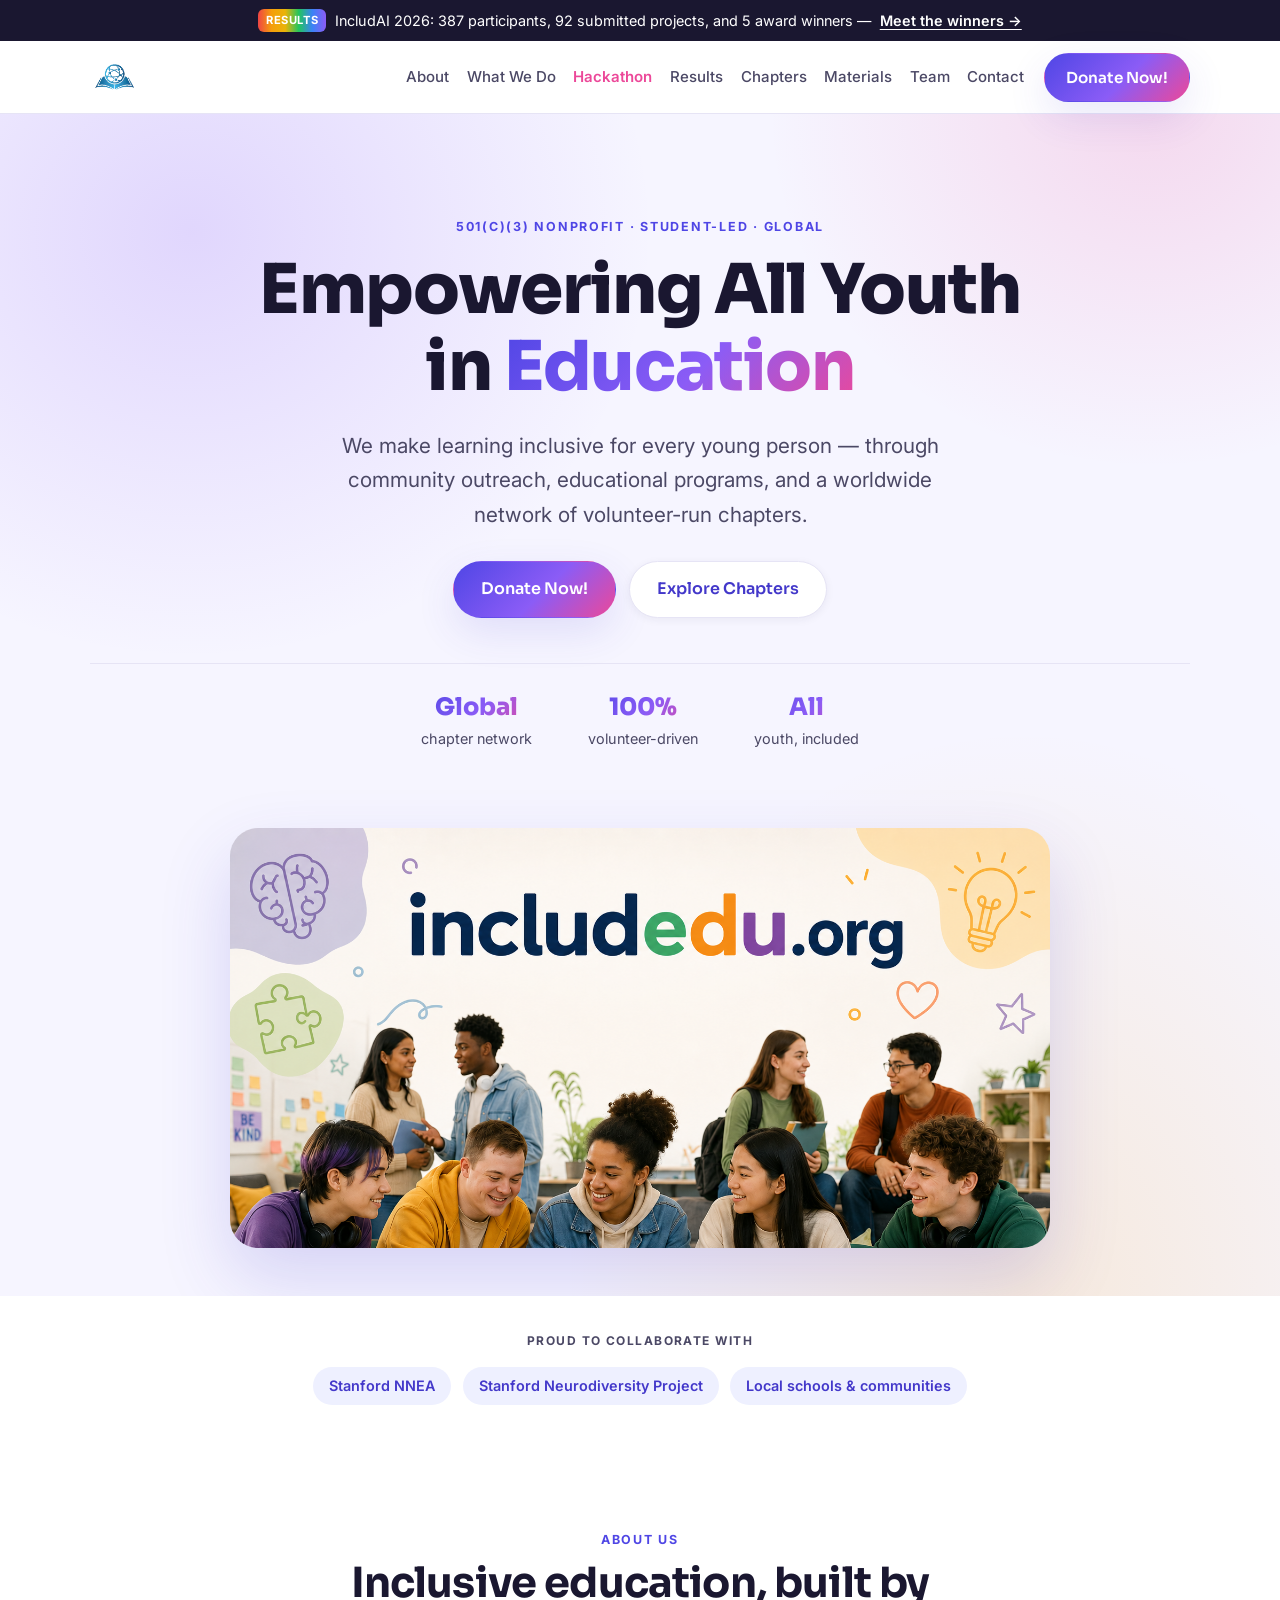
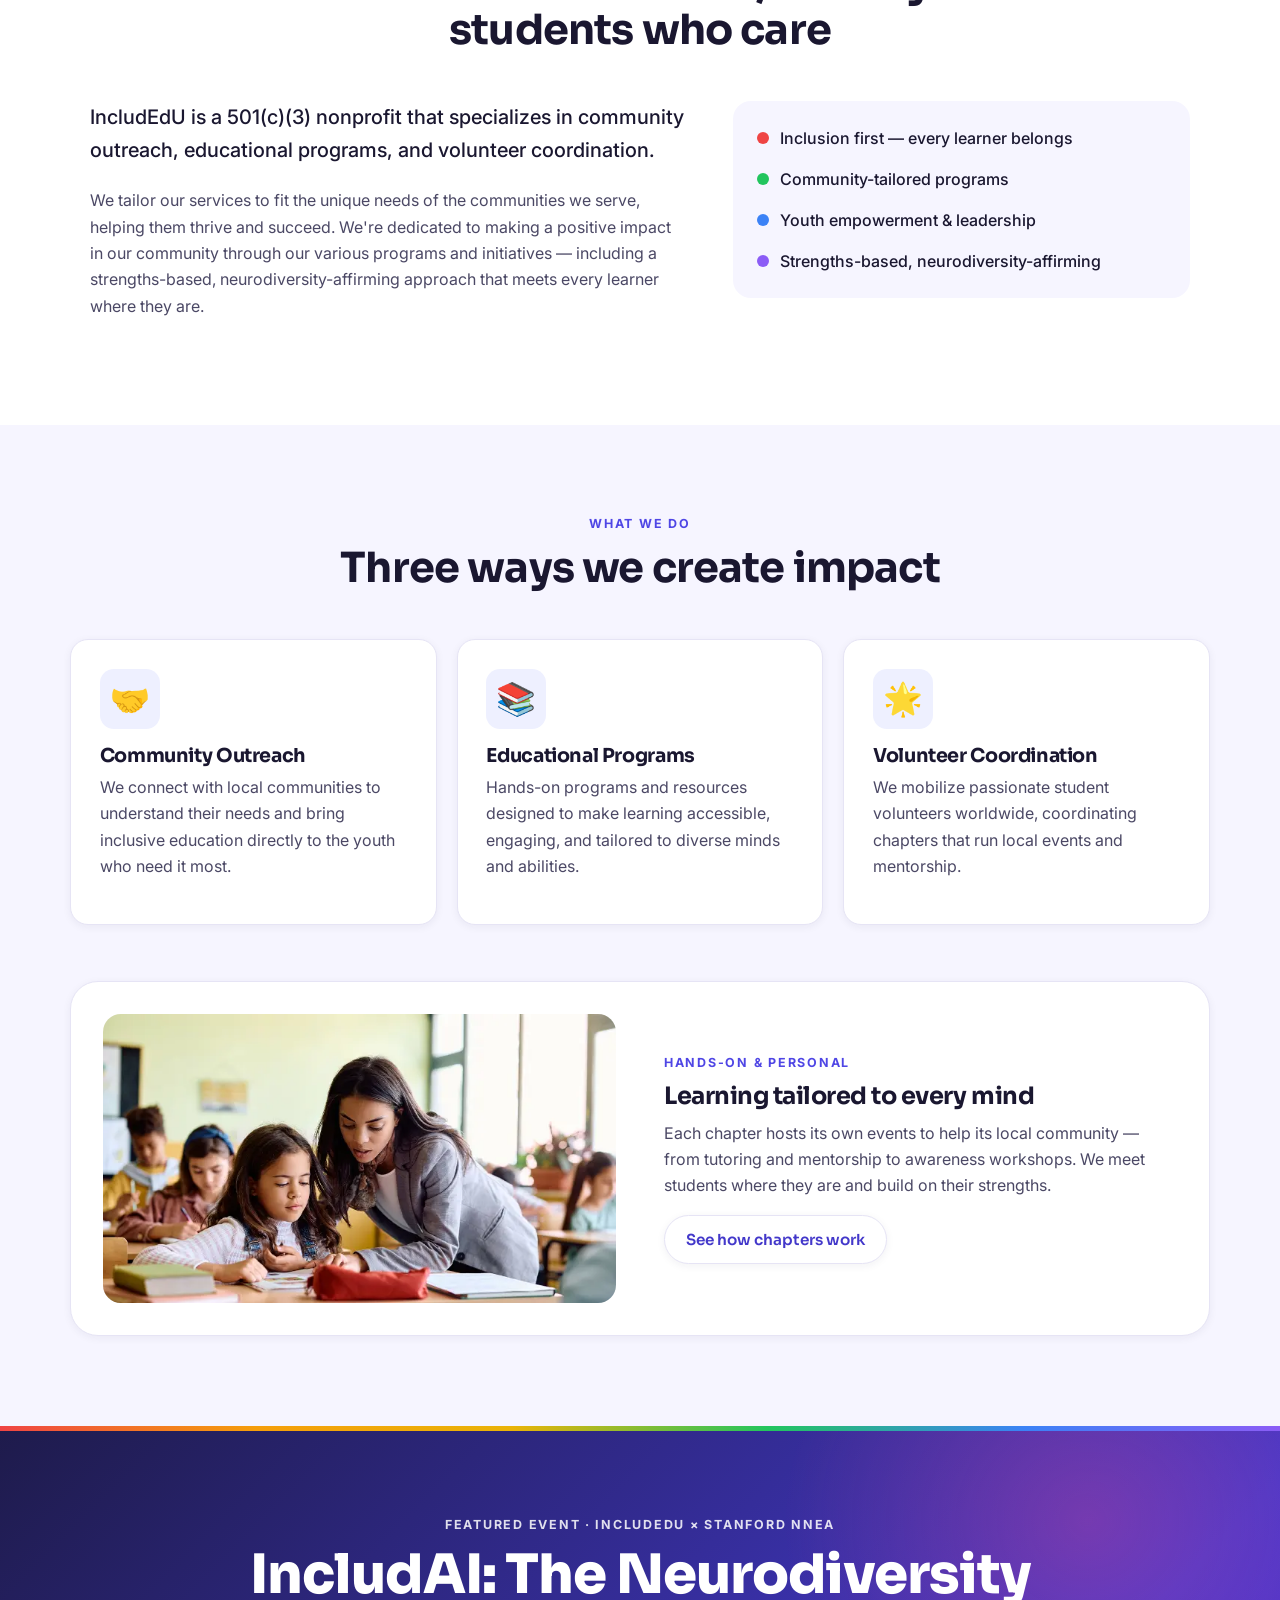
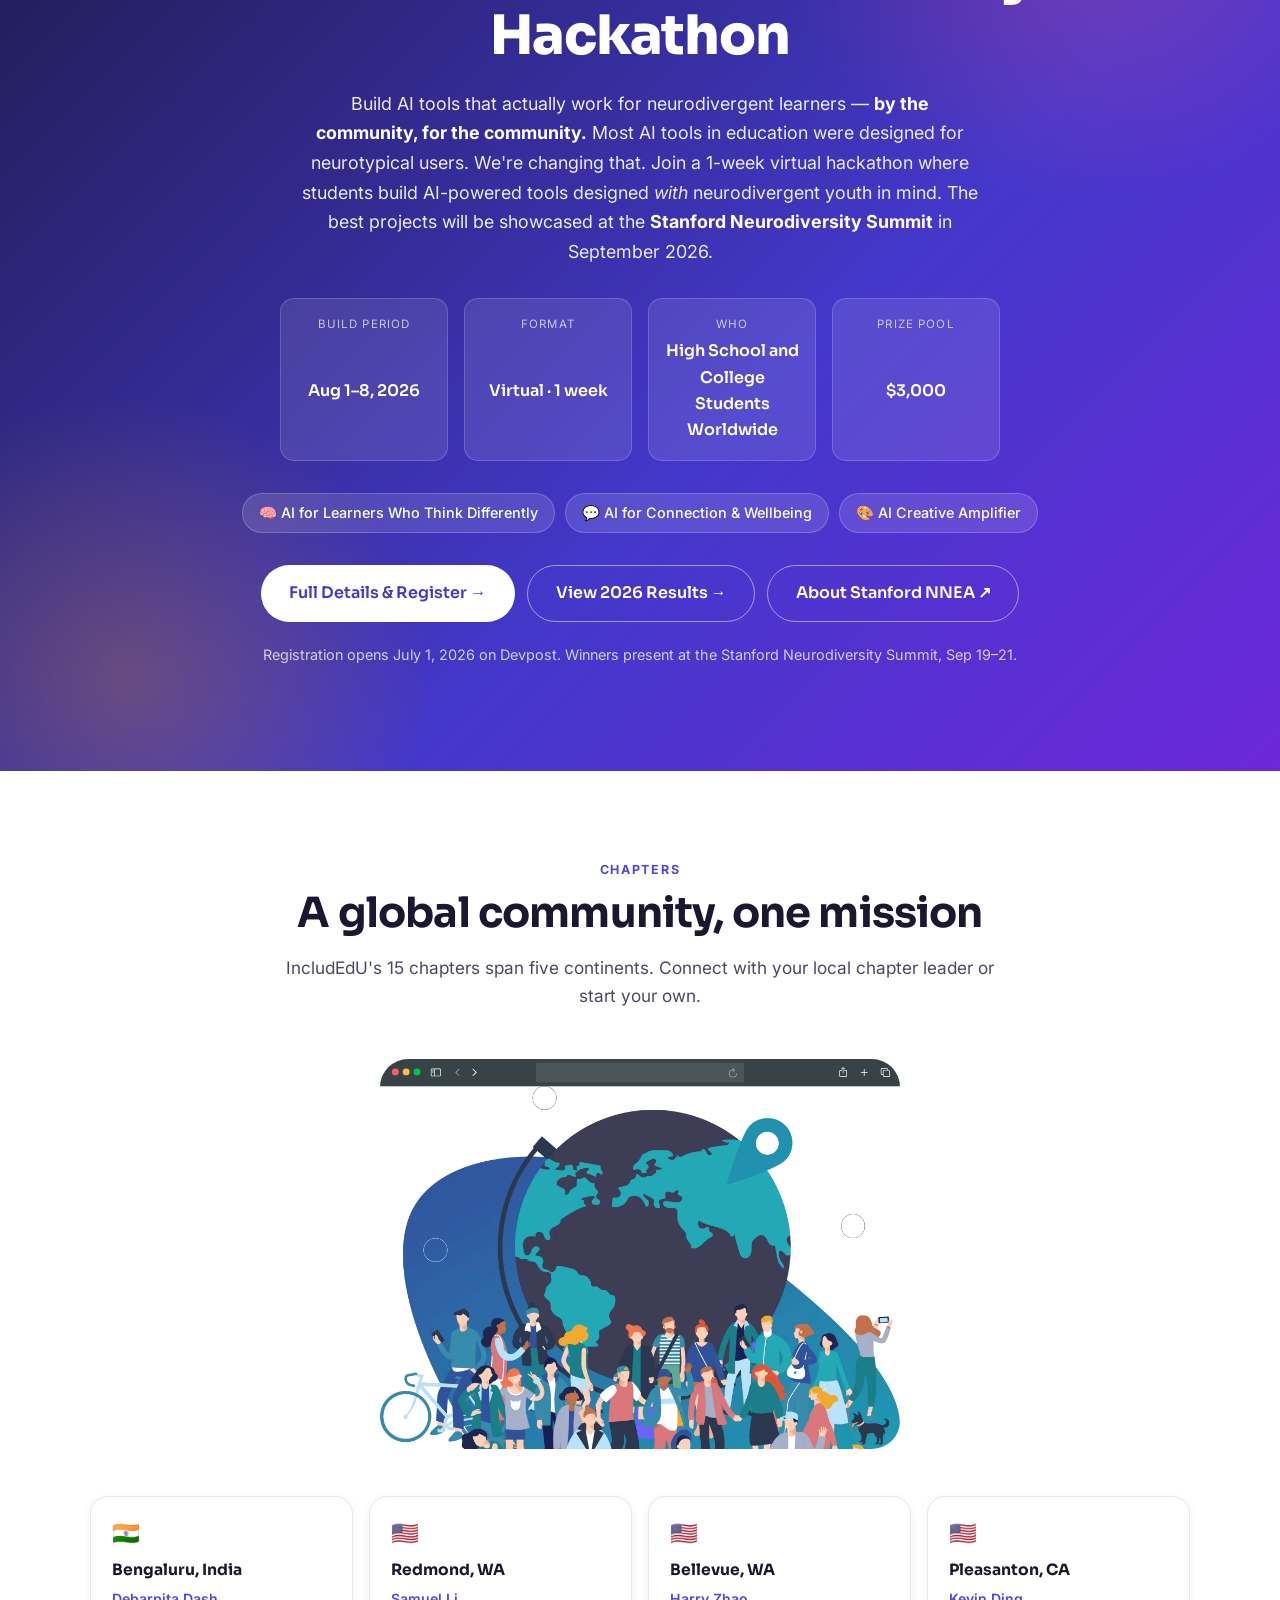
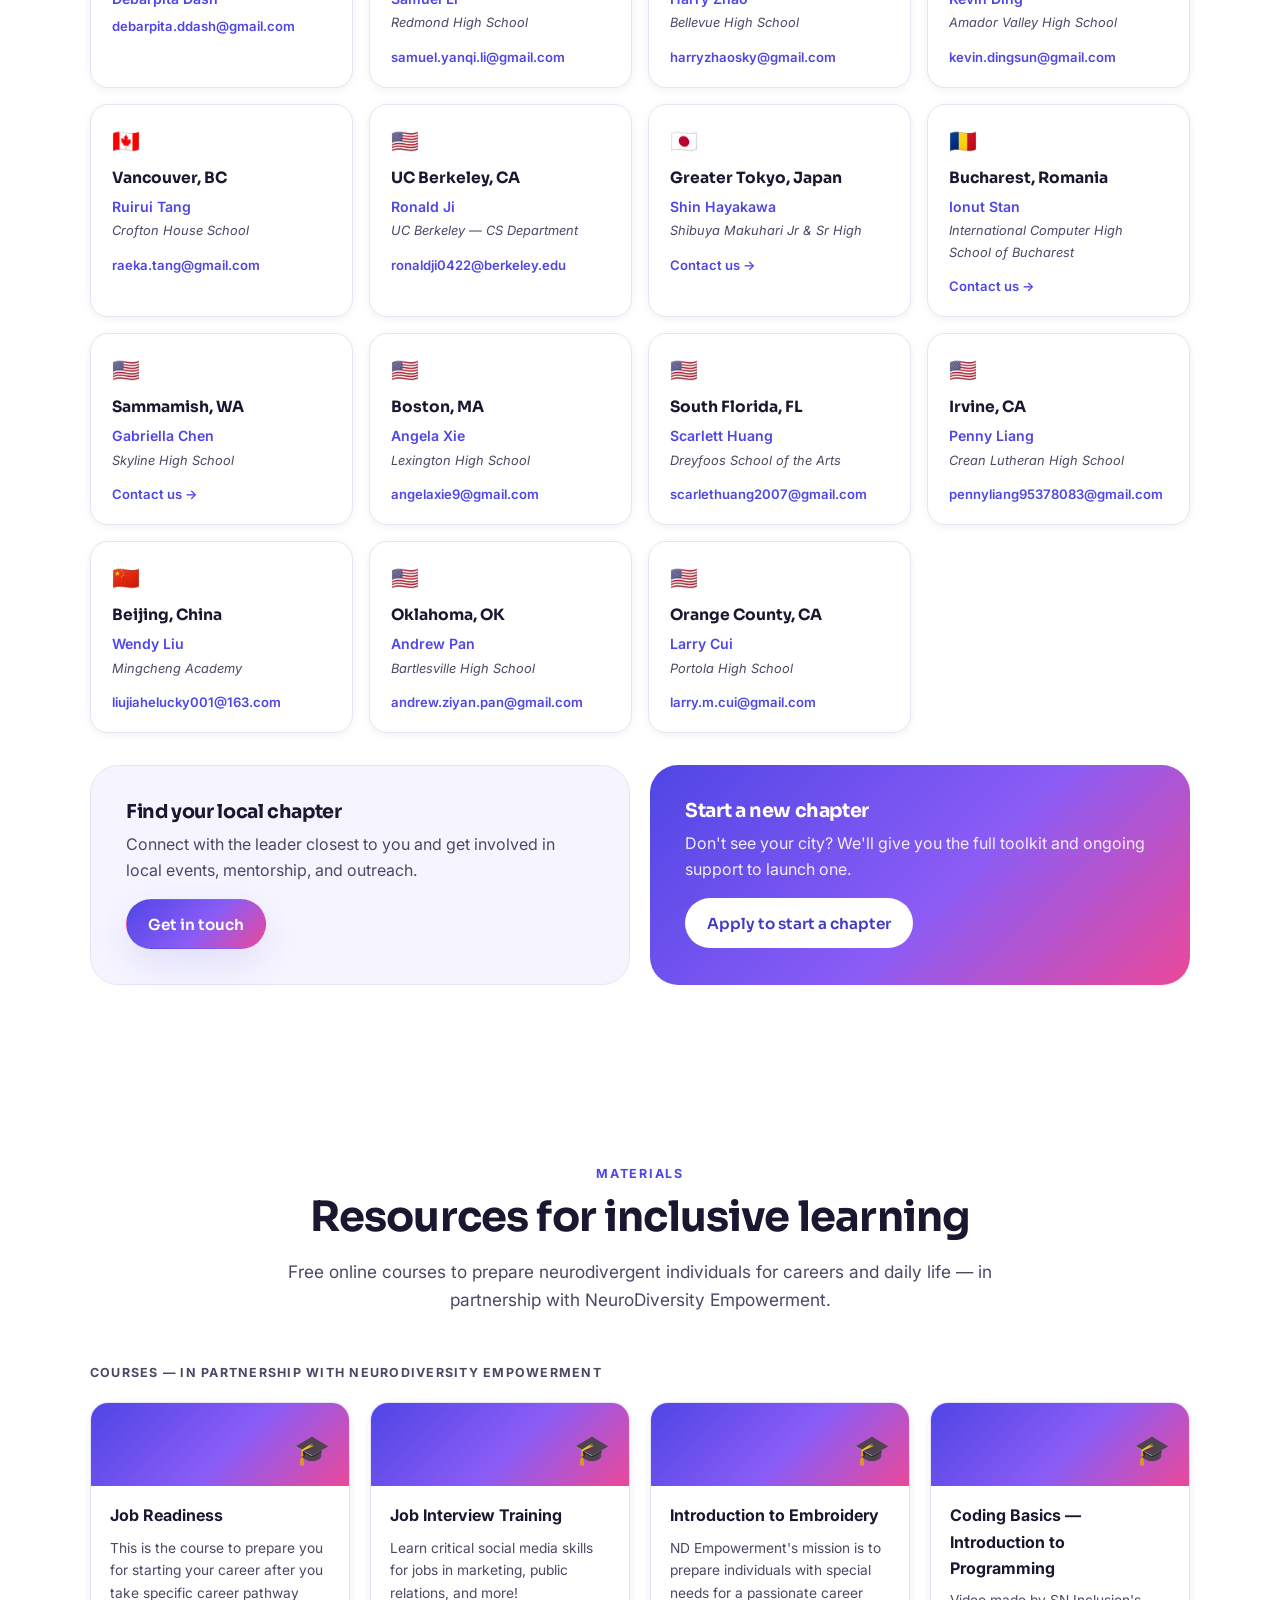
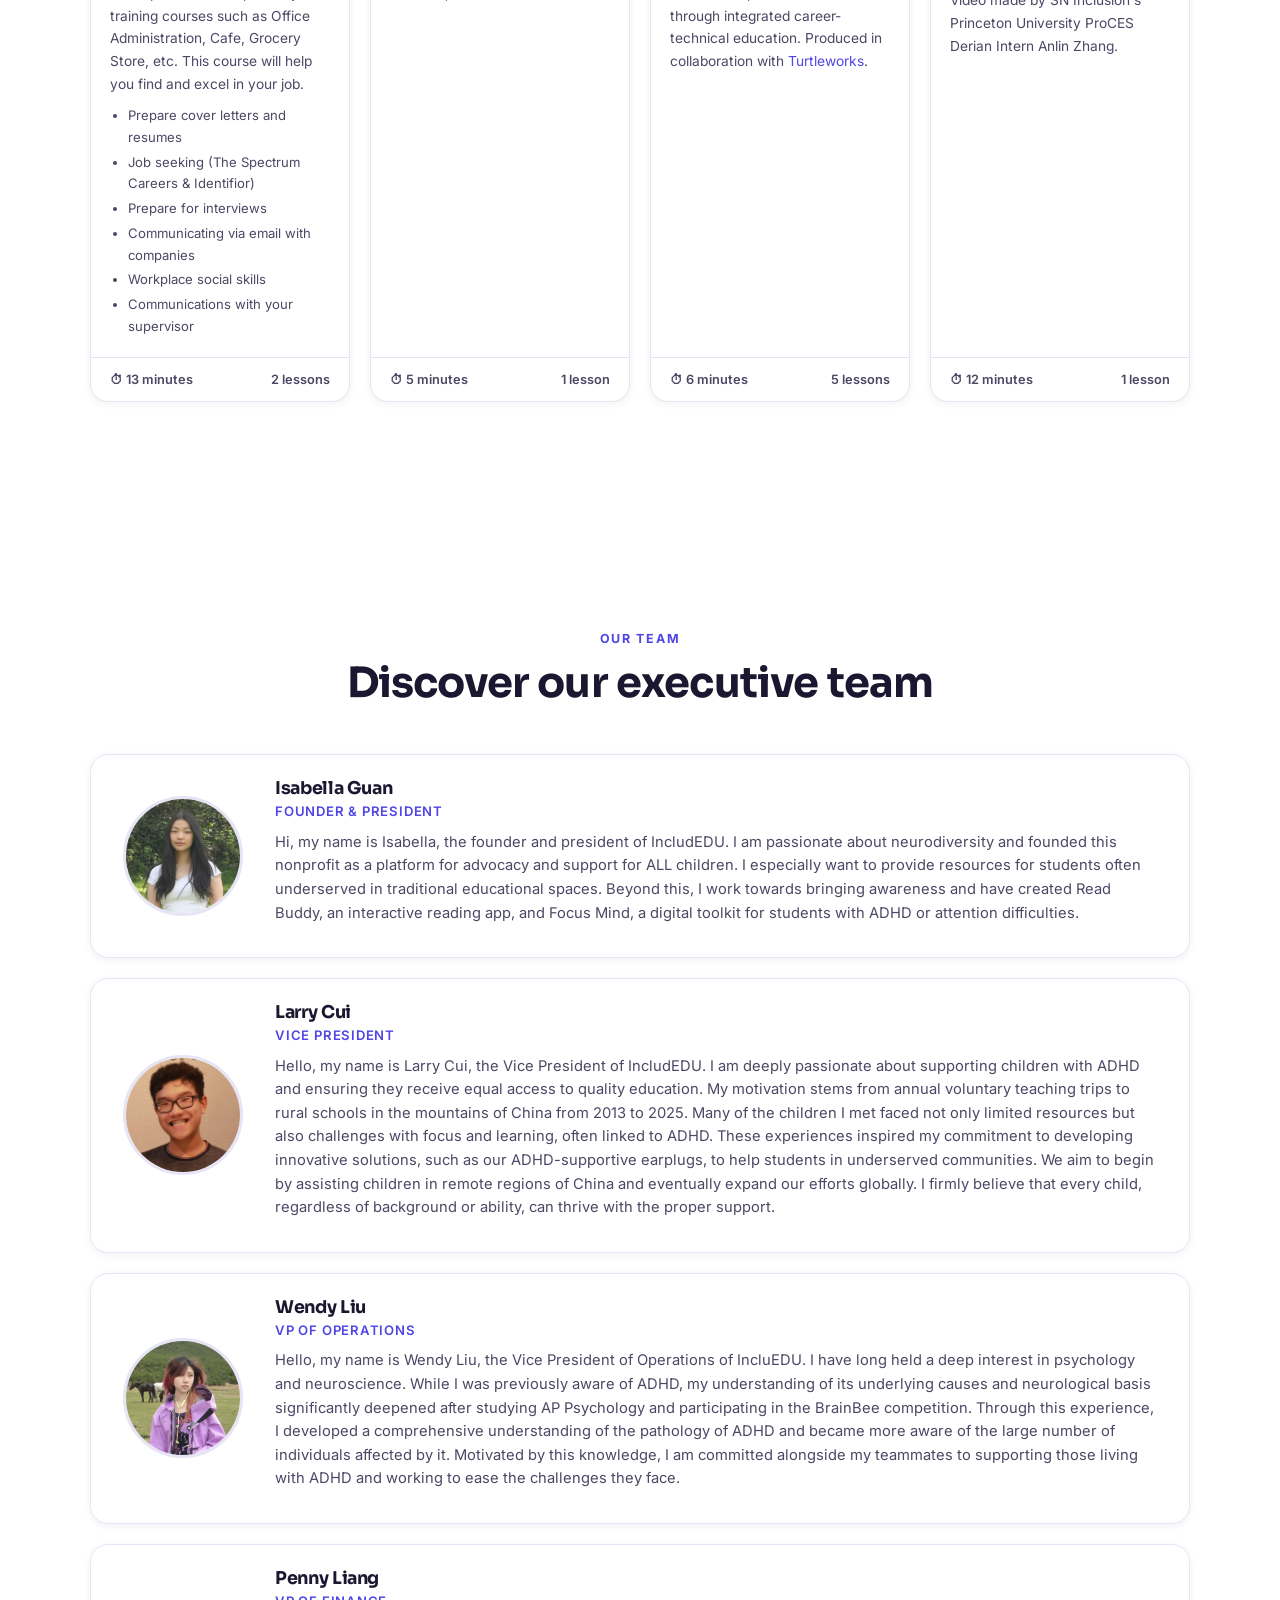
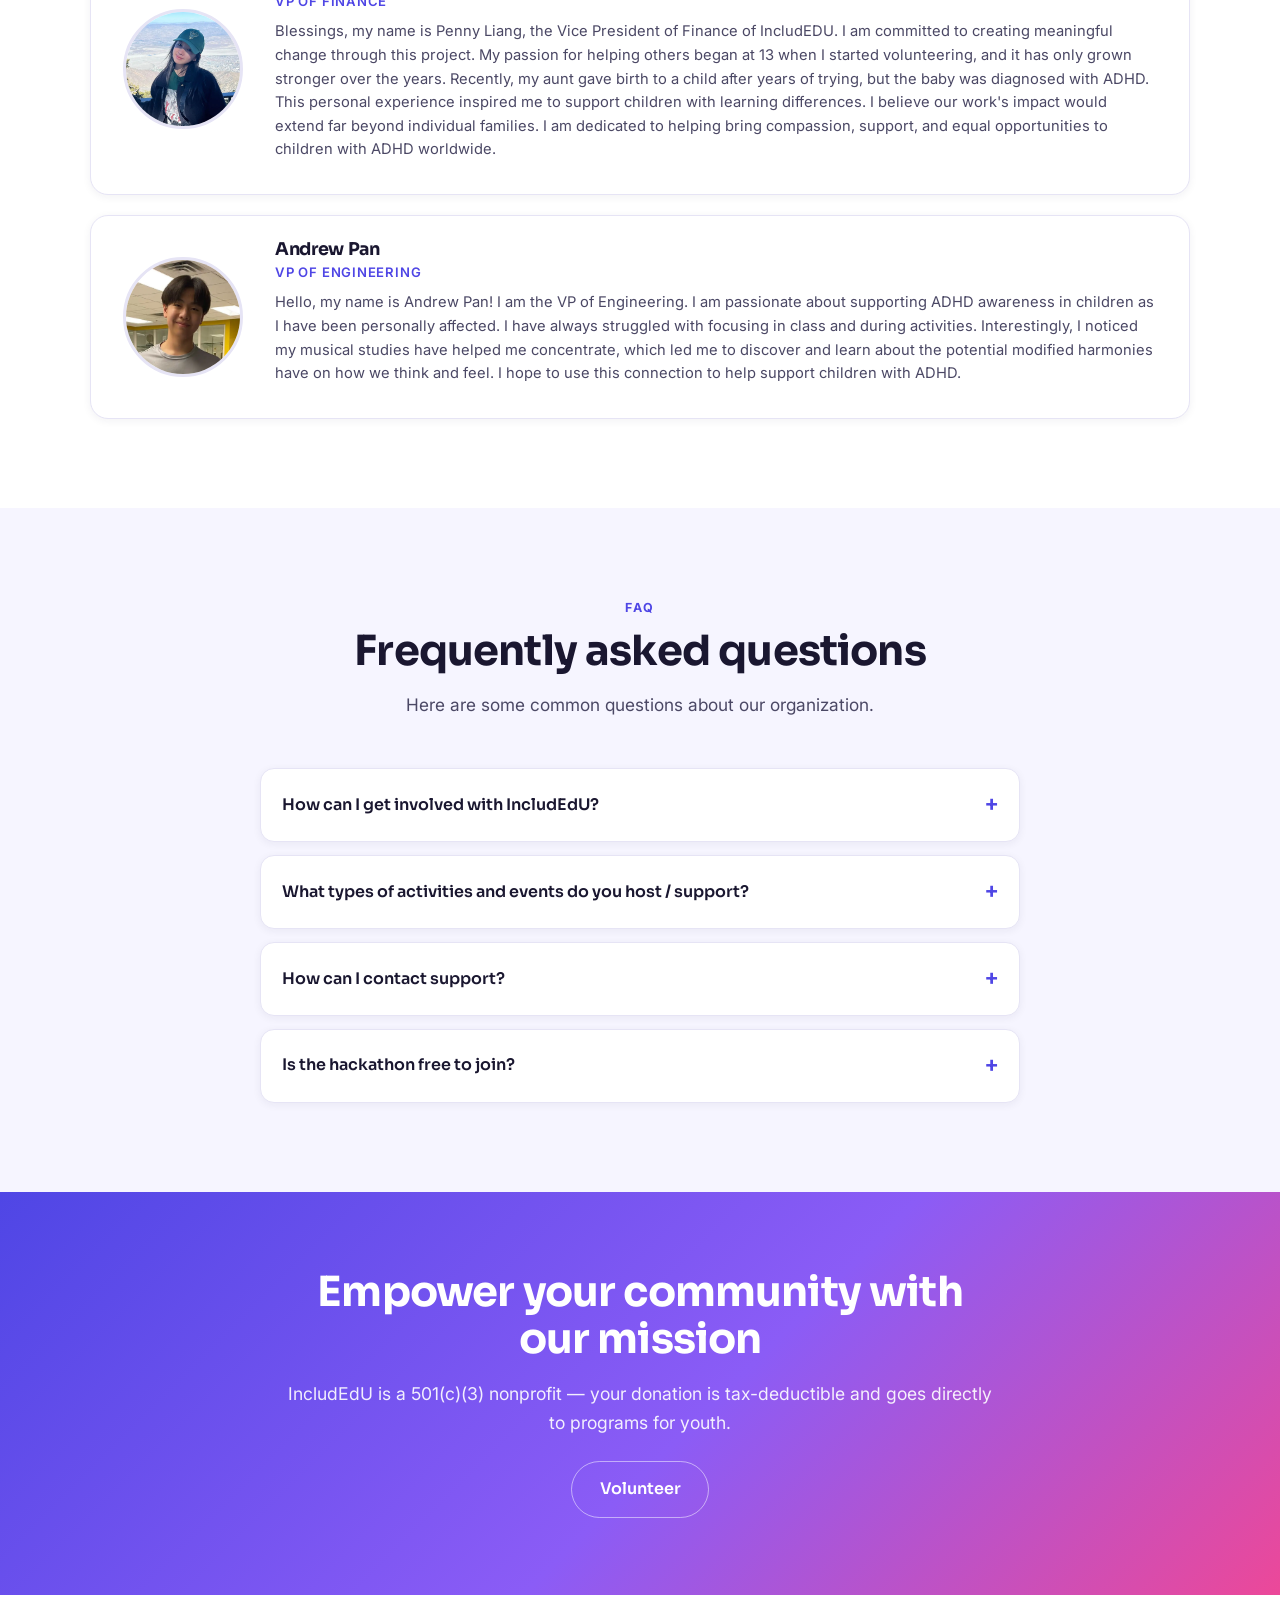
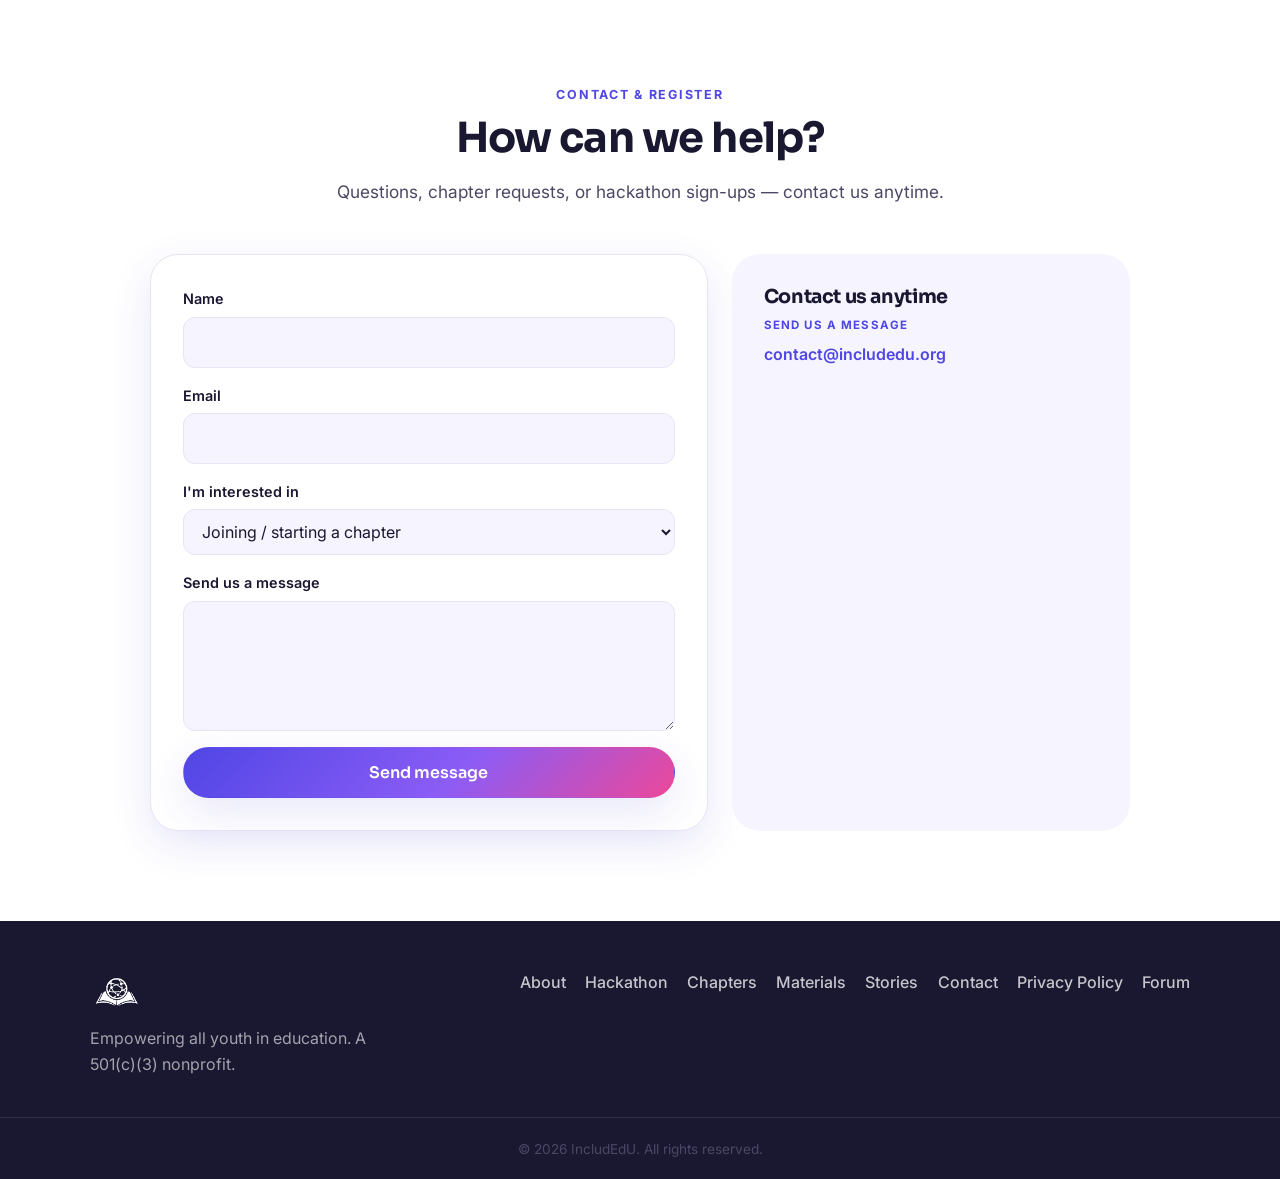
<file: index.html>
<!DOCTYPE html>
<html lang="en">
<head>
  <meta charset="UTF-8" />
  <meta name="viewport" content="width=device-width, initial-scale=1.0" />
  <title>IncludEdU — Empowering All Youth in Education</title>
  <meta name="description" content="IncludEdU is a 501(c)(3) nonprofit empowering all youth in education through community outreach, educational programs, and volunteer coordination — with a global network of chapters." />

  <meta property="og:title" content="IncludEdU — Empowering All Youth in Education" />
  <meta property="og:description" content="A global, student-led nonprofit making education inclusive for every young person." />
  <meta property="og:type" content="website" />
  <meta property="og:url" content="https://includedu.org" />
  <meta property="og:image" content="assets/images/community-1.JPG" />

  <link rel="icon" href="assets/images/logo.webp" />
  <link rel="preconnect" href="https://fonts.googleapis.com" />
  <link rel="preconnect" href="https://fonts.gstatic.com" crossorigin />
  <link href="https://fonts.googleapis.com/css2?family=Sora:wght@500;600;700;800&family=Inter:wght@400;500;600&display=swap" rel="stylesheet" />
  <link rel="stylesheet" href="styles.css" />
  <script src="https://www.paypal.com/sdk/js?client-id=BAAbmSgUeA83ATbTmUSrTEIp5OONu2pQnMrORvrC8k4h0whl_pBpgbTE56Fk4F6t4h45Lhdk_jB-3VtGbk&components=hosted-buttons&enable-funding=venmo&currency=USD" defer></script>
</head>
<body>
  <a class="skip-link" href="#main">Skip to content</a>

  <!-- Announcement bar -->
  <div class="announce" role="region" aria-label="Announcement">
    <div class="announce__inner">
      <span class="announce__tag">Results</span>
      <span>IncludAI 2026: 387 participants, 92 submitted projects, and 5 award winners —</span>
      <a href="includai-results.html">Meet the winners →</a>
    </div>
  </div>

  <!-- Navigation -->
  <header class="nav" id="top">
    <div class="nav__inner">
      <a class="brand" href="#top" aria-label="IncludEdU home">
        <img class="brand__logo" src="assets/images/logo.webp" alt="IncludEdU logo" width="110" height="46" />
      </a>

      <nav class="nav__links" aria-label="Primary">
        <a href="#about">About</a>
        <a href="#what">What We Do</a>
        <a href="#hackathon" class="is-highlight">Hackathon</a>
        <a href="includai-results.html">Results</a>
        <a href="#chapters">Chapters</a>
        <a href="#materials">Materials</a>
        <a href="#team">Team</a>
        <a href="#contact">Contact</a>
      </nav>

      <div class="nav__cta">
        <a class="btn btn--primary" href="#donate">Donate Now!</a>
        <button class="nav__toggle" aria-label="Toggle menu" aria-expanded="false">
          <span></span><span></span><span></span>
        </button>
      </div>
    </div>
  </header>

  <main id="main">
    <!-- Hero -->
    <section class="hero">
      <div class="hero__bg" aria-hidden="true"></div>
      <div class="hero__inner reveal">
        <p class="eyebrow">501(c)(3) nonprofit · Student-led · Global</p>
        <h1 class="hero__title">Empowering All Youth<br />in <span class="grad-text">Education</span></h1>
        <p class="hero__sub">
          We make learning inclusive for every young person — through community outreach,
          educational programs, and a worldwide network of volunteer-run chapters.
        </p>
        <div class="hero__actions">
          <a class="btn btn--primary btn--lg" href="#donate">Donate Now!</a>
          <a class="btn btn--ghost btn--lg" href="#chapters">Explore Chapters</a>
        </div>
        <dl class="hero__stats">
          <div><dt>Global</dt><dd>chapter network</dd></div>
          <div><dt>100%</dt><dd>volunteer-driven</dd></div>
          <div><dt>All</dt><dd>youth, included</dd></div>
        </dl>
      </div>

      <div class="hero__photo reveal">
        <img src="assets/images/hero-banner.png" alt="IncludEdU — Learn. Understand. Empower." loading="lazy" />
      </div>
    </section>

    <!-- Partner / trust strip -->
    <section class="partners" aria-label="Partners">
      <p>Proud to collaborate with</p>
      <div class="partners__list">
        <span class="partner-pill">Stanford NNEA</span>
        <span class="partner-pill">Stanford Neurodiversity Project</span>
        <span class="partner-pill">Local schools &amp; communities</span>
      </div>
    </section>

    <!-- About -->
    <section class="section" id="about">
      <div class="section__head reveal">
        <p class="eyebrow">About Us</p>
        <h2>Inclusive education, built by students who care</h2>
      </div>
      <div class="about__grid">
        <div class="reveal">
          <p class="lead">
            IncludEdU is a 501(c)(3) nonprofit that specializes in community outreach,
            educational programs, and volunteer coordination.
          </p>
          <p>
            We tailor our services to fit the unique needs of the communities we serve,
            helping them thrive and succeed. We're dedicated to making a positive impact in our
            community through our various programs and initiatives — including a strengths-based,
            neurodiversity-affirming approach that meets every learner where they are.
          </p>
        </div>
        <ul class="about__values reveal">
          <li><span class="dot dot--a"></span> Inclusion first — every learner belongs</li>
          <li><span class="dot dot--b"></span> Community-tailored programs</li>
          <li><span class="dot dot--c"></span> Youth empowerment &amp; leadership</li>
          <li><span class="dot dot--d"></span> Strengths-based, neurodiversity-affirming</li>
        </ul>
      </div>
    </section>

    <!-- What we do -->
    <section class="section section--tint" id="what">
      <div class="section__head reveal">
        <p class="eyebrow">What We Do</p>
        <h2>Three ways we create impact</h2>
      </div>
      <div class="cards">
        <article class="card reveal">
          <div class="card__icon" aria-hidden="true">🤝</div>
          <h3>Community Outreach</h3>
          <p>We connect with local communities to understand their needs and bring inclusive education directly to the youth who need it most.</p>
        </article>
        <article class="card reveal">
          <div class="card__icon" aria-hidden="true">📚</div>
          <h3>Educational Programs</h3>
          <p>Hands-on programs and resources designed to make learning accessible, engaging, and tailored to diverse minds and abilities.</p>
        </article>
        <article class="card reveal">
          <div class="card__icon" aria-hidden="true">🌟</div>
          <h3>Volunteer Coordination</h3>
          <p>We mobilize passionate student volunteers worldwide, coordinating chapters that run local events and mentorship.</p>
        </article>
      </div>

      <!-- Feature: image + text -->
      <div class="feature reveal">
        <div class="feature__media">
          <img src="assets/images/teacher-student.webp" alt="A teacher helping a student one-on-one" loading="lazy" />
        </div>
        <div class="feature__body">
          <p class="eyebrow">Hands-on &amp; personal</p>
          <h3>Learning tailored to every mind</h3>
          <p>Each chapter hosts its own events to help its local community — from tutoring and mentorship to awareness workshops. We meet students where they are and build on their strengths.</p>
          <a class="btn btn--ghost" href="#chapters">See how chapters work</a>
        </div>
      </div>
    </section>

    <!-- HACKATHON FEATURE -->
    <section class="hackathon" id="hackathon">
      <div class="hackathon__glow" aria-hidden="true"></div>
      <div class="hackathon__inner reveal">
        <p class="eyebrow eyebrow--light">Featured Event · IncludEdU × Stanford NNEA</p>
        <h2 class="hackathon__title">IncludAI: The Neurodiversity Hackathon</h2>
        <p class="hackathon__sub">
          Build AI tools that actually work for neurodivergent learners — <strong>by the community, for the community.</strong>
          Most AI tools in education were designed for neurotypical users. We're changing that.
          Join a 1-week virtual hackathon where students build AI-powered tools designed <em>with</em> neurodivergent youth in mind.
          The best projects will be showcased at the <strong>Stanford Neurodiversity Summit</strong> in September 2026.
        </p>

        <div class="hackathon__meta">
          <div class="meta-item"><span class="meta-item__label">Build Period</span><span class="meta-item__value">Aug 1–8, 2026</span></div>
          <div class="meta-item"><span class="meta-item__label">Format</span><span class="meta-item__value">Virtual · 1 week</span></div>
          <div class="meta-item"><span class="meta-item__label">Who</span><span class="meta-item__value">High School and College Students Worldwide</span></div>
          <div class="meta-item"><span class="meta-item__label">Prize Pool</span><span class="meta-item__value">$3,000</span></div>
        </div>

        <div class="hackathon__tracks">
          <span class="track">🧠 AI for Learners Who Think Differently</span>
          <span class="track">💬 AI for Connection &amp; Wellbeing</span>
          <span class="track">🎨 AI Creative Amplifier</span>
        </div>

        <div class="hackathon__actions">
          <a class="btn btn--light btn--lg" href="hackathon.html">Full Details &amp; Register →</a>
          <a class="btn btn--outline-light btn--lg" href="includai-results.html">View 2026 Results →</a>
          <a class="btn btn--outline-light btn--lg" href="https://www.stanfordnnea.com/" target="_blank" rel="noopener">About Stanford NNEA ↗</a>
        </div>
        <p class="hackathon__note">Registration opens July 1, 2026 on Devpost. Winners present at the Stanford Neurodiversity Summit, Sep 19–21.</p>
      </div>
    </section>

    <!-- Chapters -->
    <section class="section" id="chapters">
      <div class="section__head reveal">
        <p class="eyebrow">Chapters</p>
        <h2>A global community, one mission</h2>
        <p class="section__lead">IncludEdU's 15 chapters span five continents. Connect with your local chapter leader or start your own.</p>
      </div>

      <div class="chapters__map-row reveal">
        <img src="assets/images/global-community.svg" alt="Illustration of a global community connected worldwide" loading="lazy" />
      </div>

      <div class="chapters__grid">
        <div class="chapter-card reveal">
          <div class="chapter-card__flag">🇮🇳</div>
          <p class="chapter-card__location">Bengaluru, India</p>
          <p class="chapter-card__leader">Debarpita Dash</p>
          <a class="chapter-card__contact" href="mailto:debarpita.ddash@gmail.com">debarpita.ddash@gmail.com</a>
        </div>
        <div class="chapter-card reveal">
          <div class="chapter-card__flag">🇺🇸</div>
          <p class="chapter-card__location">Redmond, WA</p>
          <p class="chapter-card__leader">Samuel Li</p>
          <p class="chapter-card__school">Redmond High School</p>
          <a class="chapter-card__contact" href="mailto:samuel.yanqi.li@gmail.com">samuel.yanqi.li@gmail.com</a>
        </div>
        <div class="chapter-card reveal">
          <div class="chapter-card__flag">🇺🇸</div>
          <p class="chapter-card__location">Bellevue, WA</p>
          <p class="chapter-card__leader">Harry Zhao</p>
          <p class="chapter-card__school">Bellevue High School</p>
          <a class="chapter-card__contact" href="mailto:harryzhaosky@gmail.com">harryzhaosky@gmail.com</a>
        </div>
        <div class="chapter-card reveal">
          <div class="chapter-card__flag">🇺🇸</div>
          <p class="chapter-card__location">Pleasanton, CA</p>
          <p class="chapter-card__leader">Kevin Ding</p>
          <p class="chapter-card__school">Amador Valley High School</p>
          <a class="chapter-card__contact" href="mailto:kevin.dingsun@gmail.com">kevin.dingsun@gmail.com</a>
        </div>
        <div class="chapter-card reveal">
          <div class="chapter-card__flag">🇨🇦</div>
          <p class="chapter-card__location">Vancouver, BC</p>
          <p class="chapter-card__leader">Ruirui Tang</p>
          <p class="chapter-card__school">Crofton House School</p>
          <a class="chapter-card__contact" href="mailto:raeka.tang@gmail.com">raeka.tang@gmail.com</a>
        </div>
        <div class="chapter-card reveal">
          <div class="chapter-card__flag">🇺🇸</div>
          <p class="chapter-card__location">UC Berkeley, CA</p>
          <p class="chapter-card__leader">Ronald Ji</p>
          <p class="chapter-card__school">UC Berkeley — CS Department</p>
          <a class="chapter-card__contact" href="mailto:ronaldji0422@berkeley.edu">ronaldji0422@berkeley.edu</a>
        </div>
        <div class="chapter-card reveal">
          <div class="chapter-card__flag">🇯🇵</div>
          <p class="chapter-card__location">Greater Tokyo, Japan</p>
          <p class="chapter-card__leader">Shin Hayakawa</p>
          <p class="chapter-card__school">Shibuya Makuhari Jr &amp; Sr High</p>
          <a class="chapter-card__contact" href="#contact">Contact us →</a>
        </div>
        <div class="chapter-card reveal">
          <div class="chapter-card__flag">🇷🇴</div>
          <p class="chapter-card__location">Bucharest, Romania</p>
          <p class="chapter-card__leader">Ionut Stan</p>
          <p class="chapter-card__school">International Computer High School of Bucharest</p>
          <a class="chapter-card__contact" href="#contact">Contact us →</a>
        </div>
        <div class="chapter-card reveal">
          <div class="chapter-card__flag">🇺🇸</div>
          <p class="chapter-card__location">Sammamish, WA</p>
          <p class="chapter-card__leader">Gabriella Chen</p>
          <p class="chapter-card__school">Skyline High School</p>
          <a class="chapter-card__contact" href="#contact">Contact us →</a>
        </div>
        <div class="chapter-card reveal">
          <div class="chapter-card__flag">🇺🇸</div>
          <p class="chapter-card__location">Boston, MA</p>
          <p class="chapter-card__leader">Angela Xie</p>
          <p class="chapter-card__school">Lexington High School</p>
          <a class="chapter-card__contact" href="mailto:angelaxie9@gmail.com">angelaxie9@gmail.com</a>
        </div>
        <div class="chapter-card reveal">
          <div class="chapter-card__flag">🇺🇸</div>
          <p class="chapter-card__location">South Florida, FL</p>
          <p class="chapter-card__leader">Scarlett Huang</p>
          <p class="chapter-card__school">Dreyfoos School of the Arts</p>
          <a class="chapter-card__contact" href="mailto:scarlethuang2007@gmail.com">scarlethuang2007@gmail.com</a>
        </div>
        <div class="chapter-card reveal">
          <div class="chapter-card__flag">🇺🇸</div>
          <p class="chapter-card__location">Irvine, CA</p>
          <p class="chapter-card__leader">Penny Liang</p>
          <p class="chapter-card__school">Crean Lutheran High School</p>
          <a class="chapter-card__contact" href="mailto:pennyliang95378083@gmail.com">pennyliang95378083@gmail.com</a>
        </div>
        <div class="chapter-card reveal">
          <div class="chapter-card__flag">🇨🇳</div>
          <p class="chapter-card__location">Beijing, China</p>
          <p class="chapter-card__leader">Wendy Liu</p>
          <p class="chapter-card__school">Mingcheng Academy</p>
          <a class="chapter-card__contact" href="mailto:liujiahelucky001@163.com">liujiahelucky001@163.com</a>
        </div>
        <div class="chapter-card reveal">
          <div class="chapter-card__flag">🇺🇸</div>
          <p class="chapter-card__location">Oklahoma, OK</p>
          <p class="chapter-card__leader">Andrew Pan</p>
          <p class="chapter-card__school">Bartlesville High School</p>
          <a class="chapter-card__contact" href="mailto:andrew.ziyan.pan@gmail.com">andrew.ziyan.pan@gmail.com</a>
        </div>
        <div class="chapter-card reveal">
          <div class="chapter-card__flag">🇺🇸</div>
          <p class="chapter-card__location">Orange County, CA</p>
          <p class="chapter-card__leader">Larry Cui</p>
          <p class="chapter-card__school">Portola High School</p>
          <a class="chapter-card__contact" href="mailto:larry.m.cui@gmail.com">larry.m.cui@gmail.com</a>
        </div>
      </div>

      <div class="split chapters__cta-row">
        <div class="split__panel reveal">
          <h3>Find your local chapter</h3>
          <p>Connect with the leader closest to you and get involved in local events, mentorship, and outreach.</p>
          <a class="btn btn--primary" href="#contact">Get in touch</a>
        </div>
        <div class="split__panel split__panel--alt reveal">
          <h3>Start a new chapter</h3>
          <p>Don't see your city? We'll give you the full toolkit and ongoing support to launch one.</p>
          <a class="btn btn--light" href="#contact">Apply to start a chapter</a>
        </div>
      </div>
    </section>


    <!-- Materials -->
    <section class="section" id="materials">
      <div class="section__head reveal">
        <p class="eyebrow">Materials</p>
        <h2>Resources for inclusive learning</h2>
        <p class="section__lead">Free online courses to prepare neurodivergent individuals for careers and daily life — in partnership with NeuroDiversity Empowerment.</p>
      </div>

      <div class="materials__group">
        <p class="materials__group-title">Courses — in partnership with NeuroDiversity Empowerment</p>
        <div class="courses-grid">

          <div class="course-card reveal">
            <div class="course-card__top">
              <span class="course-card__icon">🎓</span>
            </div>
            <div class="course-card__body">
              <h4><a href="https://ndempowerment.org/slides/job-readiness-1" target="_blank" rel="noopener">Job Readiness</a></h4>
              <p>This is the course to prepare you for starting your career after you take specific career pathway training courses such as Office Administration, Cafe, Grocery Store, etc. This course will help you find and excel in your job.</p>
              <ul class="course-card__topics">
                <li>Prepare cover letters and resumes</li>
                <li>Job seeking (The Spectrum Careers &amp; Identifior)</li>
                <li>Prepare for interviews</li>
                <li>Communicating via email with companies</li>
                <li>Workplace social skills</li>
                <li>Communications with your supervisor</li>
              </ul>
            </div>
            <div class="course-card__footer">
              <span>⏱ 13 minutes</span>
              <span>2 lessons</span>
            </div>
          </div>

          <div class="course-card reveal">
            <div class="course-card__top">
              <span class="course-card__icon">🎓</span>
            </div>
            <div class="course-card__body">
              <h4><a href="https://ndempowerment.org/slides/job-interview-training-2" target="_blank" rel="noopener">Job Interview Training</a></h4>
              <p>Learn critical social media skills for jobs in marketing, public relations, and more!</p>
            </div>
            <div class="course-card__footer">
              <span>⏱ 5 minutes</span>
              <span>1 lesson</span>
            </div>
          </div>

          <div class="course-card reveal">
            <div class="course-card__top">
              <span class="course-card__icon">🎓</span>
            </div>
            <div class="course-card__body">
              <h4><a href="https://ndempowerment.org/slides/introduction-to-embroidery-course-3" target="_blank" rel="noopener">Introduction to Embroidery</a></h4>
              <p>ND Empowerment's mission is to prepare individuals with special needs for a passionate career through integrated career-technical education. Produced in collaboration with <a href="https://www.turtleworks.co/" target="_blank" rel="noopener">Turtleworks</a>.</p>
            </div>
            <div class="course-card__footer">
              <span>⏱ 6 minutes</span>
              <span>5 lessons</span>
            </div>
          </div>

          <div class="course-card reveal">
            <div class="course-card__top">
              <span class="course-card__icon">🎓</span>
            </div>
            <div class="course-card__body">
              <h4><a href="https://ndempowerment.org/slides/coding-basics-introduction-to-programming-4" target="_blank" rel="noopener">Coding Basics — Introduction to Programming</a></h4>
              <p>Video made by SN Inclusion's Princeton University ProCES Derian Intern Anlin Zhang.</p>
            </div>
            <div class="course-card__footer">
              <span>⏱ 12 minutes</span>
              <span>1 lesson</span>
            </div>
          </div>

        </div>
      </div>
    </section>


    <!-- Team -->
    <section class="section" id="team">
      <div class="section__head reveal">
        <p class="eyebrow">Our Team</p>
        <h2>Discover our executive team</h2>
      </div>
      <ul class="team">
        <li class="member reveal">
          <img class="member__photo" src="assets/images/team/isabella.webp" alt="Isabella Guan" />
          <div class="member__body">
            <h3>Isabella Guan</h3>
            <p class="member__role">Founder &amp; President</p>
            <p class="member__bio">Hi, my name is Isabella, the founder and president of IncludEDU. I am passionate about neurodiversity and founded this nonprofit as a platform for advocacy and support for ALL children. I especially want to provide resources for students often underserved in traditional educational spaces. Beyond this, I work towards bringing awareness and have created Read Buddy, an interactive reading app, and Focus Mind, a digital toolkit for students with ADHD or attention difficulties. </p>
          </div>
        </li>
        <li class="member reveal">
          <img class="member__photo" src="assets/images/team/larry.webp" alt="Larry Cui" />
          <div class="member__body">
            <h3>Larry Cui</h3>
            <p class="member__role">Vice President</p>
            <p class="member__bio">Hello, my name is Larry Cui, the Vice President of IncludEDU. I am deeply passionate about supporting children with ADHD and ensuring they receive equal access to quality education. My motivation stems from annual voluntary teaching trips to rural schools in the mountains of China from 2013 to 2025. Many of the children I met faced not only limited resources but also challenges with focus and learning, often linked to ADHD. These experiences inspired my commitment to developing innovative solutions, such as our ADHD-supportive earplugs, to help students in underserved communities. We aim to begin by assisting children in remote regions of China and eventually expand our efforts globally. I firmly believe that every child, regardless of background or ability, can thrive with the proper support.</p>
          </div>
        </li>
        <li class="member reveal">
          <img class="member__photo" src="assets/images/team/wendy.webp" alt="Wendy Liu" />
          <div class="member__body">
            <h3>Wendy Liu</h3>
            <p class="member__role">VP of Operations</p>
            <p class="member__bio">Hello, my name is Wendy Liu, the Vice President of Operations of IncluEDU. I have long held a deep interest in psychology and neuroscience. While I was previously aware of ADHD, my understanding of its underlying causes and neurological basis significantly deepened after studying AP Psychology and participating in the BrainBee competition. Through this experience, I developed a comprehensive understanding of the pathology of ADHD and became more aware of the large number of individuals affected by it. Motivated by this knowledge, I am committed alongside my teammates to supporting those living with ADHD and working to ease the challenges they face.</p>
          </div>
        </li>
        <li class="member reveal">
          <img class="member__photo" src="assets/images/team/penny.webp" alt="Penny Liang" />
          <div class="member__body">
            <h3>Penny Liang</h3>
            <p class="member__role">VP of Finance</p>
            <p class="member__bio">Blessings, my name is Penny Liang, the Vice President of Finance of IncludEDU. I am committed to creating meaningful change through this project. My passion for helping others began at 13 when I started volunteering, and it has only grown stronger over the years. Recently, my aunt gave birth to a child after years of trying, but the baby was diagnosed with ADHD. This personal experience inspired me to support children with learning differences. I believe our work's impact would extend far beyond individual families. I am dedicated to helping bring compassion, support, and equal opportunities to children with ADHD worldwide.</p>
          </div>
        </li>
        <li class="member reveal">
          <img class="member__photo" src="assets/images/team/andrew.webp" alt="Andrew Pan" />
          <div class="member__body">
            <h3>Andrew Pan</h3>
            <p class="member__role">VP of Engineering</p>
            <p class="member__bio">Hello, my name is Andrew Pan! I am the VP of Engineering. I am passionate about supporting ADHD awareness in children as I have been personally affected. I have always struggled with focusing in class and during activities. Interestingly, I noticed my musical studies have helped me concentrate, which led me to discover and learn about the potential modified  harmonies have on how we think and feel. I hope to use this connection to help support children with ADHD.</p>
          </div>
        </li>
      </ul>
    </section>

    <!-- FAQ -->
    <section class="section section--tint" id="faq">
      <div class="section__head reveal">
        <p class="eyebrow">FAQ</p>
        <h2>Frequently asked questions</h2>
        <p class="section__lead">Here are some common questions about our organization.</p>
      </div>
      <div class="faq">
        <details class="reveal"><summary>How can I get involved with IncludEdU?</summary><p>Please use the join form to start your own chapter if you are interested. We also have various chapters already open, so feel free to contact us about joining or the chapter lead!</p></details>
        <details class="reveal"><summary>What types of activities and events do you host / support?</summary><p>Our organization specializes in community outreach, educational programs, and volunteer coordination. We tailor our services to fit the unique needs of the communities we serve, helping them thrive and succeed. Each chapter hosts their own events to help their local community.</p></details>
        <details class="reveal"><summary>How can I contact support?</summary><p>You can reach our support team by emailing contact@includedu.org, calling +1 (954) 605-3871, or using the contact form on our website. Our dedicated volunteers are available during business hours to assist with any inquiries or issues.</p></details>
        <details class="reveal"><summary>Is the hackathon free to join?</summary><p>Yes — the Neurodiversity Awareness Hackathon with Stanford NNEA is free and open to students and allies of all skill levels. Register your interest above to get updates.</p></details>
      </div>
    </section>

    <!-- Donate / Mission CTA -->
    <section class="cta" id="donate">
      <div class="cta__inner reveal">
        <h2>Empower your community with our mission</h2>
        <p>IncludEdU is a 501(c)(3) nonprofit — your donation is tax-deductible and goes directly to programs for youth.</p>
        <div class="donate__paypal">
          <div id="paypal-container-Y8AAMEU5UE37L"></div>
        </div>
        <div class="cta__actions">
          <a class="btn btn--outline-light btn--lg" href="#chapters">Volunteer</a>
        </div>
      </div>
    </section>

    <!-- Contact -->
    <section class="section" id="contact">
      <div class="section__head reveal">
        <p class="eyebrow">Contact &amp; Register</p>
        <h2>How can we help?</h2>
        <p class="section__lead">Questions, chapter requests, or hackathon sign-ups — contact us anytime.</p>
      </div>
      <div class="contact">
        <form class="contact__form reveal" id="register" action="https://formspree.io/f/mnjkjawg" method="POST">
          <div class="field"><label for="name">Name</label><input id="name" name="name" type="text" required /></div>
          <div class="field"><label for="email">Email</label><input id="email" name="email" type="email" required /></div>
          <div class="field"><label for="topic">I'm interested in</label>
            <select id="topic" name="topic">
              <option>Joining / starting a chapter</option>
              <option>The Neurodiversity Hackathon</option>
              <option>Volunteering</option>
              <option>Donating / partnering</option>
              <option>Something else</option>
            </select>
          </div>
          <div class="field"><label for="msg">Send us a message</label><textarea id="msg" name="message" rows="4"></textarea></div>
          <button class="btn btn--primary btn--lg" type="submit">Send message</button>
        </form>
        <aside class="contact__info reveal">
          <h3>Contact us anytime</h3>
          <p class="contact__label">Send us a message</p>
          <p><a href="mailto:contact@includedu.org">contact@includedu.org</a></p>
        </aside>
      </div>
    </section>
  </main>

  <footer class="footer">
    <div class="footer__inner">
      <div class="footer__brand">
        <img class="footer__logo" src="assets/images/logo.webp" alt="IncludEdU logo" width="120" height="50" />
        <p>Empowering all youth in education. A 501(c)(3) nonprofit.</p>
      </div>
      <nav class="footer__links" aria-label="Footer">
        <a href="#about">About</a><a href="#hackathon">Hackathon</a><a href="#chapters">Chapters</a>
        <a href="#materials">Materials</a><a href="#stories">Stories</a><a href="#contact">Contact</a>
        <a href="https://www.includedu.org/privacy" target="_blank" rel="noopener">Privacy Policy</a>
        <a href="https://www.includedu.org/forum" target="_blank" rel="noopener">Forum</a>
      </nav>
    </div>
    <p class="footer__legal">© <span id="year">2026</span> IncludEdU. All rights reserved.</p>
  </footer>

  <script src="script.js"></script>
  <script>
    window.addEventListener('load', function () {
      if (window.paypal) {
        paypal.HostedButtons({ hostedButtonId: "Y8AAMEU5UE37L" })
          .render("#paypal-container-Y8AAMEU5UE37L");
      }
    });
  </script>
</body>
</html>
</file>
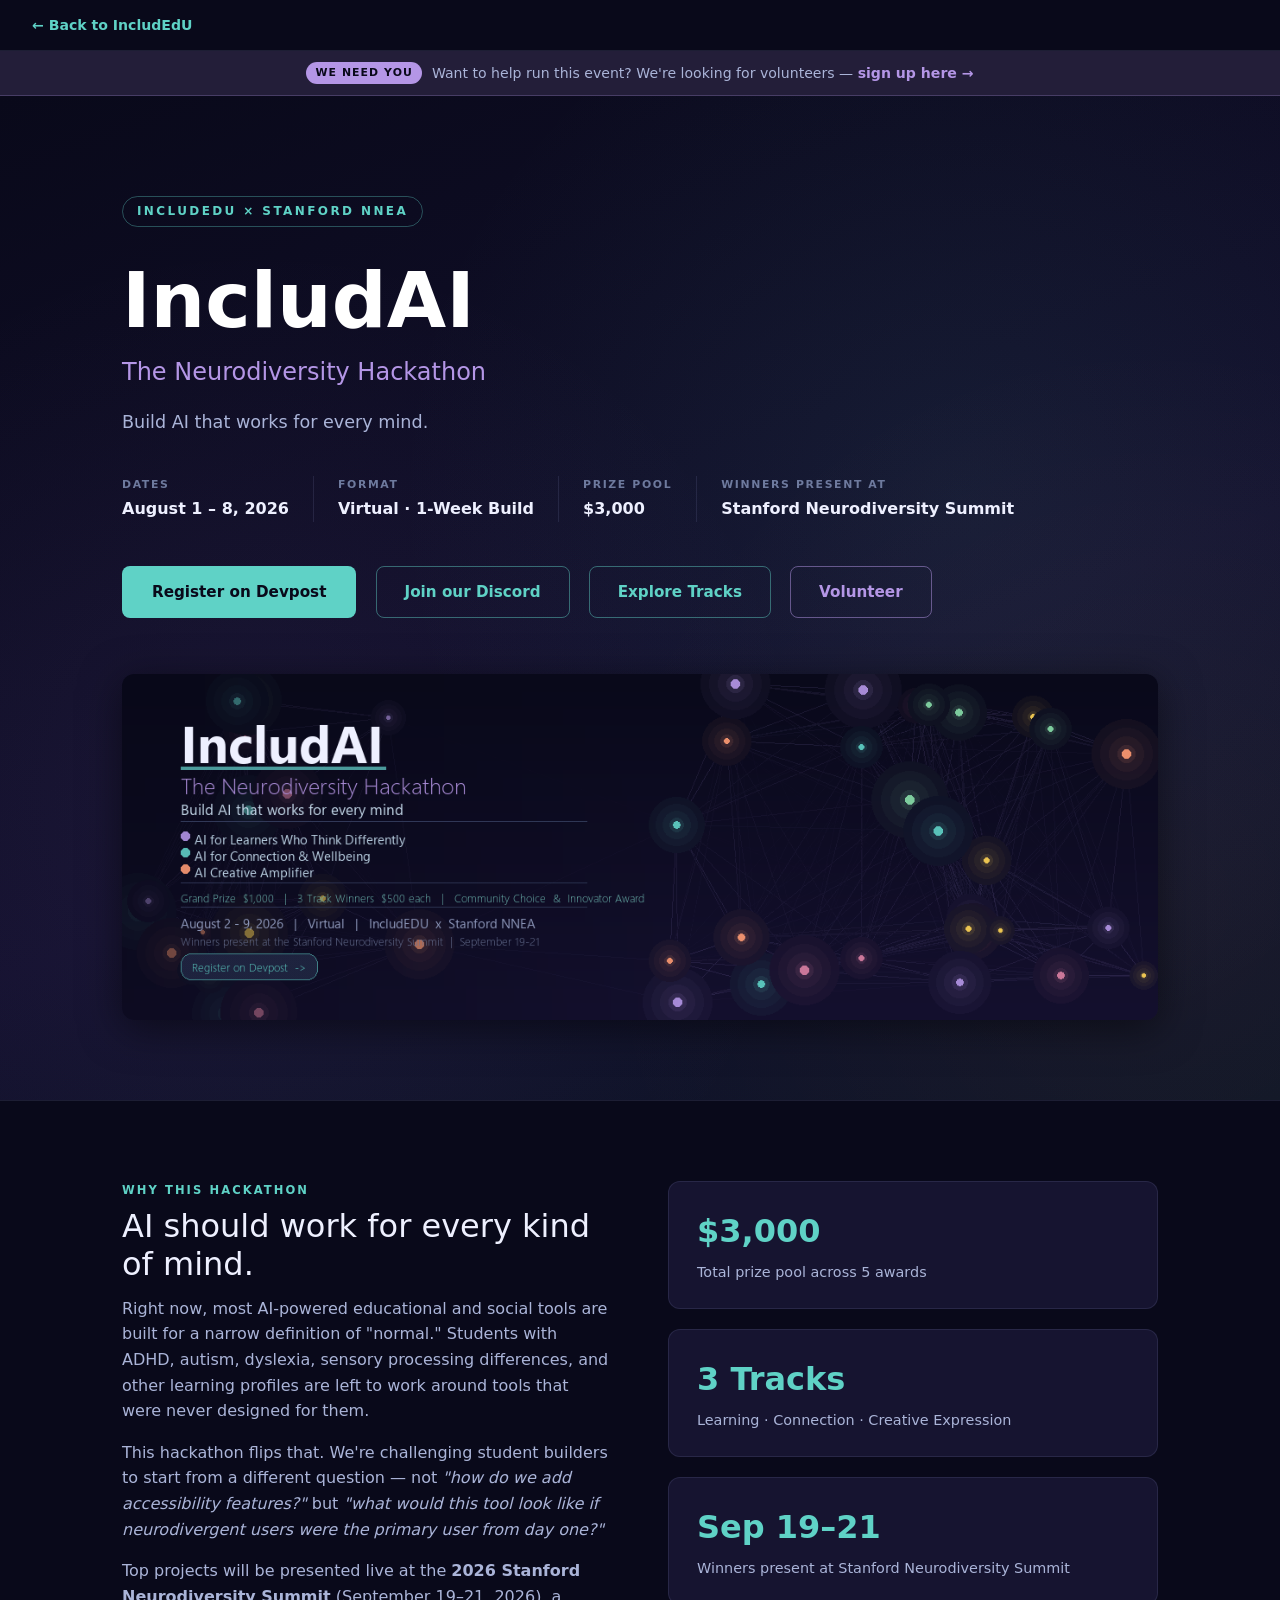
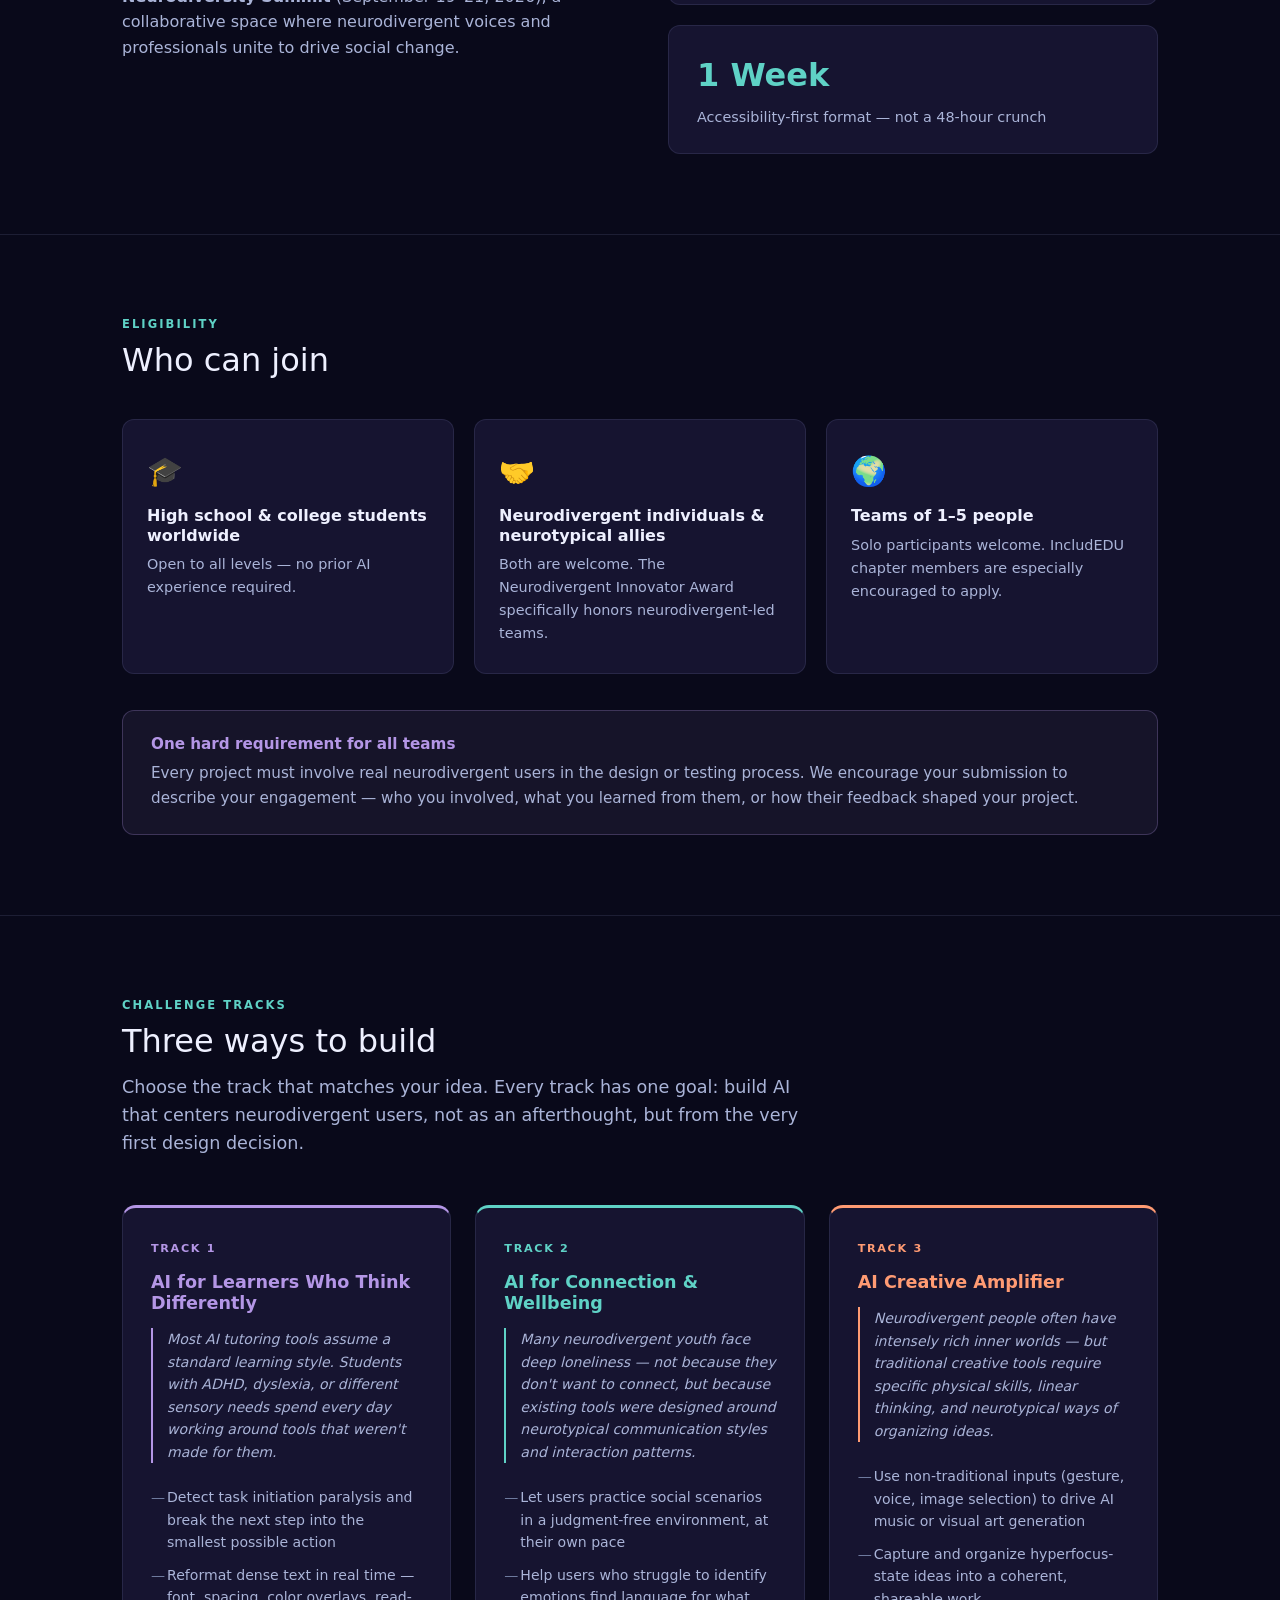
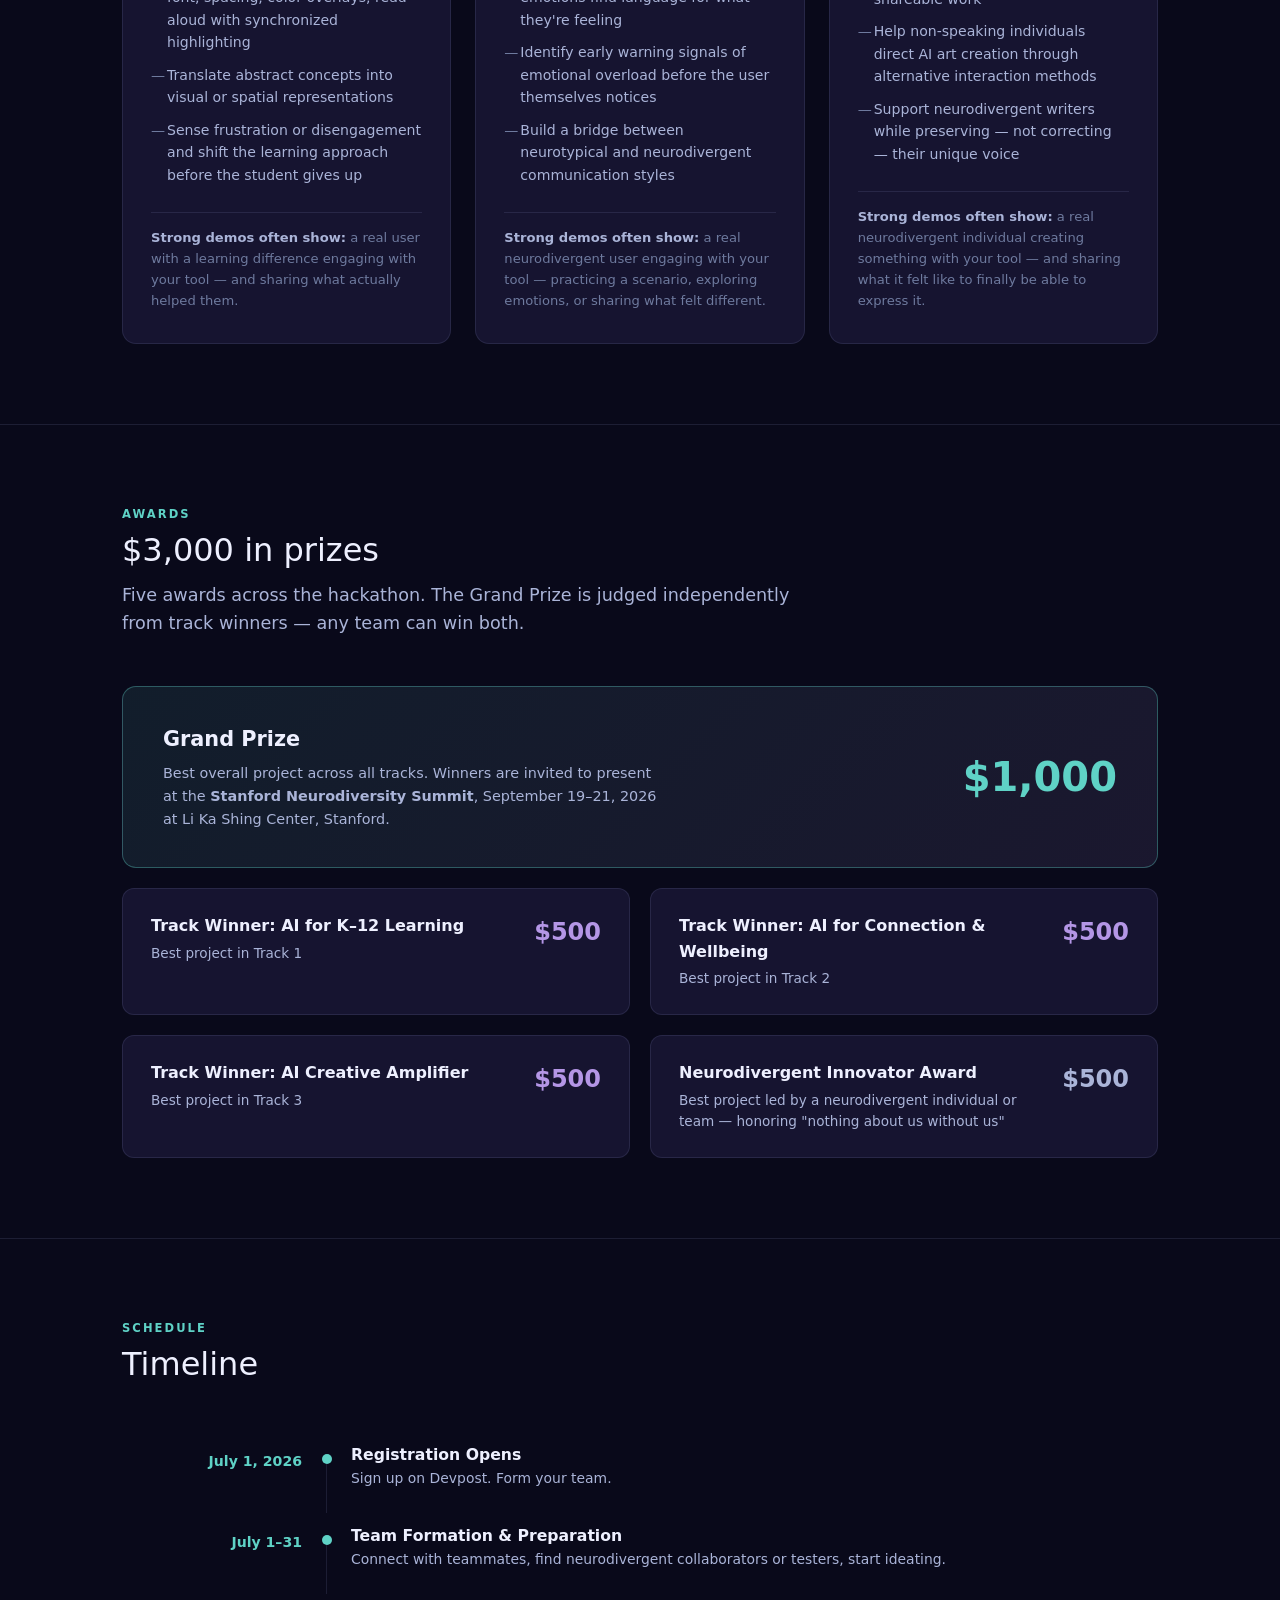
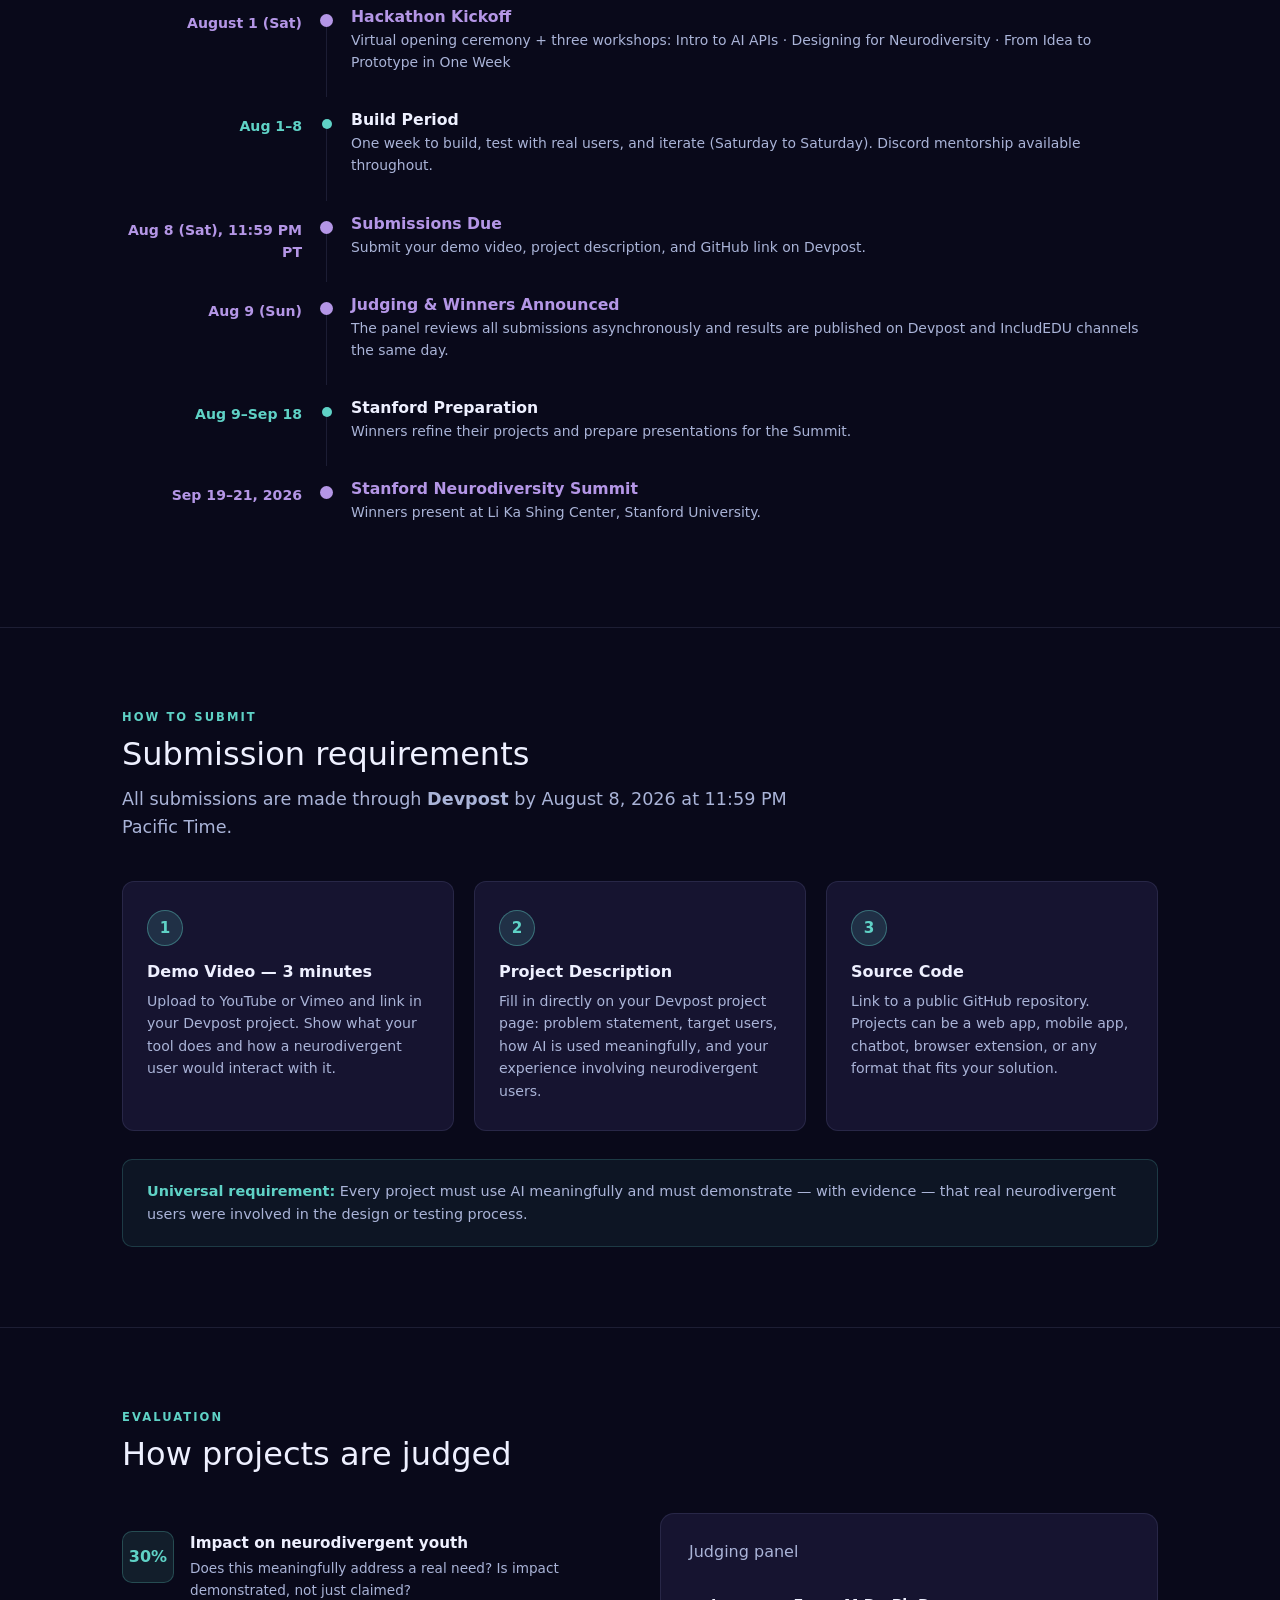
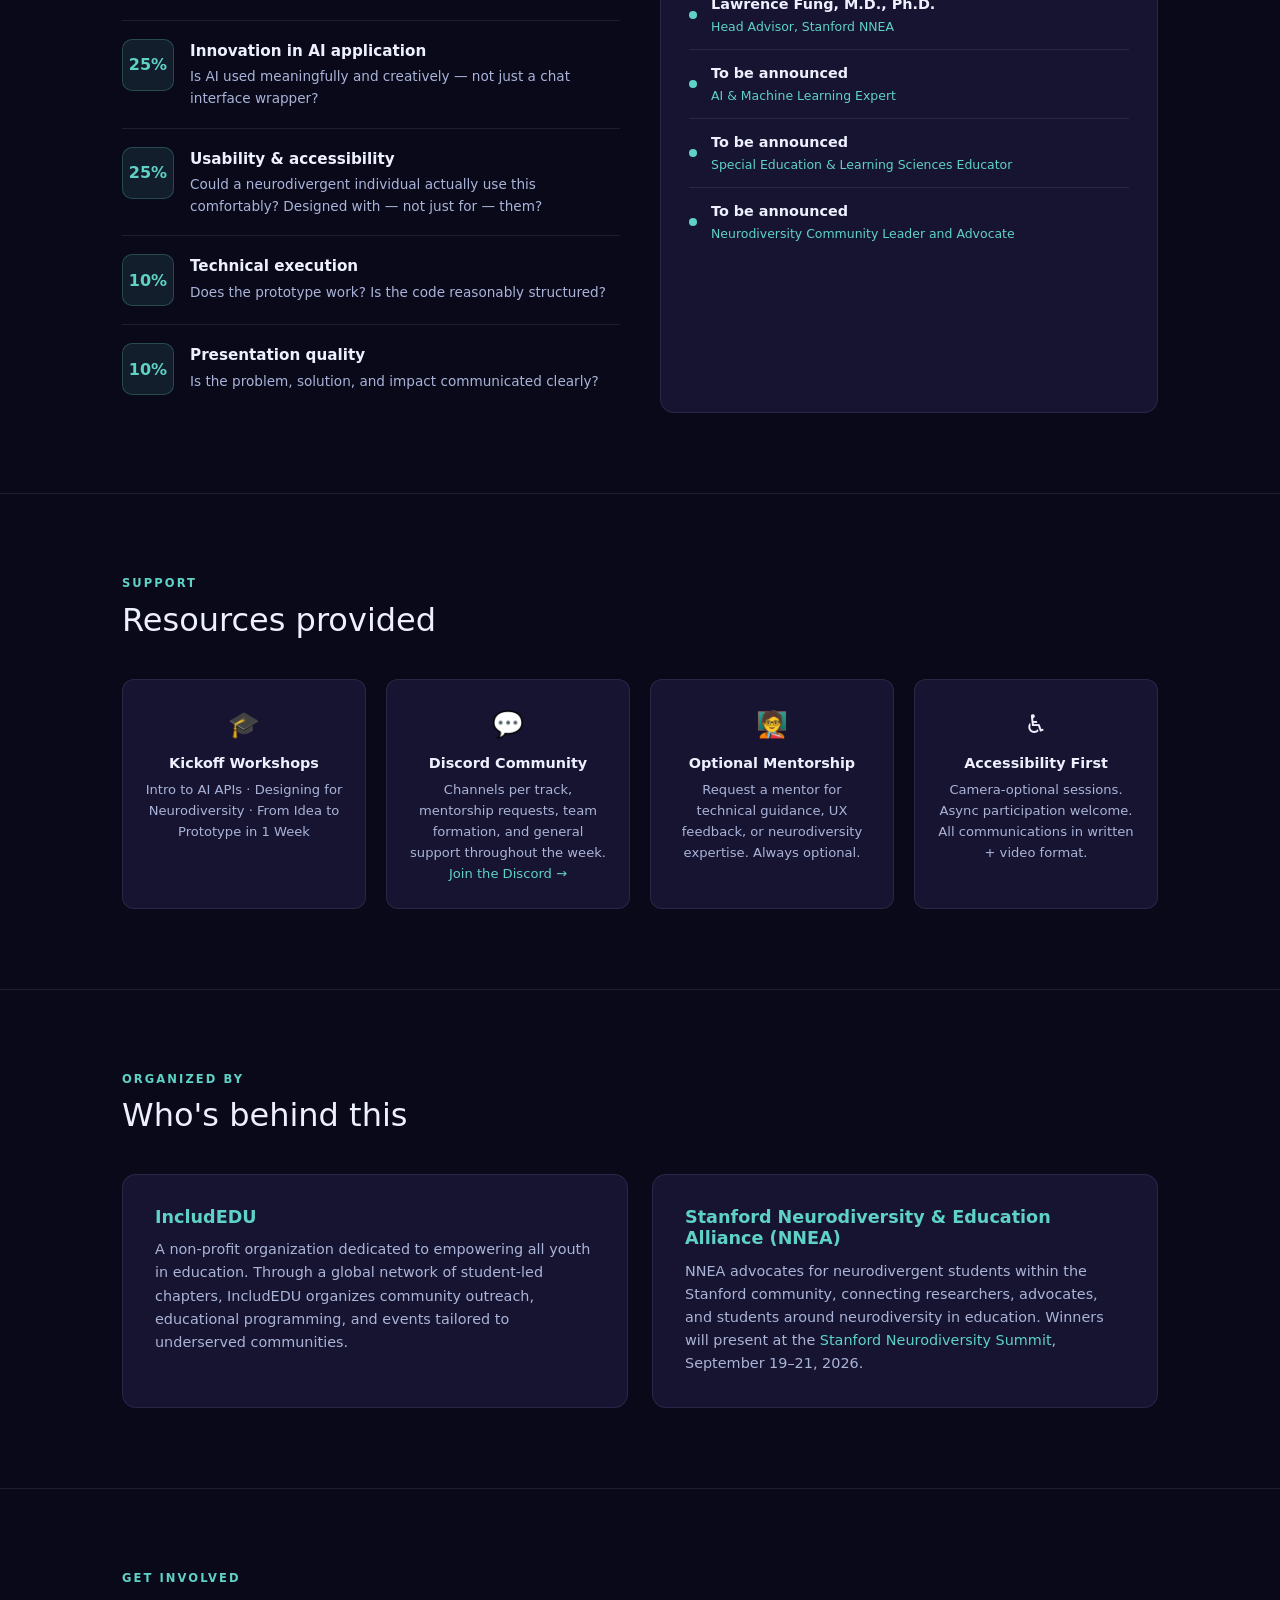
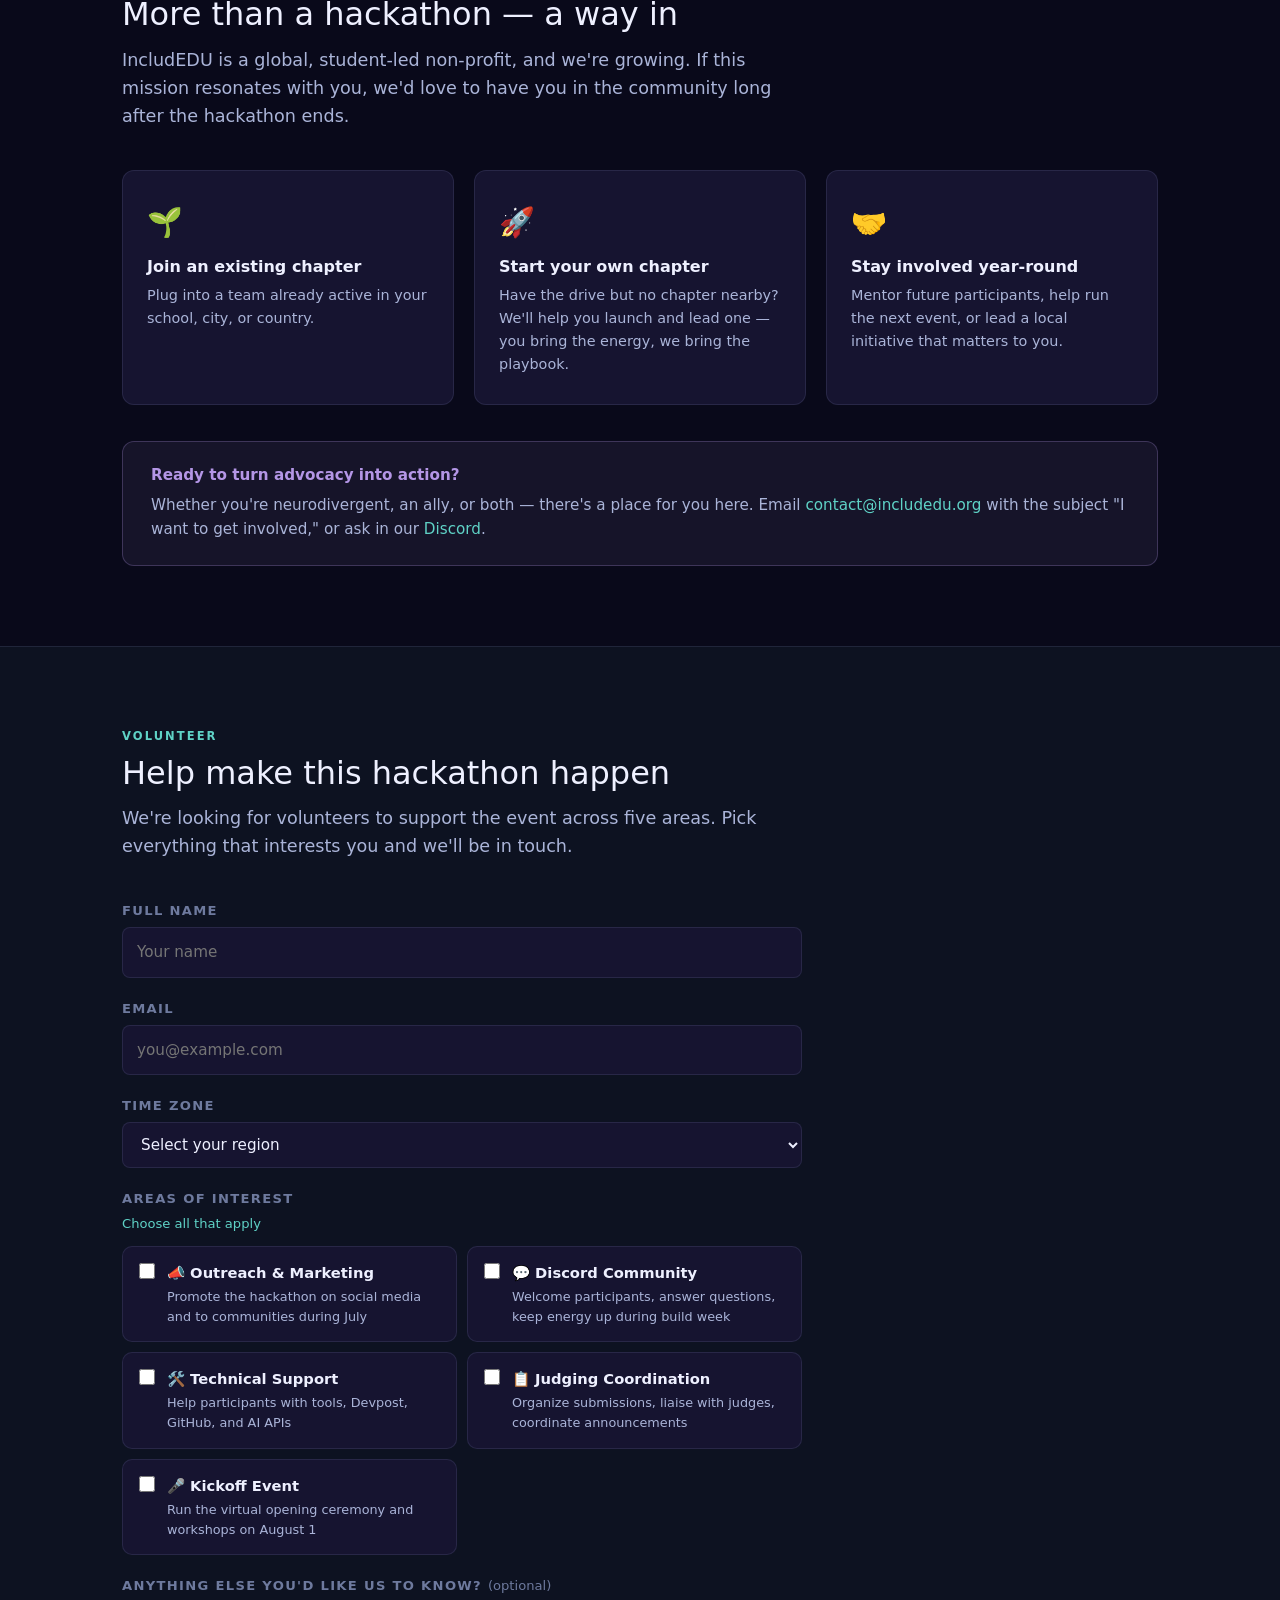
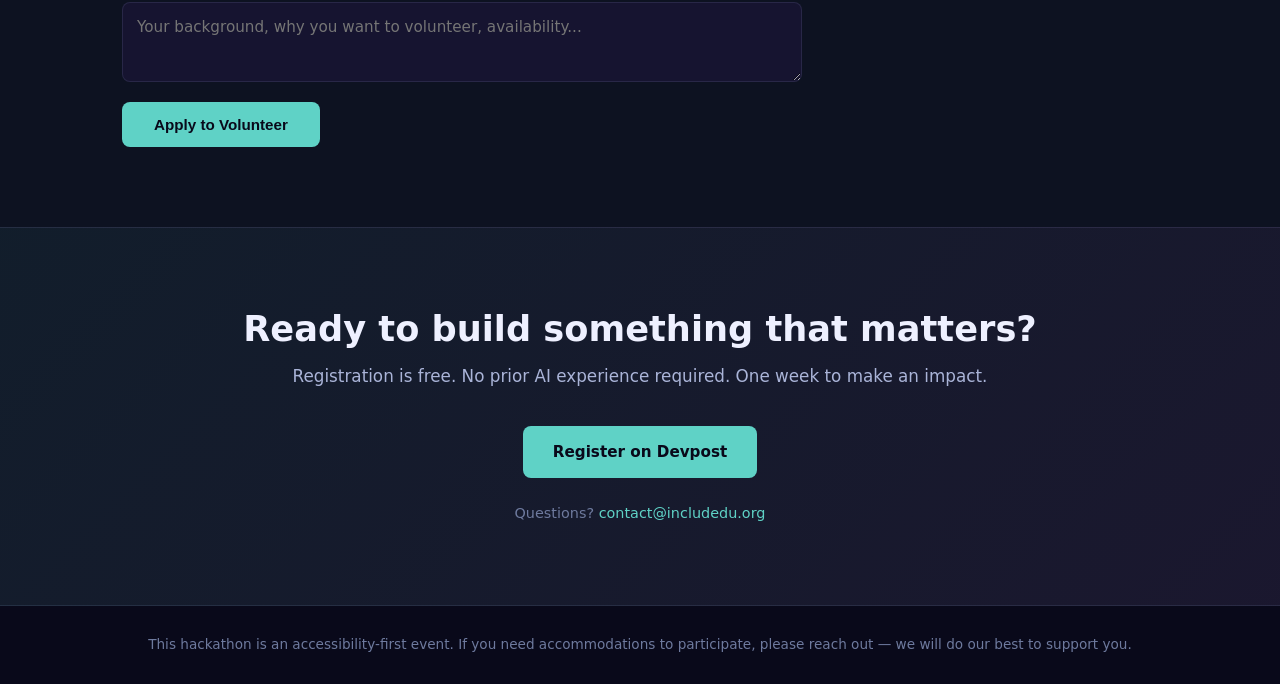
<file: hackathon.html>
<!DOCTYPE html>
<html lang="en">
<head>
  <meta charset="UTF-8" />
  <meta name="viewport" content="width=device-width, initial-scale=1.0"/>
  <title>IncludAI: The Neurodiversity Hackathon | IncludEDU</title>
  <style>
    /* ── Reset & Base ─────────────────────────────── */
    *, *::before, *::after { box-sizing: border-box; margin: 0; padding: 0; }

    :root {
      --teal:     #5fd2c6;
      --lavender: #b496e6;
      --coral:    #ff9b73;
      --yellow:   #ffd555;
      --mint:     #87dcaa;
      --rose:     #da80a2;
      --dark:     #09091a;
      --dark-mid: #13102e;
      --dark-card:#161430;
      --border:   rgba(140,150,200,0.15);
      --text:     #eef0ff;
      --text-sub: #aab4d8;
      --text-dim: #6e7a9e;
      --font:     'Segoe UI', system-ui, -apple-system, sans-serif;
    }

    body { font-family: var(--font); background: var(--dark); color: var(--text); line-height: 1.6; }
    a { color: var(--teal); text-decoration: none; }
    a:hover { text-decoration: underline; }
    img { max-width: 100%; display: block; }

    .container { max-width: 1100px; margin: 0 auto; padding: 0 32px; }
    section { padding: 80px 0; }
    section + section { border-top: 1px solid var(--border); }

    h1, h2, h3 { line-height: 1.2; }
    h2 { font-size: 2rem; font-weight: 300; margin-bottom: 12px; color: var(--text); }
    h3 { font-size: 1.25rem; font-weight: 600; margin-bottom: 10px; }
    .section-label {
      font-size: 0.72rem; font-weight: 700; letter-spacing: 0.18em;
      text-transform: uppercase; color: var(--teal); margin-bottom: 8px;
    }
    .lead { font-size: 1.1rem; color: var(--text-sub); max-width: 680px; }

    /* ── Hero ─────────────────────────────────────── */
    .hero {
      background: linear-gradient(160deg, #09091a 0%, #13102e 60%, #0d1526 100%);
      padding: 100px 0 80px;
      position: relative; overflow: hidden;
    }
    .hero::before {
      content: '';
      position: absolute; inset: 0;
      background-image:
        radial-gradient(circle at 75% 40%, rgba(95,210,198,0.07) 0%, transparent 50%),
        radial-gradient(circle at 20% 70%, rgba(180,150,230,0.06) 0%, transparent 45%),
        radial-gradient(circle at 90% 80%, rgba(255,155,115,0.05) 0%, transparent 40%);
    }
    .hero .container { position: relative; }
    .hero-eyebrow {
      display: inline-block;
      font-size: 0.75rem; font-weight: 700; letter-spacing: 0.2em;
      text-transform: uppercase; color: var(--teal);
      border: 1px solid rgba(95,210,198,0.35);
      border-radius: 20px; padding: 5px 14px; margin-bottom: 28px;
    }
    .hero h1 {
      font-size: clamp(3rem, 6vw, 5rem);
      font-weight: 700; color: #fff; margin-bottom: 6px;
    }
    .hero h1 span { color: var(--teal); }
    .hero-sub {
      font-size: clamp(1.1rem, 2vw, 1.5rem);
      font-weight: 300; color: var(--lavender); margin-bottom: 16px;
    }
    .hero-tag {
      font-size: 1.1rem; color: var(--text-sub); margin-bottom: 40px;
    }
    .hero-meta {
      display: flex; flex-wrap: wrap; gap: 24px;
      margin-bottom: 44px;
    }
    .hero-meta-item { display: flex; flex-direction: column; }
    .hero-meta-item .label {
      font-size: 0.68rem; font-weight: 700; letter-spacing: 0.15em;
      text-transform: uppercase; color: var(--text-dim); margin-bottom: 3px;
    }
    .hero-meta-item .value {
      font-size: 1rem; font-weight: 600; color: var(--text);
    }
    .hero-divider {
      width: 1px; background: var(--border); align-self: stretch;
    }
    .btn-primary {
      display: inline-block;
      background: var(--teal); color: #09091a;
      font-weight: 700; font-size: 0.95rem;
      padding: 14px 30px; border-radius: 8px;
      transition: opacity 0.2s;
    }
    .btn-primary:hover { opacity: 0.88; text-decoration: none; }
    .btn-outline {
      display: inline-block;
      border: 1px solid rgba(95,210,198,0.45); color: var(--teal);
      font-weight: 600; font-size: 0.95rem;
      padding: 13px 28px; border-radius: 8px;
      margin-left: 14px; transition: background 0.2s;
    }
    .btn-outline:hover { background: rgba(95,210,198,0.08); text-decoration: none; }
    .hero-banner { margin-top: 56px; border-radius: 12px; overflow: hidden; box-shadow: 0 8px 40px rgba(0,0,0,0.5); }

    /* ── About ────────────────────────────────────── */
    .about-grid { display: grid; grid-template-columns: 1fr 1fr; gap: 56px; align-items: start; }
    .about-grid p { color: var(--text-sub); margin-bottom: 16px; }
    .about-stat-block { display: flex; flex-direction: column; gap: 20px; }
    .about-stat {
      background: var(--dark-card); border: 1px solid var(--border);
      border-radius: 12px; padding: 24px 28px;
    }
    .about-stat .number { font-size: 2rem; font-weight: 700; color: var(--teal); }
    .about-stat .desc { font-size: 0.9rem; color: var(--text-sub); margin-top: 4px; }

    /* ── Who Can Participate ──────────────────────── */
    .who-grid { display: grid; grid-template-columns: repeat(3, 1fr); gap: 20px; margin-top: 40px; }
    .who-card {
      background: var(--dark-card); border: 1px solid var(--border);
      border-radius: 12px; padding: 28px 24px;
    }
    .who-card .icon { font-size: 1.8rem; margin-bottom: 12px; }
    .who-card h3 { font-size: 1rem; color: var(--text); margin-bottom: 8px; }
    .who-card p { font-size: 0.9rem; color: var(--text-sub); }
    .requirement-box {
      margin-top: 36px;
      background: rgba(180,150,230,0.08);
      border: 1px solid rgba(180,150,230,0.25);
      border-radius: 12px; padding: 24px 28px;
    }
    .requirement-box h3 { color: var(--lavender); font-size: 0.95rem; margin-bottom: 8px; }
    .requirement-box p { color: var(--text-sub); font-size: 0.95rem; }

    /* ── Tracks ───────────────────────────────────── */
    .tracks-grid { display: grid; grid-template-columns: repeat(3, 1fr); gap: 24px; margin-top: 48px; }
    .track-card {
      background: var(--dark-card); border: 1px solid var(--border);
      border-radius: 14px; padding: 32px 28px; display: flex; flex-direction: column;
    }
    .track-card .track-num {
      font-size: 0.7rem; font-weight: 700; letter-spacing: 0.15em;
      text-transform: uppercase; margin-bottom: 14px;
    }
    .track-card h3 { font-size: 1.1rem; margin-bottom: 14px; }
    .track-card .problem {
      font-size: 0.88rem; color: var(--text-sub);
      font-style: italic; margin-bottom: 18px;
      padding-left: 14px; border-left: 2px solid;
    }
    .track-card .examples { list-style: none; margin-bottom: 20px; flex: 1; }
    .track-card .examples li {
      font-size: 0.88rem; color: var(--text-sub);
      padding: 5px 0 5px 16px; position: relative;
    }
    .track-card .examples li::before {
      content: '—'; position: absolute; left: 0; color: var(--text-dim);
    }
    .track-card .demo-note {
      font-size: 0.82rem; color: var(--text-dim);
      padding-top: 14px; border-top: 1px solid var(--border);
    }
    .track-card .demo-note strong { color: var(--text-sub); }

    .track-1 { border-top: 3px solid var(--lavender); }
    .track-1 .track-num { color: var(--lavender); }
    .track-1 h3 { color: var(--lavender); }
    .track-1 .problem { border-color: var(--lavender); }

    .track-2 { border-top: 3px solid var(--teal); }
    .track-2 .track-num { color: var(--teal); }
    .track-2 h3 { color: var(--teal); }
    .track-2 .problem { border-color: var(--teal); }

    .track-3 { border-top: 3px solid var(--coral); }
    .track-3 .track-num { color: var(--coral); }
    .track-3 h3 { color: var(--coral); }
    .track-3 .problem { border-color: var(--coral); }

    /* ── Prizes ───────────────────────────────────── */
    .prizes-main { display: grid; grid-template-columns: repeat(2, 1fr); gap: 20px; margin-top: 48px; }
    .prize-featured {
      grid-column: 1 / -1;
      background: linear-gradient(135deg, rgba(95,210,198,0.1), rgba(180,150,230,0.1));
      border: 1px solid rgba(95,210,198,0.35);
      border-radius: 14px; padding: 36px 40px;
      display: flex; justify-content: space-between; align-items: center;
    }
    .prize-featured .prize-name { font-size: 1.3rem; font-weight: 600; color: var(--text); }
    .prize-featured .prize-desc { font-size: 0.9rem; color: var(--text-sub); margin-top: 6px; max-width: 500px; }
    .prize-featured .prize-amount { font-size: 2.5rem; font-weight: 700; color: var(--teal); white-space: nowrap; margin-left: 32px; }
    .prize-card {
      background: var(--dark-card); border: 1px solid var(--border);
      border-radius: 12px; padding: 24px 28px;
      display: flex; justify-content: space-between; align-items: flex-start;
    }
    .prize-card .prize-name { font-size: 1rem; font-weight: 600; color: var(--text); }
    .prize-card .prize-desc { font-size: 0.85rem; color: var(--text-sub); margin-top: 4px; }
    .prize-card .prize-amount { font-size: 1.5rem; font-weight: 700; color: var(--text-sub); white-space: nowrap; margin-left: 16px; }
    .prize-card.highlight .prize-amount { color: var(--lavender); }

    /* ── Timeline ─────────────────────────────────── */
    .timeline { margin-top: 48px; }
    .timeline-item {
      display: grid; grid-template-columns: 180px 1px 1fr;
      gap: 0 24px; margin-bottom: 0;
    }
    .timeline-item:last-child .timeline-line { display: none; }
    .timeline-date {
      font-size: 0.88rem; font-weight: 600; color: var(--teal);
      padding: 18px 0; text-align: right;
    }
    .timeline-track { display: flex; flex-direction: column; align-items: center; }
    .timeline-dot {
      width: 10px; height: 10px; border-radius: 50%;
      background: var(--teal); margin-top: 22px; flex-shrink: 0;
    }
    .timeline-line { flex: 1; width: 1px; background: var(--border); }
    .timeline-content { padding: 14px 0 24px; }
    .timeline-content h3 { font-size: 0.98rem; color: var(--text); font-weight: 600; margin-bottom: 2px; }
    .timeline-content p { font-size: 0.87rem; color: var(--text-sub); }
    .timeline-item.featured .timeline-dot { background: var(--lavender); width: 13px; height: 13px; margin-top: 20px; }
    .timeline-item.featured .timeline-date { color: var(--lavender); }
    .timeline-item.featured .timeline-content h3 { color: var(--lavender); }

    /* ── Submission ───────────────────────────────── */
    .submission-steps { display: grid; grid-template-columns: repeat(3, 1fr); gap: 20px; margin-top: 40px; }
    .step-card {
      background: var(--dark-card); border: 1px solid var(--border);
      border-radius: 12px; padding: 28px 24px;
    }
    .step-num {
      width: 36px; height: 36px; border-radius: 50%;
      background: rgba(95,210,198,0.15); border: 1px solid rgba(95,210,198,0.4);
      color: var(--teal); font-weight: 700; font-size: 0.95rem;
      display: flex; align-items: center; justify-content: center;
      margin-bottom: 16px;
    }
    .step-card h3 { font-size: 1rem; margin-bottom: 8px; }
    .step-card p { font-size: 0.88rem; color: var(--text-sub); }
    .submission-note {
      margin-top: 28px; padding: 20px 24px;
      background: rgba(95,210,198,0.06); border: 1px solid rgba(95,210,198,0.2);
      border-radius: 10px; font-size: 0.9rem; color: var(--text-sub);
    }
    .submission-note strong { color: var(--teal); }

    /* ── Judging ──────────────────────────────────── */
    .judging-grid { display: grid; grid-template-columns: 1fr 1fr; gap: 40px; margin-top: 40px; }
    .criteria-list { list-style: none; }
    .criteria-item {
      display: flex; align-items: flex-start; gap: 16px;
      padding: 18px 0; border-bottom: 1px solid var(--border);
    }
    .criteria-item:last-child { border-bottom: none; }
    .criteria-weight {
      flex-shrink: 0; width: 52px; height: 52px;
      border-radius: 10px;
      background: rgba(95,210,198,0.1); border: 1px solid rgba(95,210,198,0.25);
      display: flex; align-items: center; justify-content: center;
      font-size: 1rem; font-weight: 700; color: var(--teal);
    }
    .criteria-name { font-weight: 600; color: var(--text); font-size: 0.95rem; margin-bottom: 3px; }
    .criteria-desc { font-size: 0.85rem; color: var(--text-sub); }
    .judges-panel { background: var(--dark-card); border: 1px solid var(--border); border-radius: 14px; padding: 28px; }
    .judges-panel h3 { font-size: 1rem; margin-bottom: 20px; color: var(--text-sub); font-weight: 400; }
    .judge-item { display: flex; align-items: center; gap: 14px; padding: 12px 0; border-bottom: 1px solid var(--border); }
    .judge-item:last-child { border-bottom: none; }
    .judge-dot { width: 8px; height: 8px; border-radius: 50%; background: var(--teal); flex-shrink: 0; }
    .judge-role { font-size: 0.9rem; color: var(--text); font-weight: 600; }
    .judge-status { font-size: 0.78rem; color: var(--teal); margin-top: 1px; }

    /* ── Resources ────────────────────────────────── */
    .resources-grid { display: grid; grid-template-columns: repeat(4, 1fr); gap: 20px; margin-top: 40px; }
    .resource-card {
      background: var(--dark-card); border: 1px solid var(--border);
      border-radius: 12px; padding: 24px 20px; text-align: center;
    }
    .resource-card .r-icon { font-size: 1.6rem; margin-bottom: 10px; }
    .resource-card h3 { font-size: 0.9rem; color: var(--text); margin-bottom: 6px; }
    .resource-card p { font-size: 0.82rem; color: var(--text-sub); }

    /* ── Organizers ───────────────────────────────── */
    .org-grid { display: grid; grid-template-columns: 1fr 1fr; gap: 24px; margin-top: 40px; }
    .org-card {
      background: var(--dark-card); border: 1px solid var(--border);
      border-radius: 14px; padding: 32px;
    }
    .org-card h3 { font-size: 1.1rem; color: var(--teal); margin-bottom: 10px; }
    .org-card p { font-size: 0.9rem; color: var(--text-sub); }

    /* ── CTA Banner ───────────────────────────────── */
    .cta-section {
      background: linear-gradient(135deg, rgba(95,210,198,0.1) 0%, rgba(180,150,230,0.1) 100%);
      border-top: 1px solid var(--border); border-bottom: 1px solid var(--border);
      text-align: center; padding: 80px 32px;
    }
    .cta-section h2 { font-size: 2.2rem; font-weight: 600; margin-bottom: 12px; }
    .cta-section p { color: var(--text-sub); margin-bottom: 36px; font-size: 1.05rem; }
    .cta-section .contact { margin-top: 24px; font-size: 0.9rem; color: var(--text-dim); }
    .cta-section .contact a { color: var(--teal); }

    /* ── Footer note ──────────────────────────────── */
    .access-note {
      text-align: center; padding: 28px 32px;
      font-size: 0.85rem; color: var(--text-dim);
    }

    /* ── Responsive ───────────────────────────────── */
    @media (max-width: 900px) {
      .tracks-grid, .who-grid { grid-template-columns: 1fr; }
      .about-grid, .judging-grid, .org-grid { grid-template-columns: 1fr; }
      .prizes-main { grid-template-columns: 1fr; }
      .prize-featured { flex-direction: column; }
      .prize-featured .prize-amount { margin-left: 0; margin-top: 16px; }
      .submission-steps, .resources-grid { grid-template-columns: 1fr 1fr; }
      .timeline-item { grid-template-columns: 120px 1px 1fr; }
    }
    @media (max-width: 600px) {
      .hero h1 { font-size: 2.5rem; }
      .submission-steps, .resources-grid { grid-template-columns: 1fr; }
      .timeline-item { grid-template-columns: 100px 1px 1fr; }
      .hero-meta { flex-direction: column; gap: 16px; }
      .hero-divider { display: none; }
    }

    /* ── Top announcement bar ─────────────────────── */
    .top-announce {
      background: rgba(180,150,230,0.15);
      border-bottom: 1px solid rgba(180,150,230,0.25);
      padding: 11px 32px;
      display: flex; align-items: center; justify-content: center;
      gap: 10px; flex-wrap: wrap; font-size: 0.88rem; color: var(--text-sub);
    }
    .top-announce__tag {
      background: var(--lavender); color: #09091a;
      font-size: 0.68rem; font-weight: 700; letter-spacing: 0.1em;
      text-transform: uppercase; padding: 2px 9px; border-radius: 20px; flex: none;
    }
    .top-announce a { color: var(--lavender); font-weight: 600; }

    /* ── Volunteer Form ───────────────────────────── */
    .volunteer-section { background: rgba(95,210,198,0.04); }
    .vol-form {
      max-width: 680px; margin-top: 40px;
      display: flex; flex-direction: column; gap: 20px;
    }
    .vol-field { display: flex; flex-direction: column; gap: 6px; }
    .vol-field label {
      font-size: 0.82rem; font-weight: 700; letter-spacing: 0.1em;
      text-transform: uppercase; color: var(--text-dim);
    }
    .vol-field input, .vol-field select, .vol-field textarea {
      background: var(--dark-card); border: 1px solid var(--border);
      border-radius: 8px; padding: 12px 14px;
      font: inherit; font-size: 0.95rem; color: var(--text);
      transition: border-color 0.2s;
    }
    .vol-field input:focus, .vol-field select:focus, .vol-field textarea:focus {
      outline: none; border-color: var(--teal);
    }
    .vol-field select option { background: var(--dark-card); }
    .vol-field textarea { resize: vertical; min-height: 80px; }
    .vol-roles-label {
      font-size: 0.82rem; font-weight: 700; letter-spacing: 0.1em;
      text-transform: uppercase; color: var(--text-dim); margin-bottom: 4px;
    }
    .vol-roles-hint {
      font-size: 0.82rem; color: var(--teal); margin-bottom: 12px;
    }
    .vol-roles-grid {
      display: grid; grid-template-columns: 1fr 1fr; gap: 10px;
    }
    .vol-role-option {
      display: flex; align-items: flex-start; gap: 12px;
      background: var(--dark-card); border: 1px solid var(--border);
      border-radius: 10px; padding: 14px 16px; cursor: pointer;
      transition: border-color 0.2s;
    }
    .vol-role-option:has(input:checked) { border-color: var(--teal); }
    .vol-role-option input[type=checkbox] {
      accent-color: var(--teal); width: 16px; height: 16px; flex: none; margin-top: 2px;
    }
    .vol-role-option .role-name { font-size: 0.92rem; font-weight: 600; color: var(--text); }
    .vol-role-option .role-desc { font-size: 0.8rem; color: var(--text-sub); margin-top: 2px; }
    .vol-error {
      font-size: 0.85rem; color: var(--coral); display: none; margin-top: -8px;
    }
    .vol-submit {
      align-self: flex-start;
      background: var(--teal); color: #09091a;
      font-weight: 700; font-size: 0.95rem; border: none;
      padding: 14px 32px; border-radius: 8px; cursor: pointer;
      transition: opacity 0.2s;
    }
    .vol-submit:hover { opacity: 0.88; }
    @media (max-width: 600px) { .vol-roles-grid { grid-template-columns: 1fr; } }
  </style>
</head>
<body>

<div style="background:#09091a;border-bottom:1px solid rgba(140,150,200,0.15);padding:12px 32px;">
  <a href="index.html" style="color:#5fd2c6;font-size:0.88rem;font-weight:600;text-decoration:none;">← Back to IncludEdU</a>
</div>

<div class="top-announce">
  <span class="top-announce__tag">We need you</span>
  <span>Want to help run this event? We're looking for volunteers — <a href="#volunteer">sign up here →</a></span>
</div>

<!-- ═══════════════════════════════ HERO ═══════════════════════════════ -->
<section class="hero">
  <div class="container">
    <div class="hero-eyebrow">IncludEDU × Stanford NNEA</div>
    <h1>IncludAI</h1>
    <div class="hero-sub">The Neurodiversity Hackathon</div>
    <div class="hero-tag">Build AI that works for every mind.</div>

    <div class="hero-meta">
      <div class="hero-meta-item">
        <span class="label">Dates</span>
        <span class="value">August 1 – 8, 2026</span>
      </div>
      <div class="hero-divider"></div>
      <div class="hero-meta-item">
        <span class="label">Format</span>
        <span class="value">Virtual · 1-Week Build</span>
      </div>
      <div class="hero-divider"></div>
      <div class="hero-meta-item">
        <span class="label">Prize Pool</span>
        <span class="value">$3,000</span>
      </div>
      <div class="hero-divider"></div>
      <div class="hero-meta-item">
        <span class="label">Winners Present At</span>
        <span class="value">Stanford Neurodiversity Summit</span>
      </div>
    </div>

    <a href="https://includai-2026.devpost.com/" class="btn-primary" target="_blank">Register on Devpost</a>
    <a href="https://discord.gg/bEXbrJxvu" class="btn-outline" target="_blank">Join our Discord</a>
    <a href="#tracks" class="btn-outline">Explore Tracks</a>
    <a href="#volunteer" class="btn-outline" style="border-color:rgba(180,150,230,0.5);color:var(--lavender);">Volunteer</a>

    <div class="hero-banner">
      <img src="assets/images/hackathon-banner.png" alt="IncludAI: The Neurodiversity Hackathon banner" />
    </div>
  </div>
</section>

<!-- ═══════════════════════════════ ABOUT ══════════════════════════════ -->
<section>
  <div class="container">
    <div class="about-grid">
      <div>
        <div class="section-label">Why This Hackathon</div>
        <h2>AI should work for every kind of mind.</h2>
        <p>Right now, most AI-powered educational and social tools are built for a narrow definition of "normal." Students with ADHD, autism, dyslexia, sensory processing differences, and other learning profiles are left to work around tools that were never designed for them.</p>
        <p>This hackathon flips that. We're challenging student builders to start from a different question — not <em>"how do we add accessibility features?"</em> but <em>"what would this tool look like if neurodivergent users were the primary user from day one?"</em></p>
        <p>Top projects will be presented live at the <strong>2026 Stanford Neurodiversity Summit</strong> (September 19–21, 2026), a collaborative space where neurodivergent voices and professionals unite to drive social change.</p>
      </div>
      <div class="about-stat-block">
        <div class="about-stat">
          <div class="number">$3,000</div>
          <div class="desc">Total prize pool across 5 awards</div>
        </div>
        <div class="about-stat">
          <div class="number">3 Tracks</div>
          <div class="desc">Learning · Connection · Creative Expression</div>
        </div>
        <div class="about-stat">
          <div class="number">Sep 19–21</div>
          <div class="desc">Winners present at Stanford Neurodiversity Summit</div>
        </div>
        <div class="about-stat">
          <div class="number">1 Week</div>
          <div class="desc">Accessibility-first format — not a 48-hour crunch</div>
        </div>
      </div>
    </div>
  </div>
</section>

<!-- ════════════════════════ WHO CAN PARTICIPATE ════════════════════════ -->
<section>
  <div class="container">
    <div class="section-label">Eligibility</div>
    <h2>Who can join</h2>
    <div class="who-grid">
      <div class="who-card">
        <div class="icon">🎓</div>
        <h3>High school & college students worldwide</h3>
        <p>Open to all levels — no prior AI experience required.</p>
      </div>
      <div class="who-card">
        <div class="icon">🤝</div>
        <h3>Neurodivergent individuals & neurotypical allies</h3>
        <p>Both are welcome. The Neurodivergent Innovator Award specifically honors neurodivergent-led teams.</p>
      </div>
      <div class="who-card">
        <div class="icon">🌍</div>
        <h3>Teams of 1–5 people</h3>
        <p>Solo participants welcome. IncludEDU chapter members are especially encouraged to apply.</p>
      </div>
    </div>
    <div class="requirement-box">
      <h3>One hard requirement for all teams</h3>
      <p>Every project must involve real neurodivergent users in the design or testing process. We encourage your submission to describe your engagement — who you involved, what you learned from them, or how their feedback shaped your project.</p>
    </div>
  </div>
</section>

<!-- ═══════════════════════════════ TRACKS ═════════════════════════════ -->
<section id="tracks">
  <div class="container">
    <div class="section-label">Challenge Tracks</div>
    <h2>Three ways to build</h2>
    <p class="lead">Choose the track that matches your idea. Every track has one goal: build AI that centers neurodivergent users, not as an afterthought, but from the very first design decision.</p>

    <div class="tracks-grid">

      <div class="track-card track-1">
        <div class="track-num">Track 1</div>
        <h3>AI for Learners Who Think Differently</h3>
        <p class="problem">Most AI tutoring tools assume a standard learning style. Students with ADHD, dyslexia, or different sensory needs spend every day working around tools that weren't made for them.</p>
        <ul class="examples">
          <li>Detect task initiation paralysis and break the next step into the smallest possible action</li>
          <li>Reformat dense text in real time — font, spacing, color overlays, read-aloud with synchronized highlighting</li>
          <li>Translate abstract concepts into visual or spatial representations</li>
          <li>Sense frustration or disengagement and shift the learning approach before the student gives up</li>
        </ul>
        <div class="demo-note"><strong>Strong demos often show:</strong> a real user with a learning difference engaging with your tool — and sharing what actually helped them.</div>
      </div>

      <div class="track-card track-2">
        <div class="track-num">Track 2</div>
        <h3>AI for Connection &amp; Wellbeing</h3>
        <p class="problem">Many neurodivergent youth face deep loneliness — not because they don't want to connect, but because existing tools were designed around neurotypical communication styles and interaction patterns.</p>
        <ul class="examples">
          <li>Let users practice social scenarios in a judgment-free environment, at their own pace</li>
          <li>Help users who struggle to identify emotions find language for what they're feeling</li>
          <li>Identify early warning signals of emotional overload before the user themselves notices</li>
          <li>Build a bridge between neurotypical and neurodivergent communication styles</li>
        </ul>
        <div class="demo-note"><strong>Strong demos often show:</strong> a real neurodivergent user engaging with your tool — practicing a scenario, exploring emotions, or sharing what felt different.</div>
      </div>

      <div class="track-card track-3">
        <div class="track-num">Track 3</div>
        <h3>AI Creative Amplifier</h3>
        <p class="problem">Neurodivergent people often have intensely rich inner worlds — but traditional creative tools require specific physical skills, linear thinking, and neurotypical ways of organizing ideas.</p>
        <ul class="examples">
          <li>Use non-traditional inputs (gesture, voice, image selection) to drive AI music or visual art generation</li>
          <li>Capture and organize hyperfocus-state ideas into a coherent, shareable work</li>
          <li>Help non-speaking individuals direct AI art creation through alternative interaction methods</li>
          <li>Support neurodivergent writers while preserving — not correcting — their unique voice</li>
        </ul>
        <div class="demo-note"><strong>Strong demos often show:</strong> a real neurodivergent individual creating something with your tool — and sharing what it felt like to finally be able to express it.</div>
      </div>

    </div>
  </div>
</section>

<!-- ═══════════════════════════════ PRIZES ═════════════════════════════ -->
<section>
  <div class="container">
    <div class="section-label">Awards</div>
    <h2>$3,000 in prizes</h2>
    <p class="lead">Five awards across the hackathon. The Grand Prize is judged independently from track winners — any team can win both.</p>

    <div class="prizes-main">

      <div class="prize-featured">
        <div>
          <div class="prize-name">Grand Prize</div>
          <div class="prize-desc">Best overall project across all tracks. Winners are invited to present at the <strong>Stanford Neurodiversity Summit</strong>, September 19–21, 2026 at Li Ka Shing Center, Stanford.</div>
        </div>
        <div class="prize-amount">$1,000</div>
      </div>

      <div class="prize-card highlight">
        <div>
          <div class="prize-name">Track Winner: AI for K–12 Learning</div>
          <div class="prize-desc">Best project in Track 1</div>
        </div>
        <div class="prize-amount">$500</div>
      </div>

      <div class="prize-card highlight">
        <div>
          <div class="prize-name">Track Winner: AI for Connection &amp; Wellbeing</div>
          <div class="prize-desc">Best project in Track 2</div>
        </div>
        <div class="prize-amount">$500</div>
      </div>

      <div class="prize-card highlight">
        <div>
          <div class="prize-name">Track Winner: AI Creative Amplifier</div>
          <div class="prize-desc">Best project in Track 3</div>
        </div>
        <div class="prize-amount">$500</div>
      </div>

      <div class="prize-card">
        <div>
          <div class="prize-name">Neurodivergent Innovator Award</div>
          <div class="prize-desc">Best project led by a neurodivergent individual or team — honoring "nothing about us without us"</div>
        </div>
        <div class="prize-amount">$500</div>
      </div>

    </div>
  </div>
</section>

<!-- ═══════════════════════════════ TIMELINE ═══════════════════════════ -->
<section>
  <div class="container">
    <div class="section-label">Schedule</div>
    <h2>Timeline</h2>

    <div class="timeline">

      <div class="timeline-item">
        <div class="timeline-date">July 1, 2026</div>
        <div class="timeline-track"><div class="timeline-dot"></div><div class="timeline-line"></div></div>
        <div class="timeline-content">
          <h3>Registration Opens</h3>
          <p>Sign up on Devpost. Form your team.</p>
        </div>
      </div>

      <div class="timeline-item">
        <div class="timeline-date">July 1–31</div>
        <div class="timeline-track"><div class="timeline-dot"></div><div class="timeline-line"></div></div>
        <div class="timeline-content">
          <h3>Team Formation &amp; Preparation</h3>
          <p>Connect with teammates, find neurodivergent collaborators or testers, start ideating.</p>
        </div>
      </div>

      <div class="timeline-item featured">
        <div class="timeline-date">August 1 (Sat)</div>
        <div class="timeline-track"><div class="timeline-dot"></div><div class="timeline-line"></div></div>
        <div class="timeline-content">
          <h3>Hackathon Kickoff</h3>
          <p>Virtual opening ceremony + three workshops: Intro to AI APIs · Designing for Neurodiversity · From Idea to Prototype in One Week</p>
        </div>
      </div>

      <div class="timeline-item">
        <div class="timeline-date">Aug 1–8</div>
        <div class="timeline-track"><div class="timeline-dot"></div><div class="timeline-line"></div></div>
        <div class="timeline-content">
          <h3>Build Period</h3>
          <p>One week to build, test with real users, and iterate (Saturday to Saturday). Discord mentorship available throughout.</p>
        </div>
      </div>

      <div class="timeline-item featured">
        <div class="timeline-date">Aug 8 (Sat), 11:59 PM PT</div>
        <div class="timeline-track"><div class="timeline-dot"></div><div class="timeline-line"></div></div>
        <div class="timeline-content">
          <h3>Submissions Due</h3>
          <p>Submit your demo video, project description, and GitHub link on Devpost.</p>
        </div>
      </div>

      <div class="timeline-item featured">
        <div class="timeline-date">Aug 9 (Sun)</div>
        <div class="timeline-track"><div class="timeline-dot"></div><div class="timeline-line"></div></div>
        <div class="timeline-content">
          <h3>Judging &amp; Winners Announced</h3>
          <p>The panel reviews all submissions asynchronously and results are published on Devpost and IncludEDU channels the same day.</p>
        </div>
      </div>

      <div class="timeline-item">
        <div class="timeline-date">Aug 9–Sep 18</div>
        <div class="timeline-track"><div class="timeline-dot"></div><div class="timeline-line"></div></div>
        <div class="timeline-content">
          <h3>Stanford Preparation</h3>
          <p>Winners refine their projects and prepare presentations for the Summit.</p>
        </div>
      </div>

      <div class="timeline-item featured">
        <div class="timeline-date">Sep 19–21, 2026</div>
        <div class="timeline-track"><div class="timeline-dot"></div><div class="timeline-line"></div></div>
        <div class="timeline-content">
          <h3>Stanford Neurodiversity Summit</h3>
          <p>Winners present at Li Ka Shing Center, Stanford University.</p>
        </div>
      </div>

    </div>
  </div>
</section>

<!-- ══════════════════════ SUBMISSION REQUIREMENTS ═════════════════════ -->
<section>
  <div class="container">
    <div class="section-label">How to Submit</div>
    <h2>Submission requirements</h2>
    <p class="lead">All submissions are made through <strong>Devpost</strong> by August 8, 2026 at 11:59 PM Pacific Time.</p>

    <div class="submission-steps">
      <div class="step-card">
        <div class="step-num">1</div>
        <h3>Demo Video — 3 minutes</h3>
        <p>Upload to YouTube or Vimeo and link in your Devpost project. Show what your tool does and how a neurodivergent user would interact with it.</p>
      </div>
      <div class="step-card">
        <div class="step-num">2</div>
        <h3>Project Description</h3>
        <p>Fill in directly on your Devpost project page: problem statement, target users, how AI is used meaningfully, and your experience involving neurodivergent users.</p>
      </div>
      <div class="step-card">
        <div class="step-num">3</div>
        <h3>Source Code</h3>
        <p>Link to a public GitHub repository. Projects can be a web app, mobile app, chatbot, browser extension, or any format that fits your solution.</p>
      </div>
    </div>

    <div class="submission-note">
      <strong>Universal requirement:</strong> Every project must use AI meaningfully and must demonstrate — with evidence — that real neurodivergent users were involved in the design or testing process.
    </div>
  </div>
</section>

<!-- ═══════════════════════════════ JUDGING ════════════════════════════ -->
<section>
  <div class="container">
    <div class="section-label">Evaluation</div>
    <h2>How projects are judged</h2>

    <div class="judging-grid">
      <ul class="criteria-list">
        <li class="criteria-item">
          <div class="criteria-weight">30%</div>
          <div>
            <div class="criteria-name">Impact on neurodivergent youth</div>
            <div class="criteria-desc">Does this meaningfully address a real need? Is impact demonstrated, not just claimed?</div>
          </div>
        </li>
        <li class="criteria-item">
          <div class="criteria-weight">25%</div>
          <div>
            <div class="criteria-name">Innovation in AI application</div>
            <div class="criteria-desc">Is AI used meaningfully and creatively — not just a chat interface wrapper?</div>
          </div>
        </li>
        <li class="criteria-item">
          <div class="criteria-weight">25%</div>
          <div>
            <div class="criteria-name">Usability &amp; accessibility</div>
            <div class="criteria-desc">Could a neurodivergent individual actually use this comfortably? Designed with — not just for — them?</div>
          </div>
        </li>
        <li class="criteria-item">
          <div class="criteria-weight">10%</div>
          <div>
            <div class="criteria-name">Technical execution</div>
            <div class="criteria-desc">Does the prototype work? Is the code reasonably structured?</div>
          </div>
        </li>
        <li class="criteria-item">
          <div class="criteria-weight">10%</div>
          <div>
            <div class="criteria-name">Presentation quality</div>
            <div class="criteria-desc">Is the problem, solution, and impact communicated clearly?</div>
          </div>
        </li>
      </ul>

      <div class="judges-panel">
        <h3>Judging panel</h3>
        <div class="judge-item">
          <div class="judge-dot"></div>
          <div>
            <div class="judge-role">Lawrence Fung, M.D., Ph.D.</div>
            <div class="judge-status">Head Advisor, Stanford NNEA</div>
          </div>
        </div>
        <div class="judge-item">
          <div class="judge-dot"></div>
          <div>
            <div class="judge-role">To be announced</div>
            <div class="judge-status">AI &amp; Machine Learning Expert</div>
          </div>
        </div>
        <div class="judge-item">
          <div class="judge-dot"></div>
          <div>
            <div class="judge-role">To be announced</div>
            <div class="judge-status">Special Education &amp; Learning Sciences Educator</div>
          </div>
        </div>
        <div class="judge-item">
          <div class="judge-dot"></div>
          <div>
            <div class="judge-role">To be announced</div>
            <div class="judge-status">Neurodiversity Community Leader and Advocate</div>
          </div>
        </div>
      </div>
    </div>
  </div>
</section>

<!-- ═══════════════════════════════ RESOURCES ══════════════════════════ -->
<section>
  <div class="container">
    <div class="section-label">Support</div>
    <h2>Resources provided</h2>

    <div class="resources-grid">
      <div class="resource-card">
        <div class="r-icon">🎓</div>
        <h3>Kickoff Workshops</h3>
        <p>Intro to AI APIs · Designing for Neurodiversity · From Idea to Prototype in 1 Week</p>
      </div>
      <div class="resource-card">
        <div class="r-icon">💬</div>
        <h3>Discord Community</h3>
        <p>Channels per track, mentorship requests, team formation, and general support throughout the week.</p>
        <p><a href="https://discord.gg/bEXbrJxvu" target="_blank">Join the Discord →</a></p>
      </div>
      <div class="resource-card">
        <div class="r-icon">🧑‍🏫</div>
        <h3>Optional Mentorship</h3>
        <p>Request a mentor for technical guidance, UX feedback, or neurodiversity expertise. Always optional.</p>
      </div>
      <div class="resource-card">
        <div class="r-icon">♿</div>
        <h3>Accessibility First</h3>
        <p>Camera-optional sessions. Async participation welcome. All communications in written + video format.</p>
      </div>
    </div>
  </div>
</section>

<!-- ═══════════════════════════════ ORGANIZERS ═════════════════════════ -->
<section>
  <div class="container">
    <div class="section-label">Organized By</div>
    <h2>Who's behind this</h2>
    <div class="org-grid">
      <div class="org-card">
        <h3><a href="https://includedu.org" target="_blank">IncludEDU</a></h3>
        <p>A non-profit organization dedicated to empowering all youth in education. Through a global network of student-led chapters, IncludEDU organizes community outreach, educational programming, and events tailored to underserved communities.</p>
      </div>
      <div class="org-card">
        <h3><a href="https://www.stanfordnnea.com/" target="_blank">Stanford Neurodiversity &amp; Education Alliance (NNEA)</a></h3>
        <p>NNEA advocates for neurodivergent students within the Stanford community, connecting researchers, advocates, and students around neurodiversity in education. Winners will present at the <a href="https://stanfordneurodiversityproject.stanford.edu/stanford-neurodiversity-summit-2026" target="_blank">Stanford Neurodiversity Summit</a>, September 19–21, 2026.</p>
      </div>
    </div>
  </div>
</section>

<!-- ═══════════════════════════════ GET INVOLVED ═══════════════════════ -->
<section>
  <div class="container">
    <div class="section-label">Get Involved</div>
    <h2>More than a hackathon — a way in</h2>
    <p class="lead">IncludEDU is a global, student-led non-profit, and we're growing. If this mission resonates with you, we'd love to have you in the community long after the hackathon ends.</p>
    <div class="who-grid">
      <div class="who-card">
        <div class="icon">🌱</div>
        <h3>Join an existing chapter</h3>
        <p>Plug into a team already active in your school, city, or country.</p>
      </div>
      <div class="who-card">
        <div class="icon">🚀</div>
        <h3>Start your own chapter</h3>
        <p>Have the drive but no chapter nearby? We'll help you launch and lead one — you bring the energy, we bring the playbook.</p>
      </div>
      <div class="who-card">
        <div class="icon">🤝</div>
        <h3>Stay involved year-round</h3>
        <p>Mentor future participants, help run the next event, or lead a local initiative that matters to you.</p>
      </div>
    </div>
    <div class="requirement-box">
      <h3>Ready to turn advocacy into action?</h3>
      <p>Whether you're neurodivergent, an ally, or both — there's a place for you here. Email <a href="mailto:contact@includedu.org">contact@includedu.org</a> with the subject "I want to get involved," or ask in our <a href="https://discord.gg/bEXbrJxvu" target="_blank">Discord</a>.</p>
    </div>
  </div>
</section>

<!-- ══════════════════════════ VOLUNTEER SIGN-UP ════════════════════════ -->
<section class="volunteer-section" id="volunteer">
  <div class="container">
    <div class="section-label">Volunteer</div>
    <h2>Help make this hackathon happen</h2>
    <p class="lead">We're looking for volunteers to support the event across five areas. Pick everything that interests you and we'll be in touch.</p>

    <form class="vol-form" action="https://formspree.io/f/mnjkjawg" method="POST">
      <input type="hidden" name="Form Type" value="Volunteer Application — IncludAI Hackathon" />

      <div class="vol-field">
        <label for="vol-name">Full Name</label>
        <input id="vol-name" name="Name" type="text" required placeholder="Your name" />
      </div>

      <div class="vol-field">
        <label for="vol-email">Email</label>
        <input id="vol-email" name="Email" type="email" required placeholder="you@example.com" />
      </div>

      <div class="vol-field">
        <label for="vol-tz">Time Zone</label>
        <select id="vol-tz" name="Time Zone" required>
          <option value="" disabled selected>Select your region</option>
          <option>Americas (UTC−12 to UTC−3)</option>
          <option>Europe / Africa (UTC−2 to UTC+3)</option>
          <option>Asia / Pacific (UTC+4 to UTC+14)</option>
        </select>
      </div>

      <div>
        <div class="vol-roles-label">Areas of interest</div>
        <div class="vol-roles-hint">Choose all that apply</div>
        <div class="vol-roles-grid" id="vol-roles">
          <label class="vol-role-option">
            <input type="checkbox" name="Role" value="Outreach &amp; Marketing" />
            <div>
              <div class="role-name">📣 Outreach &amp; Marketing</div>
              <div class="role-desc">Promote the hackathon on social media and to communities during July</div>
            </div>
          </label>
          <label class="vol-role-option">
            <input type="checkbox" name="Role" value="Discord Community" />
            <div>
              <div class="role-name">💬 Discord Community</div>
              <div class="role-desc">Welcome participants, answer questions, keep energy up during build week</div>
            </div>
          </label>
          <label class="vol-role-option">
            <input type="checkbox" name="Role" value="Technical Support" />
            <div>
              <div class="role-name">🛠️ Technical Support</div>
              <div class="role-desc">Help participants with tools, Devpost, GitHub, and AI APIs</div>
            </div>
          </label>
          <label class="vol-role-option">
            <input type="checkbox" name="Role" value="Judging Coordination" />
            <div>
              <div class="role-name">📋 Judging Coordination</div>
              <div class="role-desc">Organize submissions, liaise with judges, coordinate announcements</div>
            </div>
          </label>
          <label class="vol-role-option">
            <input type="checkbox" name="Role" value="Kickoff Event" />
            <div>
              <div class="role-name">🎤 Kickoff Event</div>
              <div class="role-desc">Run the virtual opening ceremony and workshops on August 1</div>
            </div>
          </label>
        </div>
        <div class="vol-error" id="vol-error">Please select exactly 2 areas.</div>
      </div>

      <div class="vol-field">
        <label for="vol-why">Anything else you'd like us to know? <span style="font-weight:400;text-transform:none;letter-spacing:0">(optional)</span></label>
        <textarea id="vol-why" name="Message" placeholder="Your background, why you want to volunteer, availability..."></textarea>
      </div>

      <button class="vol-submit" type="submit">Apply to Volunteer</button>
    </form>
  </div>
</section>

<script>
  (function () {
    const boxes = document.querySelectorAll('#vol-roles input[type=checkbox]');
    const error = document.getElementById('vol-error');

    boxes.forEach(function (cb) {
      cb.addEventListener('change', function () {
        error.style.display = 'none';
      });
    });

    document.querySelector('.vol-form').addEventListener('submit', function (e) {
      const checked = document.querySelectorAll('#vol-roles input:checked');
      if (checked.length === 0) {
        e.preventDefault();
        error.style.display = 'block';
      }
    });
  })();
</script>

<!-- ═══════════════════════════════ CTA ════════════════════════════════ -->
<section class="cta-section">
  <h2>Ready to build something that matters?</h2>
  <p>Registration is free. No prior AI experience required. One week to make an impact.</p>
  <a href="https://includai-2026.devpost.com/" class="btn-primary" target="_blank">Register on Devpost</a>
  <div class="contact">Questions? <a href="mailto:contact@includedu.org">contact@includedu.org</a></div>
</section>

<div class="access-note">
  This hackathon is an accessibility-first event. If you need accommodations to participate, please reach out — we will do our best to support you.
</div>

</body>
</html>
</file>
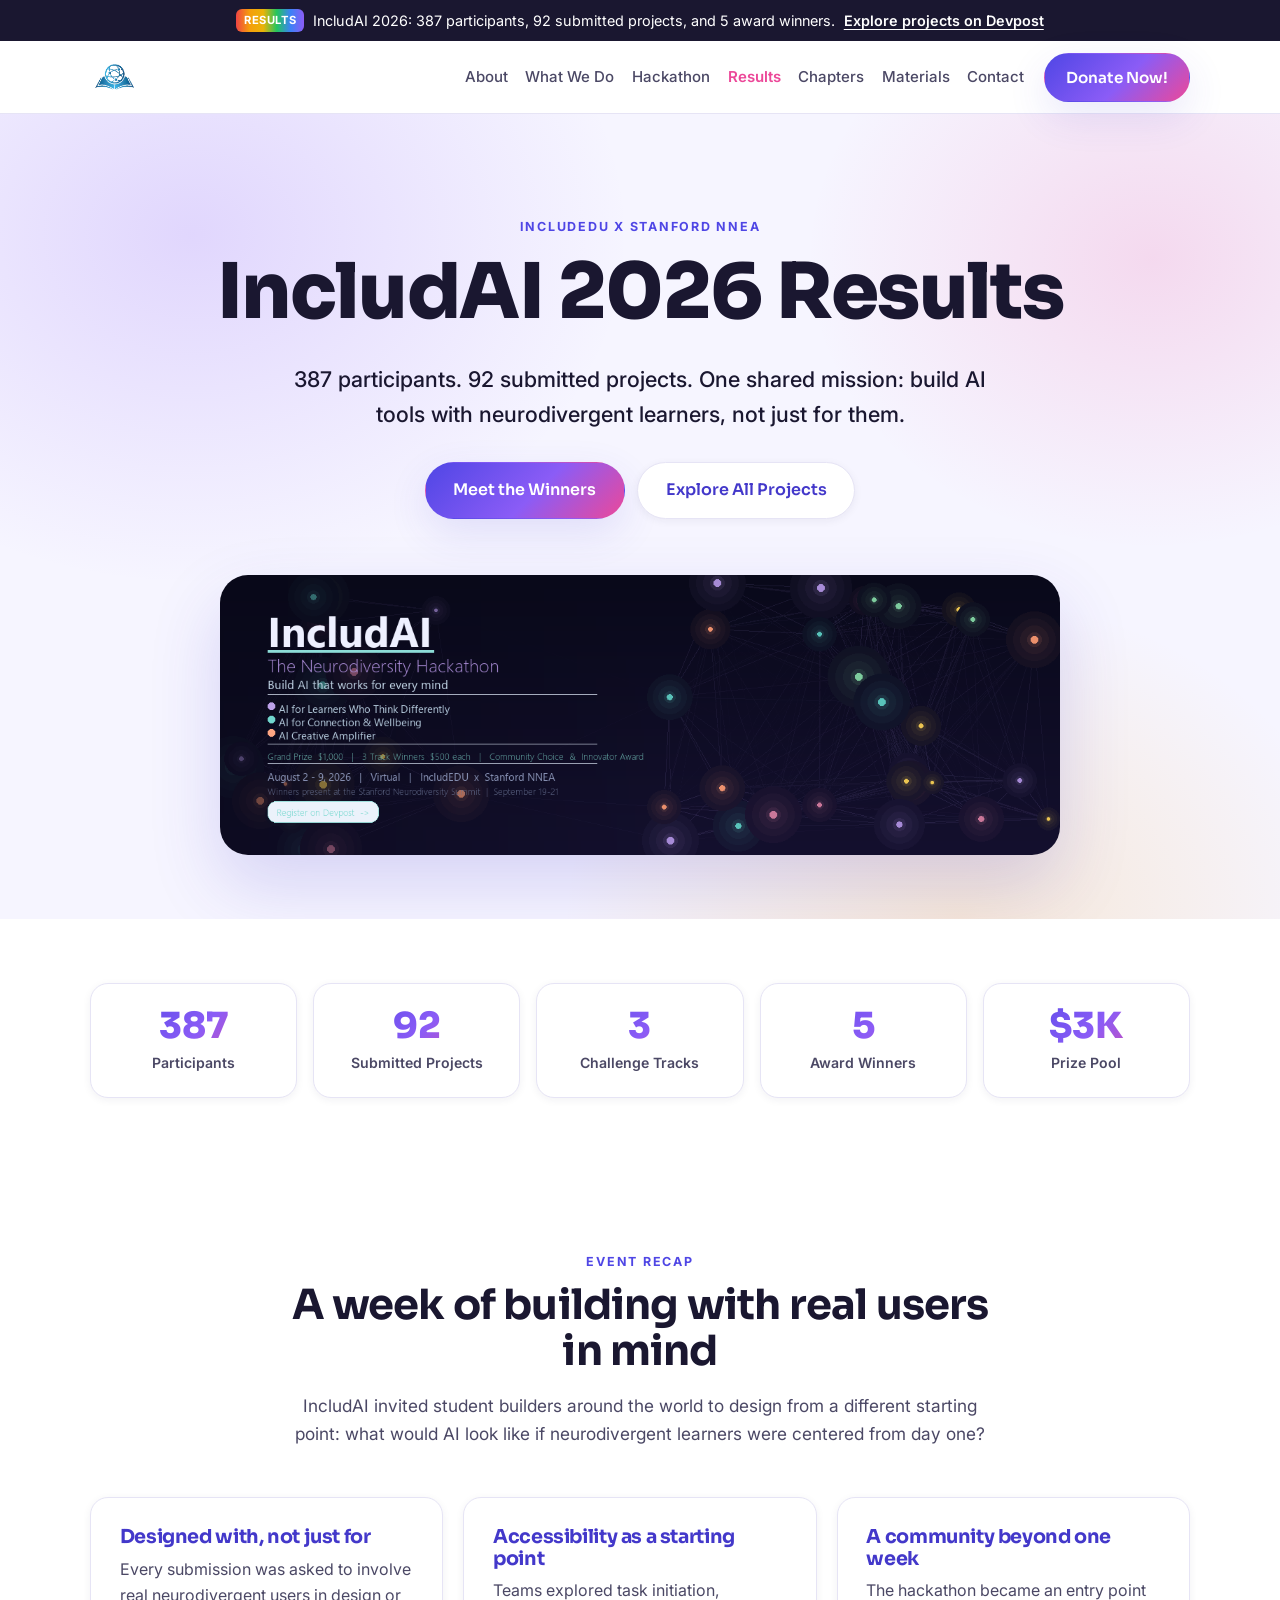
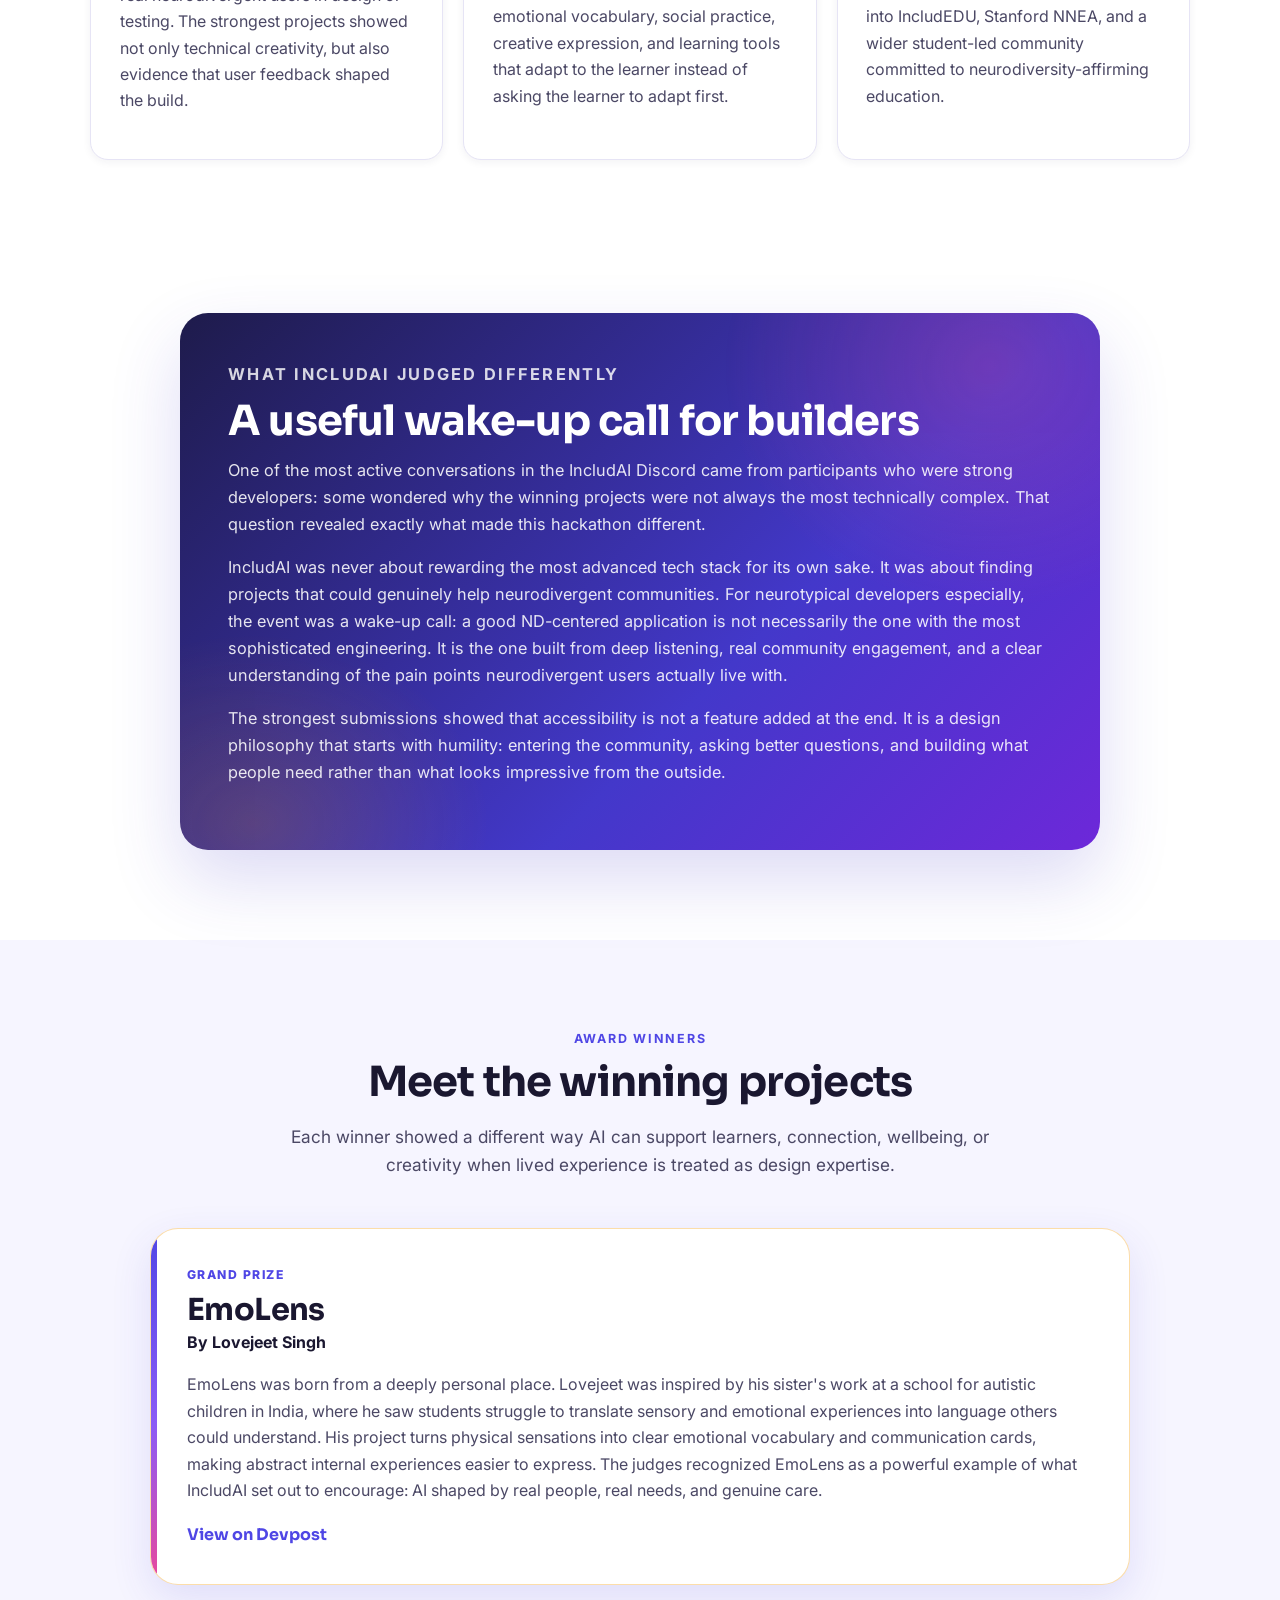
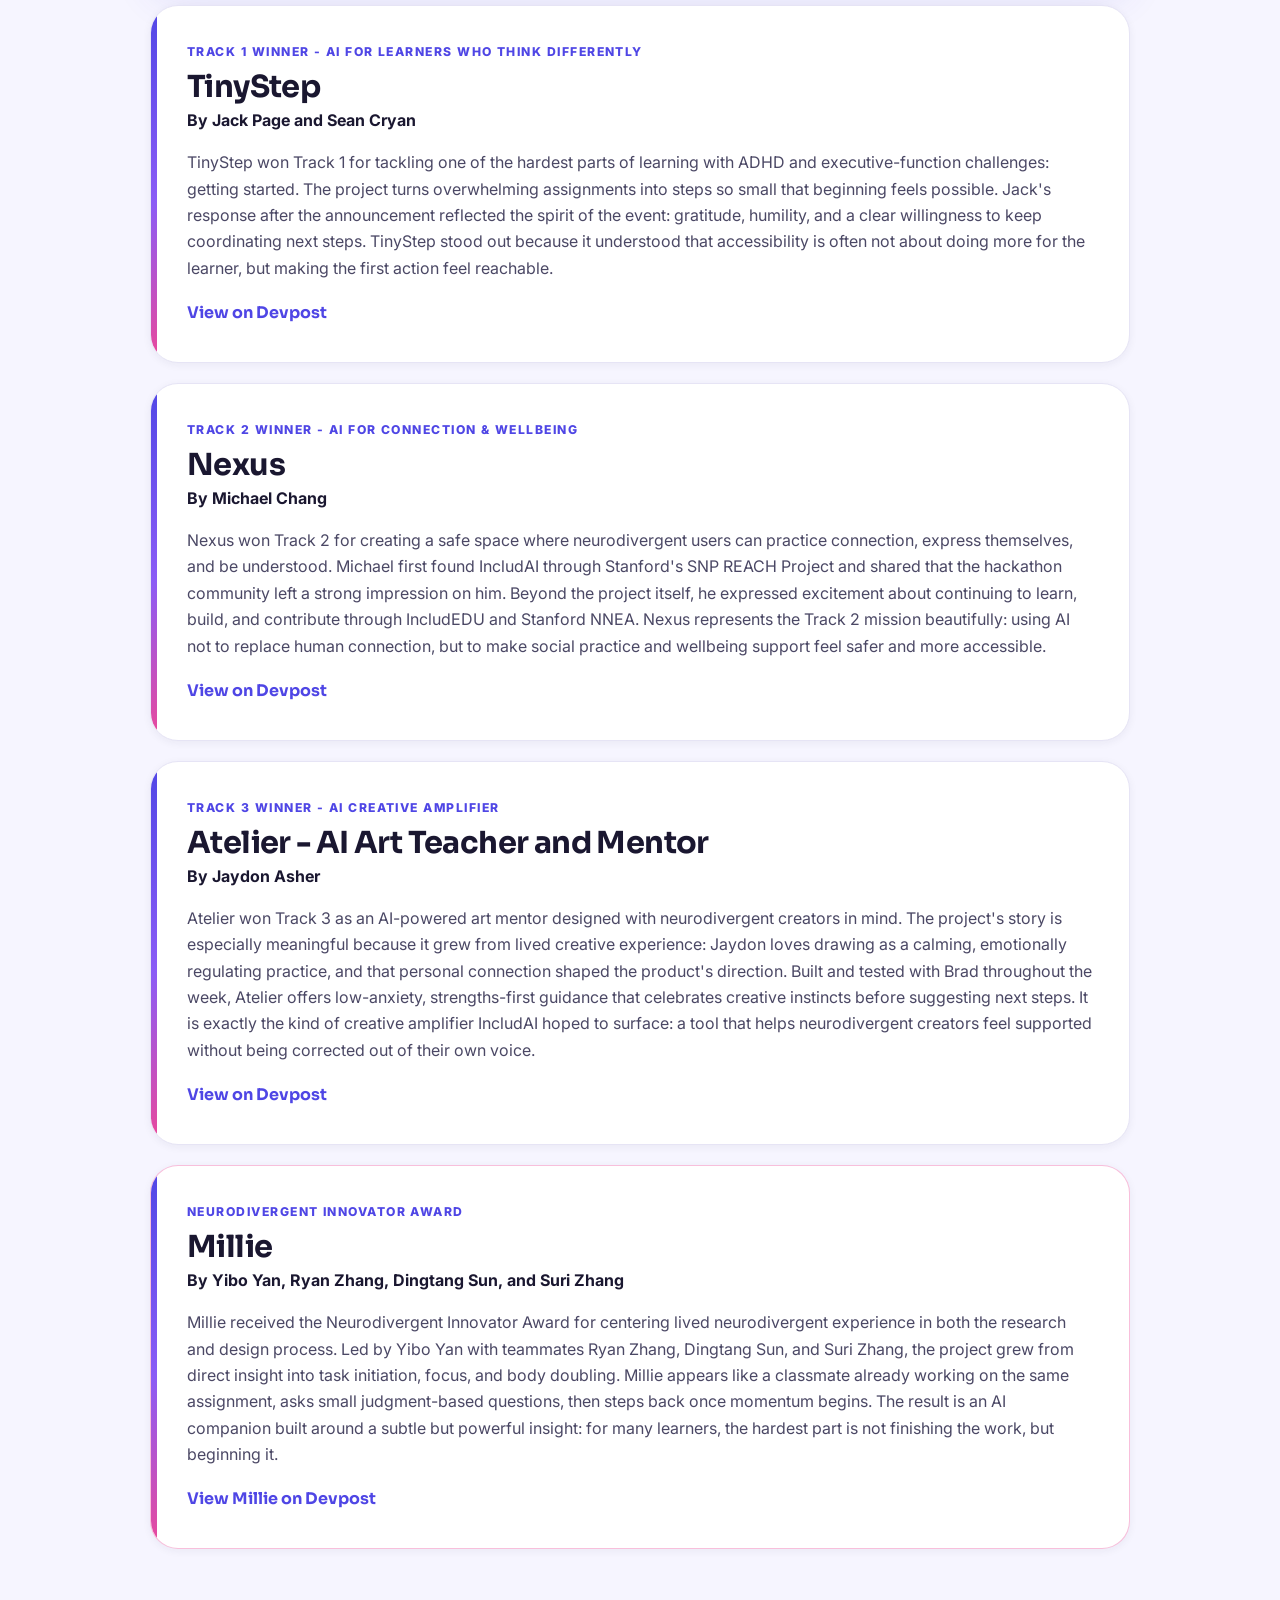
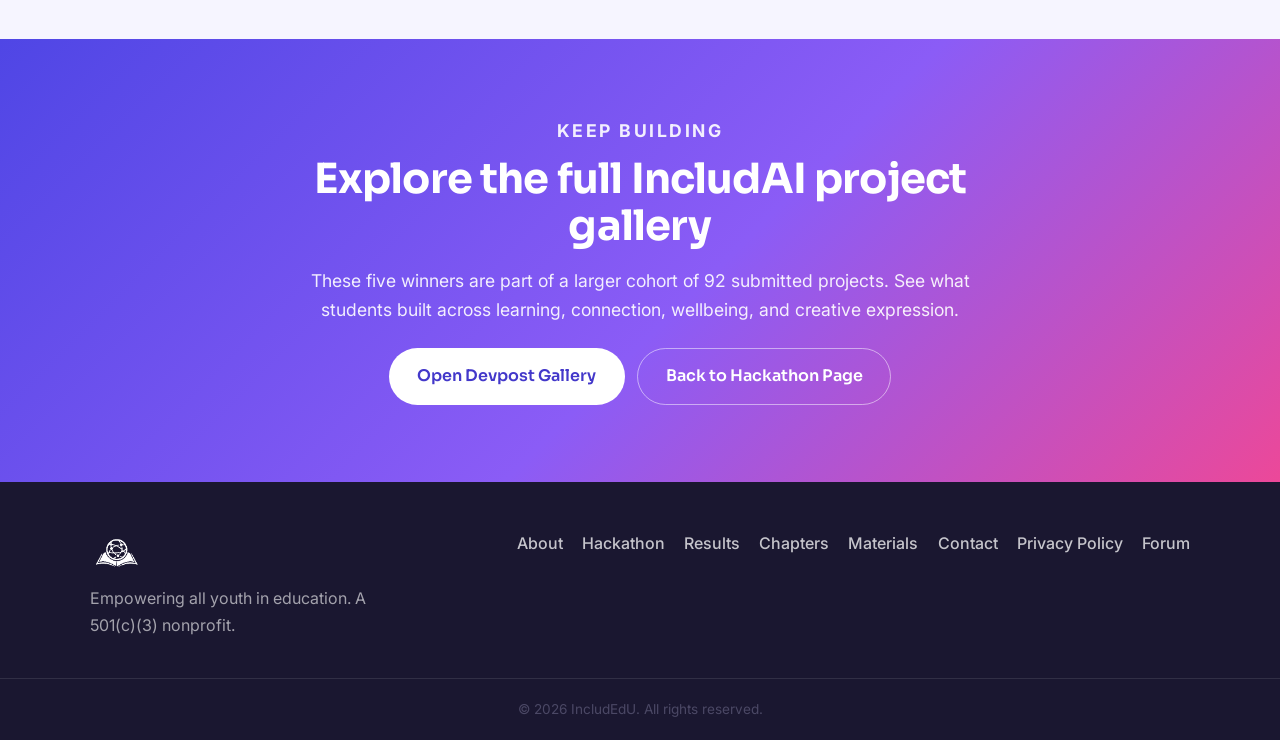
<file: includai-results.html>
<!DOCTYPE html>
<html lang="en">
<head>
  <meta charset="UTF-8" />
  <meta name="viewport" content="width=device-width, initial-scale=1.0" />
  <title>IncludAI 2026 Results | IncludEDU</title>
  <meta name="description" content="Meet the winners of IncludAI 2026, a neurodiversity hackathon with 387 participants, 92 submitted projects, and student-built AI tools designed with neurodivergent learners." />

  <meta property="og:title" content="IncludAI 2026 Results | IncludEDU" />
  <meta property="og:description" content="387 participants. 92 submitted projects. Meet the winning teams from IncludAI 2026." />
  <meta property="og:type" content="website" />
  <meta property="og:url" content="https://includedu.org/includai-results.html" />
  <meta property="og:image" content="assets/images/hackathon-banner.png" />

  <link rel="icon" href="assets/images/logo.webp" />
  <link rel="preconnect" href="https://fonts.googleapis.com" />
  <link rel="preconnect" href="https://fonts.gstatic.com" crossorigin />
  <link href="https://fonts.googleapis.com/css2?family=Sora:wght@500;600;700;800&family=Inter:wght@400;500;600&display=swap" rel="stylesheet" />
  <link rel="stylesheet" href="styles.css" />
</head>
<body>
  <a class="skip-link" href="#main">Skip to content</a>

  <div class="announce" role="region" aria-label="Announcement">
    <div class="announce__inner">
      <span class="announce__tag">Results</span>
      <span>IncludAI 2026: 387 participants, 92 submitted projects, and 5 award winners.</span>
      <a href="https://includai-2026.devpost.com/project-gallery" target="_blank" rel="noopener">Explore projects on Devpost</a>
    </div>
  </div>

  <header class="nav" id="top">
    <div class="nav__inner">
      <a class="brand" href="index.html" aria-label="IncludEdU home">
        <img class="brand__logo" src="assets/images/logo.webp" alt="IncludEdU logo" width="110" height="46" />
      </a>

      <nav class="nav__links" aria-label="Primary">
        <a href="index.html#about">About</a>
        <a href="index.html#what">What We Do</a>
        <a href="hackathon.html">Hackathon</a>
        <a href="includai-results.html" class="is-highlight">Results</a>
        <a href="index.html#chapters">Chapters</a>
        <a href="index.html#materials">Materials</a>
        <a href="index.html#contact">Contact</a>
      </nav>

      <div class="nav__cta">
        <a class="btn btn--primary" href="index.html#donate">Donate Now!</a>
        <button class="nav__toggle" aria-label="Toggle menu" aria-expanded="false">
          <span></span><span></span><span></span>
        </button>
      </div>
    </div>
  </header>

  <main id="main">
    <section class="results-hero">
      <div class="results-hero__bg" aria-hidden="true"></div>
      <div class="results-hero__inner reveal">
        <p class="eyebrow">IncludEDU x Stanford NNEA</p>
        <h1>IncludAI 2026 Results</h1>
        <p class="results-hero__sub">
          387 participants. 92 submitted projects. One shared mission: build AI tools
          with neurodivergent learners, not just for them.
        </p>
        <div class="results-hero__actions">
          <a class="btn btn--primary btn--lg" href="#winners">Meet the Winners</a>
          <a class="btn btn--ghost btn--lg" href="https://includai-2026.devpost.com/project-gallery" target="_blank" rel="noopener">Explore All Projects</a>
        </div>
      </div>
      <div class="results-hero__image reveal">
        <img src="assets/images/hackathon-banner.png" alt="IncludAI: The Neurodiversity Hackathon banner" />
      </div>
    </section>

    <section class="section results-snapshot" aria-label="Hackathon results snapshot">
      <div class="results-stats reveal">
        <div class="results-stat">
          <span class="results-stat__number">387</span>
          <span class="results-stat__label">Participants</span>
        </div>
        <div class="results-stat">
          <span class="results-stat__number">92</span>
          <span class="results-stat__label">Submitted Projects</span>
        </div>
        <div class="results-stat">
          <span class="results-stat__number">3</span>
          <span class="results-stat__label">Challenge Tracks</span>
        </div>
        <div class="results-stat">
          <span class="results-stat__number">5</span>
          <span class="results-stat__label">Award Winners</span>
        </div>
        <div class="results-stat">
          <span class="results-stat__number">$3K</span>
          <span class="results-stat__label">Prize Pool</span>
        </div>
      </div>
    </section>

    <section class="section">
      <div class="section__head reveal">
        <p class="eyebrow">Event Recap</p>
        <h2>A week of building with real users in mind</h2>
        <p class="section__lead">
          IncludAI invited student builders around the world to design from a different starting point:
          what would AI look like if neurodivergent learners were centered from day one?
        </p>
      </div>
      <div class="recap-grid">
        <article class="recap-panel reveal">
          <h3>Designed with, not just for</h3>
          <p>Every submission was asked to involve real neurodivergent users in design or testing. The strongest projects showed not only technical creativity, but also evidence that user feedback shaped the build.</p>
        </article>
        <article class="recap-panel reveal">
          <h3>Accessibility as a starting point</h3>
          <p>Teams explored task initiation, emotional vocabulary, social practice, creative expression, and learning tools that adapt to the learner instead of asking the learner to adapt first.</p>
        </article>
        <article class="recap-panel reveal">
          <h3>A community beyond one week</h3>
          <p>The hackathon became an entry point into IncludEDU, Stanford NNEA, and a wider student-led community committed to neurodiversity-affirming education.</p>
        </article>
      </div>
    </section>

    <section class="section results-reflection">
      <div class="reflection-card reveal">
        <p class="eyebrow">What IncludAI Judged Differently</p>
        <h2>A useful wake-up call for builders</h2>
        <p>
          One of the most active conversations in the IncludAI Discord came from participants who were strong developers:
          some wondered why the winning projects were not always the most technically complex. That question revealed exactly
          what made this hackathon different.
        </p>
        <p>
          IncludAI was never about rewarding the most advanced tech stack for its own sake. It was about finding projects that
          could genuinely help neurodivergent communities. For neurotypical developers especially, the event was a wake-up call:
          a good ND-centered application is not necessarily the one with the most sophisticated engineering. It is the one built
          from deep listening, real community engagement, and a clear understanding of the pain points neurodivergent users
          actually live with.
        </p>
        <p>
          The strongest submissions showed that accessibility is not a feature added at the end. It is a design philosophy that
          starts with humility: entering the community, asking better questions, and building what people need rather than what
          looks impressive from the outside.
        </p>
      </div>
    </section>

    <section class="section section--tint" id="winners">
      <div class="section__head reveal">
        <p class="eyebrow">Award Winners</p>
        <h2>Meet the winning projects</h2>
        <p class="section__lead">Each winner showed a different way AI can support learners, connection, wellbeing, or creativity when lived experience is treated as design expertise.</p>
      </div>

      <div class="winner-list">
        <article class="winner-card winner-card--grand reveal">
          <div class="winner-card__award">Grand Prize</div>
          <h3>EmoLens</h3>
          <p class="winner-card__team">By Lovejeet Singh</p>
          <p>EmoLens was born from a deeply personal place. Lovejeet was inspired by his sister's work at a school for autistic children in India, where he saw students struggle to translate sensory and emotional experiences into language others could understand. His project turns physical sensations into clear emotional vocabulary and communication cards, making abstract internal experiences easier to express. The judges recognized EmoLens as a powerful example of what IncludAI set out to encourage: AI shaped by real people, real needs, and genuine care.</p>
          <a class="winner-card__link" href="https://includai-2026.devpost.com/project-gallery" target="_blank" rel="noopener">View on Devpost</a>
        </article>

        <article class="winner-card reveal">
          <div class="winner-card__award">Track 1 Winner - AI for Learners Who Think Differently</div>
          <h3>TinyStep</h3>
          <p class="winner-card__team">By Jack Page and Sean Cryan</p>
          <p>TinyStep won Track 1 for tackling one of the hardest parts of learning with ADHD and executive-function challenges: getting started. The project turns overwhelming assignments into steps so small that beginning feels possible. Jack's response after the announcement reflected the spirit of the event: gratitude, humility, and a clear willingness to keep coordinating next steps. TinyStep stood out because it understood that accessibility is often not about doing more for the learner, but making the first action feel reachable.</p>
          <a class="winner-card__link" href="https://includai-2026.devpost.com/project-gallery" target="_blank" rel="noopener">View on Devpost</a>
        </article>

        <article class="winner-card reveal">
          <div class="winner-card__award">Track 2 Winner - AI for Connection &amp; Wellbeing</div>
          <h3>Nexus</h3>
          <p class="winner-card__team">By Michael Chang</p>
          <p>Nexus won Track 2 for creating a safe space where neurodivergent users can practice connection, express themselves, and be understood. Michael first found IncludAI through Stanford's SNP REACH Project and shared that the hackathon community left a strong impression on him. Beyond the project itself, he expressed excitement about continuing to learn, build, and contribute through IncludEDU and Stanford NNEA. Nexus represents the Track 2 mission beautifully: using AI not to replace human connection, but to make social practice and wellbeing support feel safer and more accessible.</p>
          <a class="winner-card__link" href="https://includai-2026.devpost.com/project-gallery" target="_blank" rel="noopener">View on Devpost</a>
        </article>

        <article class="winner-card reveal">
          <div class="winner-card__award">Track 3 Winner - AI Creative Amplifier</div>
          <h3>Atelier - AI Art Teacher and Mentor</h3>
          <p class="winner-card__team">By Jaydon Asher</p>
          <p>Atelier won Track 3 as an AI-powered art mentor designed with neurodivergent creators in mind. The project's story is especially meaningful because it grew from lived creative experience: Jaydon loves drawing as a calming, emotionally regulating practice, and that personal connection shaped the product's direction. Built and tested with Brad throughout the week, Atelier offers low-anxiety, strengths-first guidance that celebrates creative instincts before suggesting next steps. It is exactly the kind of creative amplifier IncludAI hoped to surface: a tool that helps neurodivergent creators feel supported without being corrected out of their own voice.</p>
          <a class="winner-card__link" href="https://includai-2026.devpost.com/project-gallery" target="_blank" rel="noopener">View on Devpost</a>
        </article>

        <article class="winner-card winner-card--innovator reveal">
          <div class="winner-card__award">Neurodivergent Innovator Award</div>
          <h3>Millie</h3>
          <p class="winner-card__team">By Yibo Yan, Ryan Zhang, Dingtang Sun, and Suri Zhang</p>
          <p>Millie received the Neurodivergent Innovator Award for centering lived neurodivergent experience in both the research and design process. Led by Yibo Yan with teammates Ryan Zhang, Dingtang Sun, and Suri Zhang, the project grew from direct insight into task initiation, focus, and body doubling. Millie appears like a classmate already working on the same assignment, asks small judgment-based questions, then steps back once momentum begins. The result is an AI companion built around a subtle but powerful insight: for many learners, the hardest part is not finishing the work, but beginning it.</p>
          <a class="winner-card__link" href="https://includai-2026.devpost.com/submissions/1121511-millie" target="_blank" rel="noopener">View Millie on Devpost</a>
        </article>
      </div>
    </section>

    <section class="cta results-cta">
      <div class="cta__inner reveal">
        <p class="eyebrow eyebrow--light">Keep Building</p>
        <h2>Explore the full IncludAI project gallery</h2>
        <p>These five winners are part of a larger cohort of 92 submitted projects. See what students built across learning, connection, wellbeing, and creative expression.</p>
        <div class="cta__actions">
          <a class="btn btn--light btn--lg" href="https://includai-2026.devpost.com/project-gallery" target="_blank" rel="noopener">Open Devpost Gallery</a>
          <a class="btn btn--outline-light btn--lg" href="hackathon.html">Back to Hackathon Page</a>
        </div>
      </div>
    </section>
  </main>

  <footer class="footer">
    <div class="footer__inner">
      <div class="footer__brand">
        <img class="footer__logo" src="assets/images/logo.webp" alt="IncludEdU logo" width="120" height="50" />
        <p>Empowering all youth in education. A 501(c)(3) nonprofit.</p>
      </div>
      <nav class="footer__links" aria-label="Footer">
        <a href="index.html#about">About</a><a href="hackathon.html">Hackathon</a><a href="includai-results.html">Results</a>
        <a href="index.html#chapters">Chapters</a><a href="index.html#materials">Materials</a><a href="index.html#contact">Contact</a>
        <a href="https://www.includedu.org/privacy" target="_blank" rel="noopener">Privacy Policy</a>
        <a href="https://www.includedu.org/forum" target="_blank" rel="noopener">Forum</a>
      </nav>
    </div>
    <p class="footer__legal">© <span id="year">2026</span> IncludEdU. All rights reserved.</p>
  </footer>

  <script src="script.js"></script>
</body>
</html>
</file>
<file: styles.css>
/* ============================================================
   IncludEdU — design system
   Palette: deep indigo/violet + warm accent + neurodiversity rainbow
   Fonts: Sora (display) / Inter (body)
   ============================================================ */
:root {
  --indigo-900: #1e1b4b;
  --indigo-700: #4338ca;
  --indigo-600: #4f46e5;
  --violet-500: #8b5cf6;
  --accent:     #f59e0b;   /* warm amber */
  --accent-2:   #ec4899;   /* pink */
  --ink:        #1a1730;
  --ink-soft:   #4b4865;
  --paper:      #ffffff;
  --tint:       #f6f5ff;
  --tint-2:     #eef0ff;
  --line:       #e6e4f5;
  --radius:     18px;
  --radius-lg:  28px;
  --shadow-sm:  0 2px 8px rgba(30,27,75,.06);
  --shadow:     0 14px 40px rgba(67,56,202,.12);
  --shadow-lg:  0 30px 70px rgba(67,56,202,.18);
  --container:  1140px;
  --grad: linear-gradient(135deg, var(--indigo-600), var(--violet-500) 55%, var(--accent-2));
  --grad-rainbow: linear-gradient(90deg,#ef4444,#f59e0b,#eab308,#22c55e,#3b82f6,#8b5cf6);
}

* { box-sizing: border-box; }
html { scroll-behavior: smooth; }
@media (prefers-reduced-motion: reduce) { html { scroll-behavior: auto; } }

body {
  margin: 0;
  font-family: "Inter", system-ui, -apple-system, sans-serif;
  color: var(--ink);
  background: var(--paper);
  line-height: 1.65;
  -webkit-font-smoothing: antialiased;
}

h1, h2, h3, .brand__name { font-family: "Sora", sans-serif; line-height: 1.12; letter-spacing: -.02em; }
h2 { font-size: clamp(1.7rem, 3.4vw, 2.6rem); margin: 0 0 .4em; }
h3 { font-size: 1.2rem; margin: 0 0 .4em; }
p  { margin: 0 0 1em; color: var(--ink-soft); }
a  { color: var(--indigo-600); text-decoration: none; }
img, svg { max-width: 100%; }

.skip-link {
  position: absolute; left: -999px; top: 0; background: var(--ink); color: #fff;
  padding: .6rem 1rem; border-radius: 0 0 8px 0; z-index: 200;
}
.skip-link:focus { left: 0; }

/* ---------- Buttons ---------- */
.btn {
  display: inline-flex; align-items: center; justify-content: center; gap: .5rem;
  font-family: "Sora", sans-serif; font-weight: 600; font-size: .95rem;
  padding: .7rem 1.3rem; border-radius: 999px; border: 1.5px solid transparent;
  cursor: pointer; transition: transform .15s ease, box-shadow .2s ease, background .2s ease;
  white-space: nowrap;
}
.btn:hover { transform: translateY(-2px); }
.btn--lg { padding: .9rem 1.7rem; font-size: 1rem; }
.btn--primary { background: var(--grad); color: #fff; box-shadow: var(--shadow); }
.btn--primary:hover { box-shadow: var(--shadow-lg); }
.btn--ghost { background: #fff; color: var(--indigo-700); border-color: var(--line); box-shadow: var(--shadow-sm); }
.btn--ghost:hover { border-color: var(--indigo-600); }
.btn--light { background: #fff; color: var(--indigo-700); }
.btn--outline-light { background: transparent; color: #fff; border-color: rgba(255,255,255,.5); }
.btn--outline-light:hover { border-color: #fff; background: rgba(255,255,255,.1); }

/* ---------- Announcement bar ---------- */
.announce { background: var(--ink); color: #fff; font-size: .9rem; }
.announce__inner {
  max-width: var(--container); margin: 0 auto; padding: .55rem 1.25rem;
  display: flex; align-items: center; gap: .55rem; justify-content: center; flex-wrap: wrap;
}
.announce__tag {
  background: var(--grad-rainbow); color: #fff; font-weight: 700; font-size: .7rem;
  padding: .15rem .5rem; border-radius: 6px; text-transform: uppercase; letter-spacing: .05em;
}
.announce a { color: #fff; font-weight: 600; text-decoration: underline; text-underline-offset: 3px; }

/* ---------- Nav ---------- */
.nav { position: sticky; top: 0; z-index: 100; background: rgba(255,255,255,.82);
  backdrop-filter: saturate(180%) blur(14px); border-bottom: 1px solid var(--line); }
.nav__inner { max-width: var(--container); margin: 0 auto; padding: .7rem 1.25rem;
  display: flex; align-items: center; gap: 1.25rem; }
.brand { display: flex; align-items: center; gap: .55rem; font-weight: 800; }
.brand__logo { height: 42px; width: auto; display: block; }
.brand__mark { display: inline-flex; }
.brand__name { font-size: 1.35rem; color: var(--ink); font-weight: 800; }
.brand__accent { background: var(--grad); -webkit-background-clip: text; background-clip: text; color: transparent; }
.nav__links { display: flex; gap: 1.1rem; margin-left: auto; }
.nav__links a { color: var(--ink-soft); font-weight: 500; font-size: .94rem; position: relative; }
.nav__links a:hover { color: var(--indigo-600); }
.nav__links a.is-highlight { color: var(--accent-2); font-weight: 600; }
.nav__cta { display: flex; align-items: center; gap: .6rem; }
.nav__toggle { display: none; flex-direction: column; gap: 5px; background: none; border: 0; cursor: pointer; padding: 6px; }
.nav__toggle span { width: 24px; height: 2px; background: var(--ink); border-radius: 2px; transition: .25s; }

/* ---------- Layout helpers ---------- */
.section { max-width: var(--container); margin: 0 auto; padding: clamp(3.5rem, 7vw, 6rem) 1.25rem; }
.section--tint { max-width: none; background: var(--tint); }
.section--tint > * { max-width: var(--container); margin-left: auto; margin-right: auto; }
.section__head { max-width: 720px; margin: 0 auto clamp(2rem, 4vw, 3rem); text-align: center; }
.section__lead, .section__head .section__lead { font-size: 1.08rem; }
.eyebrow { text-transform: uppercase; letter-spacing: .14em; font-size: .78rem; font-weight: 700;
  color: var(--indigo-600); margin: 0 0 .6rem; }
.eyebrow--light { color: rgba(255,255,255,.85); }
.lead { font-size: 1.25rem; color: var(--ink); font-weight: 500; }
.grad-text { background: var(--grad); -webkit-background-clip: text; background-clip: text; color: transparent; }

/* ---------- Hero ---------- */
.hero { position: relative; overflow: hidden; }
.hero__bg { position: absolute; inset: 0; z-index: -1;
  background:
    radial-gradient(60% 60% at 15% 10%, rgba(139,92,246,.20), transparent 60%),
    radial-gradient(50% 50% at 90% 0%, rgba(236,72,153,.16), transparent 60%),
    radial-gradient(60% 80% at 80% 100%, rgba(245,158,11,.14), transparent 60%),
    var(--tint); }
.hero__inner { max-width: var(--container); margin: 0 auto;
  padding: clamp(3.5rem, 8vw, 6.5rem) 1.25rem clamp(3rem, 6vw, 5rem); text-align: center; }
.hero__title { font-size: clamp(2.4rem, 6vw, 4.3rem); font-weight: 800; margin: .2em 0 .35em; }
.hero__sub { font-size: clamp(1.05rem, 2vw, 1.3rem); max-width: 640px; margin: 0 auto 1.8rem; }
.hero__actions { display: flex; gap: .8rem; justify-content: center; flex-wrap: wrap; }
.hero__stats { display: flex; gap: clamp(1.5rem, 5vw, 3.5rem); justify-content: center;
  margin: 2.8rem 0 0; padding: 1.5rem 0 0; border-top: 1px solid var(--line); }
.hero__stats div { text-align: center; }
.hero__stats dt { font-family: "Sora"; font-weight: 800; font-size: 1.5rem;
  background: var(--grad); -webkit-background-clip: text; background-clip: text; color: transparent; }
.hero__stats dd { margin: 0; font-size: .9rem; color: var(--ink-soft); }

/* ---------- Hero photo ---------- */
.hero__photo { max-width: 860px; margin: 0 auto; padding: 0 1.25rem clamp(1.5rem, 4vw, 3rem); }
.hero__photo img { width: 100%; border-radius: var(--radius-lg); box-shadow: var(--shadow-lg);
  display: block; max-height: 420px; object-fit: cover; object-position: top; }

/* ---------- Partners ---------- */
.partners { text-align: center; padding: 2.2rem 1.25rem; }
.partners > p { text-transform: uppercase; letter-spacing: .12em; font-size: .75rem; font-weight: 700; color: var(--ink-soft); margin-bottom: 1rem; }
.partners__list { display: flex; gap: .7rem; justify-content: center; flex-wrap: wrap; }
.partner-pill { background: var(--tint-2); color: var(--indigo-700); font-weight: 600;
  padding: .45rem 1rem; border-radius: 999px; font-size: .9rem; }

/* ---------- About ---------- */
.about__grid { display: grid; grid-template-columns: 1.3fr 1fr; gap: clamp(1.5rem, 4vw, 3rem); align-items: start; }
.about__values { list-style: none; margin: 0; padding: 1.5rem; background: var(--tint);
  border-radius: var(--radius); display: grid; gap: .9rem; }
.about__values li { display: flex; align-items: center; gap: .7rem; font-weight: 500; color: var(--ink); }
.dot { width: 12px; height: 12px; border-radius: 50%; flex: none; }
.dot--a { background: #ef4444; } .dot--b { background: #22c55e; }
.dot--c { background: #3b82f6; } .dot--d { background: var(--violet-500); }

/* ---------- Cards ---------- */
.cards { display: grid; grid-template-columns: repeat(3, 1fr); gap: 1.25rem; }
.card { background: #fff; border: 1px solid var(--line); border-radius: var(--radius);
  padding: 1.8rem; box-shadow: var(--shadow-sm); transition: transform .2s ease, box-shadow .2s ease; }
.card:hover { transform: translateY(-5px); box-shadow: var(--shadow); }
.card__icon { font-size: 2rem; width: 60px; height: 60px; display: grid; place-items: center;
  background: var(--tint-2); border-radius: 14px; margin-bottom: 1rem; }
.card--link { cursor: pointer; }
.card__cta { color: var(--indigo-600); font-weight: 600; font-family: "Sora"; }

/* ---------- Feature (image + text) ---------- */
.feature { display: grid; grid-template-columns: 1fr 1fr; gap: clamp(1.5rem, 4vw, 3rem);
  align-items: center; margin-top: clamp(2rem, 5vw, 3.5rem);
  background: #fff; border: 1px solid var(--line); border-radius: var(--radius-lg);
  padding: clamp(1.2rem, 3vw, 2rem); box-shadow: var(--shadow-sm); overflow: hidden; }
.feature__media img { width: 100%; height: 100%; max-height: 340px; object-fit: cover; border-radius: var(--radius); display: block; }
.feature__body h3 { font-size: 1.5rem; }

/* ---------- Chapters layout ---------- */
.chapters__layout { display: grid; grid-template-columns: 1fr 1.1fr; gap: clamp(1.5rem, 4vw, 3rem); align-items: center; }
.chapters__illus img { width: 100%; border-radius: var(--radius-lg); display: block; }

/* ---------- Gallery ---------- */
.gallery { display: grid; grid-template-columns: 2fr 1fr; gap: 1.25rem; }
.gallery__item { margin: 0; border-radius: var(--radius-lg); overflow: hidden; box-shadow: var(--shadow-sm); }
.gallery__item img { width: 100%; height: 100%; min-height: 260px; object-fit: cover; display: block;
  transition: transform .35s ease; }
.gallery__item:hover img { transform: scale(1.05); }

/* ---------- Hackathon feature ---------- */
.hackathon { position: relative; overflow: hidden; color: #fff;
  background: linear-gradient(135deg, var(--indigo-900), var(--indigo-700) 60%, #6d28d9); }
.hackathon__glow { position: absolute; inset: 0; z-index: 0; opacity: .9;
  background:
    radial-gradient(40% 50% at 85% 10%, rgba(236,72,153,.35), transparent 60%),
    radial-gradient(40% 50% at 10% 90%, rgba(245,158,11,.28), transparent 60%); }
.hackathon::before { content: ""; position: absolute; top: 0; left: 0; right: 0; height: 5px;
  background: var(--grad-rainbow); z-index: 2; }
.hackathon__inner { position: relative; z-index: 1; max-width: 900px; margin: 0 auto;
  padding: clamp(3.5rem, 7vw, 6rem) 1.25rem; text-align: center; }
.hackathon__title { font-size: clamp(2rem, 5vw, 3.4rem); font-weight: 800; margin: .15em 0 .4em; }
.hackathon__sub { color: rgba(255,255,255,.9); font-size: 1.12rem; max-width: 680px; margin: 0 auto 2rem; }
.hackathon__sub strong { color: #fff; }
.hackathon__meta { display: grid; grid-template-columns: repeat(4, 1fr); gap: 1rem; margin: 0 auto 2rem; max-width: 720px; }
.meta-item { background: rgba(255,255,255,.1); border: 1px solid rgba(255,255,255,.18);
  border-radius: 14px; padding: 1rem .8rem; display: grid; gap: .25rem; }
.meta-item__label { font-size: .72rem; text-transform: uppercase; letter-spacing: .1em; color: rgba(255,255,255,.7); }
.meta-item__value { font-family: "Sora"; font-weight: 600; }
.hackathon__tracks { display: flex; gap: .6rem; flex-wrap: wrap; justify-content: center; margin-bottom: 2rem; }
.track { background: rgba(255,255,255,.12); border: 1px solid rgba(255,255,255,.2);
  padding: .45rem 1rem; border-radius: 999px; font-size: .9rem; font-weight: 500; }
.hackathon__actions { display: flex; gap: .8rem; justify-content: center; flex-wrap: wrap; }
.hackathon__note { margin-top: 1.3rem; font-size: .9rem; color: rgba(255,255,255,.75); }

/* ---------- IncludAI results page ---------- */
.results-hero { position: relative; overflow: hidden; background: var(--tint); }
.results-hero__bg { position: absolute; inset: 0; z-index: 0;
  background:
    radial-gradient(55% 70% at 15% 15%, rgba(139,92,246,.20), transparent 62%),
    radial-gradient(45% 60% at 90% 18%, rgba(236,72,153,.16), transparent 60%),
    radial-gradient(50% 65% at 75% 100%, rgba(245,158,11,.16), transparent 62%); }
.results-hero__inner { position: relative; z-index: 1; max-width: 900px; margin: 0 auto;
  padding: clamp(3.8rem, 8vw, 6.5rem) 1.25rem 2rem; text-align: center; }
.results-hero h1 { font-size: clamp(2.6rem, 6vw, 4.8rem); font-weight: 800; margin: .15em 0 .35em; }
.results-hero__sub { font-size: clamp(1.08rem, 2vw, 1.35rem); max-width: 720px; margin: 0 auto 1.8rem; color: var(--ink); font-weight: 500; }
.results-hero__actions { display: flex; gap: .8rem; justify-content: center; flex-wrap: wrap; }
.results-hero__image { position: relative; z-index: 1; max-width: 880px; margin: 1.5rem auto 0; padding: 0 1.25rem clamp(2.5rem, 5vw, 4rem); }
.results-hero__image img { width: 100%; border-radius: var(--radius-lg); box-shadow: var(--shadow-lg); display: block; }
.results-snapshot { padding-top: clamp(2.5rem, 5vw, 4rem); padding-bottom: clamp(2.5rem, 5vw, 4rem); }
.results-stats { display: grid; grid-template-columns: repeat(5, 1fr); gap: 1rem; }
.results-stat { background: #fff; border: 1px solid var(--line); border-radius: var(--radius);
  padding: 1.4rem 1rem; text-align: center; box-shadow: var(--shadow-sm); }
.results-stat__number { display: block; font-family: "Sora", sans-serif; font-weight: 800; font-size: clamp(1.6rem, 3vw, 2.25rem);
  background: var(--grad); -webkit-background-clip: text; background-clip: text; color: transparent; line-height: 1.1; }
.results-stat__label { display: block; color: var(--ink-soft); font-weight: 600; font-size: .88rem; margin-top: .35rem; }
.recap-grid { display: grid; grid-template-columns: repeat(3, 1fr); gap: 1.25rem; }
.recap-panel { background: #fff; border: 1px solid var(--line); border-radius: var(--radius); padding: 1.8rem; box-shadow: var(--shadow-sm); }
.recap-panel h3 { color: var(--indigo-700); }
.results-reflection { padding-top: clamp(2.5rem, 5vw, 4rem); }
.reflection-card { max-width: 920px; margin: 0 auto; border-radius: var(--radius-lg);
  padding: clamp(2rem, 4vw, 3rem); color: #fff;
  background: linear-gradient(135deg, var(--indigo-900), var(--indigo-700) 62%, #6d28d9);
  box-shadow: var(--shadow-lg); position: relative; overflow: hidden; }
.reflection-card::before { content: ""; position: absolute; inset: 0; opacity: .85;
  background:
    radial-gradient(45% 70% at 88% 10%, rgba(236,72,153,.30), transparent 65%),
    radial-gradient(40% 55% at 8% 95%, rgba(245,158,11,.22), transparent 65%); }
.reflection-card > * { position: relative; z-index: 1; }
.reflection-card h2 { color: #fff; margin-bottom: .8rem; }
.reflection-card p { color: rgba(255,255,255,.88); font-size: 1.02rem; }
.reflection-card .eyebrow { color: rgba(255,255,255,.82); }
.winner-list { display: grid; gap: 1.25rem; max-width: 980px; margin: 0 auto; }
.winner-card { background: #fff; border: 1px solid var(--line); border-radius: var(--radius-lg);
  padding: clamp(1.5rem, 3vw, 2.25rem); box-shadow: var(--shadow-sm); position: relative; overflow: hidden; }
.winner-card::before { content: ""; position: absolute; inset: 0 auto 0 0; width: 6px; background: var(--grad); }
.winner-card--grand { border-color: rgba(245,158,11,.35); box-shadow: var(--shadow); }
.winner-card--innovator { border-color: rgba(236,72,153,.35); }
.winner-card__award { font-size: .76rem; font-weight: 800; text-transform: uppercase; letter-spacing: .12em; color: var(--indigo-600); margin-bottom: .5rem; }
.winner-card h3 { font-size: clamp(1.35rem, 2.8vw, 1.9rem); margin-bottom: .15rem; }
.winner-card__team { color: var(--ink); font-weight: 700; margin-bottom: 1rem; }
.winner-card p:last-of-type { margin-bottom: 1.1rem; }
.winner-card__link { font-family: "Sora", sans-serif; font-weight: 700; }
.results-cta .eyebrow { margin-bottom: .7rem; }

/* ---------- Split panels ---------- */
.split { display: grid; grid-template-columns: 1fr 1fr; gap: 1.25rem; }
.split__panel { padding: 2.2rem; border-radius: var(--radius-lg); background: var(--tint); border: 1px solid var(--line); }
.split__panel--alt { background: var(--grad); color: #fff; border: 0; }
.split__panel--alt h3 { color: #fff; } .split__panel--alt p { color: rgba(255,255,255,.9); }

/* ---------- Quotes ---------- */
.quotes { display: grid; grid-template-columns: 1fr 1fr; gap: 1.25rem; }
.quote { margin: 0; background: #fff; border: 1px solid var(--line); border-left: 4px solid var(--violet-500);
  border-radius: var(--radius); padding: 1.8rem; box-shadow: var(--shadow-sm); }
.quote blockquote { margin: 0 0 1rem; font-size: 1.12rem; color: var(--ink); font-weight: 500; }
.quote figcaption { color: var(--ink-soft); font-weight: 600; }
.quote figcaption span { color: var(--accent-2); font-weight: 500; }

/* ---------- Team ---------- */
.team { list-style: none; margin: 0; padding: 0; display: flex; flex-direction: column; gap: 1.25rem; }
.member { background: #fff; border: 1px solid var(--line); border-radius: var(--radius);
  box-shadow: var(--shadow-sm); transition: transform .2s ease, box-shadow .2s ease;
  overflow: hidden; display: flex; align-items: center; gap: 2rem; padding: 1.5rem 2rem; }
.member:hover { transform: translateY(-3px); box-shadow: var(--shadow); }
.member__photo { width: 120px; height: 120px; border-radius: 50%; object-fit: cover;
  object-position: top; flex: none; border: 3px solid var(--line); }
.member__body { flex: 1; }
.member h3 { font-size: 1.1rem; margin: 0 0 .15rem; }
.member__role { font-size: .82rem; font-weight: 600; color: var(--indigo-600);
  margin: 0 0 .5rem; text-transform: uppercase; letter-spacing: .06em; }
.member__bio { font-size: .92rem; line-height: 1.6; color: var(--ink-soft); margin: 0 0 .5rem; }
.member__email { font-size: .83rem; font-weight: 600; color: var(--indigo-600); }
@media (max-width: 600px) {
  .member { flex-direction: column; text-align: center; padding: 1.5rem 1.25rem; }
  .member__photo { width: 100px; height: 100px; }
}

/* ---------- FAQ ---------- */
.faq { max-width: 760px; margin: 0 auto; display: grid; gap: .8rem; }
.faq details { background: #fff; border: 1px solid var(--line); border-radius: 14px; padding: 0 1.3rem;
  box-shadow: var(--shadow-sm); overflow: hidden; }
.faq summary { font-family: "Sora"; font-weight: 600; cursor: pointer; padding: 1.1rem 0;
  list-style: none; display: flex; justify-content: space-between; align-items: center; }
.faq summary::-webkit-details-marker { display: none; }
.faq summary::after { content: "+"; font-size: 1.4rem; color: var(--indigo-600); transition: transform .2s; }
.faq details[open] summary::after { transform: rotate(45deg); }
.faq details p { padding-bottom: 1.1rem; margin: 0; }

/* ---------- CTA ---------- */
.cta { max-width: none; background: var(--grad); color: #fff; }
.cta__inner { max-width: 760px; margin: 0 auto; padding: clamp(3rem, 6vw, 5rem) 1.25rem; text-align: center; }
.cta h2 { color: #fff; } .cta p { color: rgba(255,255,255,.9); font-size: 1.1rem; }
.cta__actions { display: flex; gap: .8rem; justify-content: center; flex-wrap: wrap; margin-top: 1.5rem; }

/* ---------- PayPal donate ---------- */
.donate__paypal { max-width: 400px; margin: 1.5rem auto; }

/* ---------- Contact ---------- */
.contact { display: grid; grid-template-columns: 1.4fr 1fr; gap: 1.5rem; max-width: 980px; margin: 0 auto; }
.contact__form { background: #fff; border: 1px solid var(--line); border-radius: var(--radius-lg);
  padding: 2rem; box-shadow: var(--shadow); display: grid; gap: 1rem; }
.field { display: grid; gap: .35rem; }
.field label { font-weight: 600; font-size: .9rem; color: var(--ink); }
.field input, .field select, .field textarea {
  font: inherit; padding: .7rem .9rem; border: 1.5px solid var(--line); border-radius: 12px;
  background: var(--tint); color: var(--ink); transition: border-color .15s; }
.field input:focus, .field select:focus, .field textarea:focus {
  outline: none; border-color: var(--indigo-600); background: #fff; }
.form-note { font-size: .8rem; color: var(--ink-soft); margin: 0; }
.contact__info { background: var(--tint); border-radius: var(--radius-lg); padding: 2rem; }
.contact__info a { font-weight: 600; }
.contact__info p { margin: 0 0 .4rem; }
.contact__label { text-transform: uppercase; letter-spacing: .1em; font-size: .72rem; font-weight: 700;
  color: var(--indigo-600); margin: 1.1rem 0 .2rem; }
.footer__logo { height: 46px; width: auto; display: block; margin-bottom: .6rem; filter: brightness(0) invert(1); }
.muted { color: var(--ink-soft); font-weight: 400; font-size: .85rem; }
.socials { display: flex; gap: 1rem; margin-top: 1.2rem; flex-wrap: wrap; }
.socials a { font-weight: 600; }

/* ---------- Footer ---------- */
.footer { background: var(--ink); color: rgba(255,255,255,.75); }
.footer__inner { max-width: var(--container); margin: 0 auto; padding: 3rem 1.25rem 1.5rem;
  display: flex; justify-content: space-between; gap: 2rem; flex-wrap: wrap; }
.footer__brand .brand__name { color: #fff; } .footer__brand p { color: rgba(255,255,255,.6); margin-top: .5rem; max-width: 320px; }
.footer__links { display: flex; gap: 1.2rem; flex-wrap: wrap; }
.footer__links a { color: rgba(255,255,255,.75); font-weight: 500; }
.footer__links a:hover { color: #fff; }
.footer__legal { text-align: center; font-size: .85rem; padding: 1.2rem; border-top: 1px solid rgba(255,255,255,.1); margin: 0; }

/* ---------- Course cards ---------- */
.courses-grid {
  display: grid;
  grid-template-columns: repeat(auto-fill, minmax(240px, 1fr));
  gap: 1.25rem;
}
.course-card {
  background: #fff;
  border: 1px solid var(--line);
  border-radius: var(--radius);
  box-shadow: var(--shadow-sm);
  display: flex;
  flex-direction: column;
  overflow: hidden;
  transition: transform .2s ease, box-shadow .2s ease;
}
.course-card:hover { transform: translateY(-4px); box-shadow: var(--shadow); }
.course-card__top {
  background: var(--grad);
  padding: 1.4rem 1.2rem .8rem;
  display: flex;
  align-items: flex-end;
  justify-content: flex-end;
  min-height: 80px;
}
.course-card__icon { font-size: 1.8rem; opacity: .9; }
.course-card__body { padding: 1rem 1.2rem; flex: 1; }
.course-card__body h4 { font-size: 1rem; margin: 0 0 .5rem; }
.course-card__body h4 a { color: var(--ink); text-decoration: none; }
.course-card__body h4 a:hover { color: var(--indigo-600); }
.course-card__body p { font-size: .86rem; margin: 0 0 .6rem; }
.course-card__topics { margin: .4rem 0 0; padding-left: 1.1rem; }
.course-card__topics li { font-size: .82rem; color: var(--ink-soft); margin-bottom: .2rem; }
.course-card__footer {
  display: flex;
  justify-content: space-between;
  padding: .7rem 1.2rem;
  border-top: 1px solid var(--line);
  font-size: .8rem;
  font-weight: 600;
  color: var(--ink-soft);
}

/* ---------- Chapter grid ---------- */
.chapters__map-row { text-align: center; margin-bottom: 2.5rem; }
.chapters__map-row img { max-width: 520px; width: 100%; border-radius: var(--radius-lg); }
.chapters__grid {
  display: grid;
  grid-template-columns: repeat(auto-fill, minmax(220px, 1fr));
  gap: 1rem;
  margin-bottom: 2rem;
}
.chapter-card {
  background: #fff;
  border: 1px solid var(--line);
  border-radius: var(--radius);
  padding: 1.1rem 1.3rem;
  box-shadow: var(--shadow-sm);
  transition: transform .2s ease, box-shadow .2s ease;
}
.chapter-card:hover { transform: translateY(-3px); box-shadow: var(--shadow); }
.chapter-card__flag { font-size: 1.4rem; margin-bottom: .4rem; }
.chapter-card__location { font-family: "Sora", sans-serif; font-weight: 700; font-size: .97rem; color: var(--ink); margin: 0 0 .2rem; }
.chapter-card__leader { font-size: .88rem; font-weight: 600; color: var(--indigo-600); margin: 0 0 .15rem; }
.chapter-card__school { font-size: .8rem; color: var(--ink-soft); font-style: italic; margin: 0 0 .6rem; }
.chapter-card__contact { font-size: .82rem; font-weight: 600; color: var(--indigo-600); }
.chapters__cta-row { margin-top: 1.5rem; }

/* ---------- Materials / Pamphlets ---------- */
.materials__group { margin-bottom: 3rem; }
.materials__group-title { font-size: 1.1rem; font-weight: 700; color: var(--ink-soft); text-transform: uppercase; letter-spacing: .1em; font-size: .78rem; margin: 0 0 1.2rem; }
.pamphlets {
  display: grid;
  grid-template-columns: repeat(auto-fill, minmax(220px, 1fr));
  gap: 1.25rem;
}
.pamphlet {
  background: #fff;
  border: 1px solid var(--line);
  border-radius: var(--radius);
  overflow: hidden;
  box-shadow: var(--shadow-sm);
  transition: transform .2s ease, box-shadow .2s ease;
}
.pamphlet:hover { transform: translateY(-4px); box-shadow: var(--shadow); }
.pamphlet__thumb { width: 100%; aspect-ratio: 4/3; object-fit: cover; display: block; background: var(--tint-2); }
.pamphlet__body { padding: 1rem 1.1rem 1.2rem; }
.pamphlet__body h4 { font-size: 1rem; margin: 0 0 .3rem; }
.pamphlet__body p { font-size: .86rem; margin: 0 0 .8rem; }
.guides {
  display: grid;
  grid-template-columns: repeat(auto-fill, minmax(280px, 1fr));
  gap: 1.25rem;
}
.guide {
  background: #fff;
  border: 1px solid var(--line);
  border-radius: var(--radius);
  overflow: hidden;
  box-shadow: var(--shadow-sm);
  transition: transform .2s ease, box-shadow .2s ease;
}
.guide:hover { transform: translateY(-4px); box-shadow: var(--shadow); }
.guide__thumb-row { display: flex; gap: .5rem; padding: .8rem .8rem 0; }
.guide__thumb { flex: 1; border-radius: 8px; object-fit: cover; max-height: 160px; }
.guide__body { padding: 1rem 1.1rem 1.2rem; }
.guide__body h4 { font-size: 1rem; margin: 0 0 .3rem; }
.guide__body p { font-size: .86rem; margin: 0; }

/* ---------- Scroll reveal ---------- */
.reveal { opacity: 0; transform: translateY(22px); transition: opacity .6s ease, transform .6s ease; }
.reveal.is-visible { opacity: 1; transform: none; }
@media (prefers-reduced-motion: reduce) { .reveal { opacity: 1; transform: none; transition: none; } }

/* ---------- Responsive ---------- */
@media (max-width: 900px) {
  .nav__links { display: none; position: absolute; top: 100%; left: 0; right: 0; flex-direction: column;
    background: #fff; border-bottom: 1px solid var(--line); padding: 1rem 1.25rem; gap: .25rem; }
  .nav__links.is-open { display: flex; }
  .nav__links a { padding: .6rem 0; }
  .nav__toggle { display: flex; }
  .about__grid, .cards, .cards--3, .split, .quotes, .contact,
  .feature, .chapters__layout, .gallery, .recap-grid { grid-template-columns: 1fr; }
  .hackathon__meta { grid-template-columns: 1fr 1fr; }
  .results-stats { grid-template-columns: repeat(2, 1fr); }
  .team { grid-template-columns: repeat(2, 1fr); }
  .collage img { width: clamp(64px, 20vw, 110px); height: clamp(64px, 20vw, 110px); }
}
@media (max-width: 480px) {
  .hero__stats { flex-direction: column; gap: 1rem; }
  .results-stats { grid-template-columns: 1fr; }
  .team { grid-template-columns: 1fr; }
}
</file>
